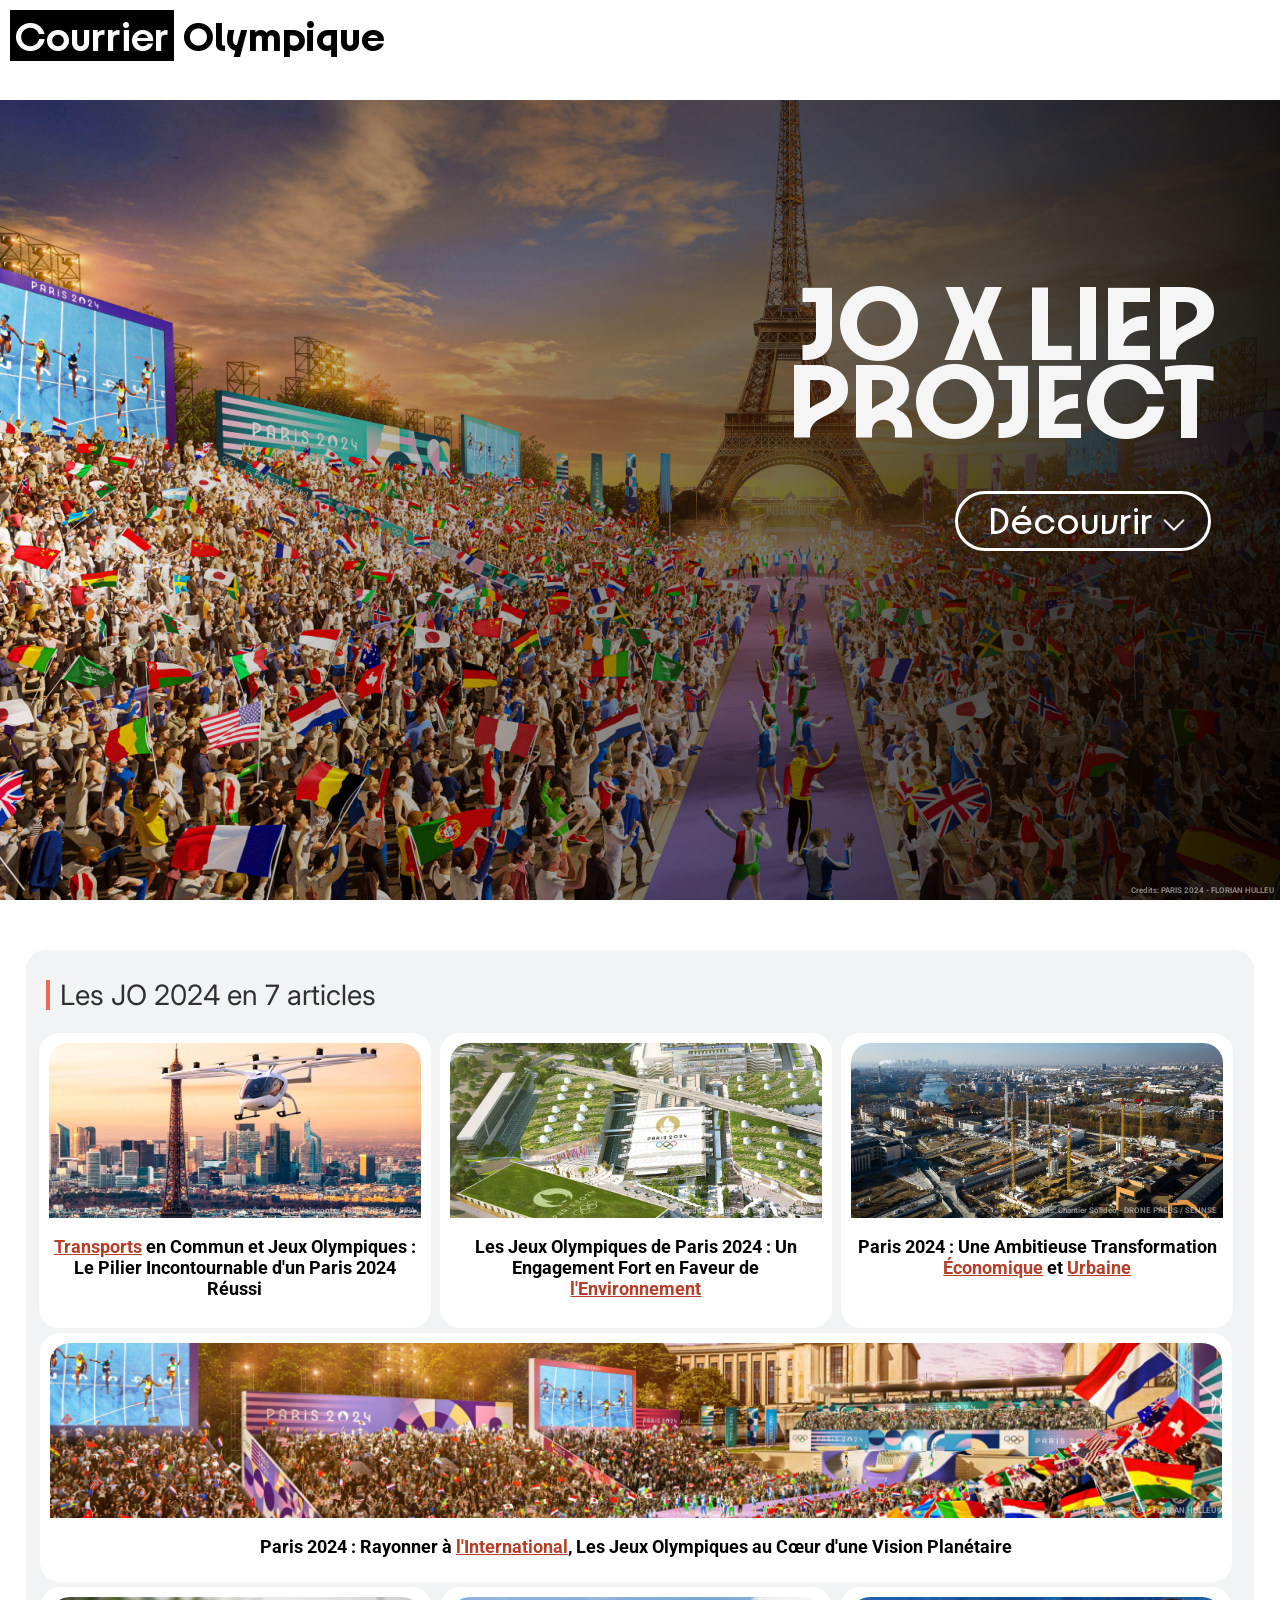
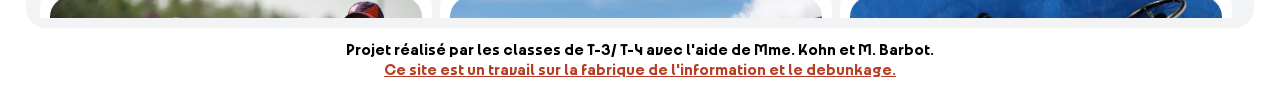
<file: index.html>
<!DOCTYPE html>
<head>
    <link rel="stylesheet" type="text/css" href="styles.css">
    <title>JO_2024&times;LIEP</title>
    <link rel="icon" href="image/placeholder.png">
    <script src="script.js"></script>
</head>
<body>
<div class="img-credit">
<section class="landing">
    <div class="topbar">
        <div class="title-wrapper" onclick="location.href='index.html';">
            <h1 class="title"><mark>Courrier</mark> Olympique</h1>
        </div>
    </div>
    <div class="landing-image"><h1>JO X LIEP<br>PROJECT</h1><button class="button" onclick="smoothScroll(document.getElementById('article'))">D&eacute;couvrir<img src="image/down-arrow.png" class="arrow"></button></div>
</section>
<h1 class="credits">Credits: PARIS 2024 - FLORIAN HULLEU</h1>
</div>
<div id="homescreen">
    <section class="article" id="article">
    <h1 class="headline">Les JO 2024 en 7 articles</h1>
        <div class="scroller">
        <div class="wrapper1">
            <div id="id1" onclick="location.href='articles/one.html';">
                <div class="img-credit">
                <img src="image/transports-placeholder.png" alt="img1" class="image">
                <h1 class="credits">Credits: Volocopter - SIPA PRESS / SIPA<h1>
                </div>
                <h1><span>Transports</span> en Commun et Jeux Olympiques : Le Pilier Incontournable d'un Paris 2024 R&eacute;ussi</h1>
            </div>
            <div id="id2" onclick="location.href='articles/two.html';">
                <div class="img-credit">
                <img src="image/Ecologiev2.png" alt="img2" class="image">
                <h1 class="credits">Credits: Arena Paris Sud - PARIS 2024<h1>
                </div>
                <h1>Les Jeux Olympiques de Paris 2024 : Un Engagement Fort en Faveur de <span>l'Environnement</span></h1>
            </div>
            <div id="id3" onclick="location.href='articles/three.html';">
                <div class="img-credit">
                <img src="image/constructions.png" alt="img3" class="image">
                <h1 class="credits">Credits: Chantier Solideo - DRONE PRESS / SENNSE<h1>
                </div>
                <h1>Paris 2024 : Une Ambitieuse Transformation <span>&Eacute;conomique</span> et <span>Urbaine</span></h1>
            </div>
        </div>
        <div class="wrapper2">
            <div id="id4" onclick="location.href='articles/four.html';">
                <div class="img-credit">
                <img src="image/International.png" alt="img4" class="image">
                <h1 class="credits">Credits: PARIS 2024 - FLORIAN HULLEU<h1>
                </div>
                <h1>Paris 2024 : Rayonner &agrave; <span>l'International</span>, Les Jeux Olympiques au C&oelig;ur d'une Vision Plan&eacute;taire</h1>
            </div>
        </div>
        <div class="wrapper3">
            <div id="id5" onclick="location.href='articles/five.html';">
                <div class="img-credit">
                <img src="image/Benevoles.png" alt="img5" class="image">
                <h1 class="credits">Credits: Benevoles JO - GETTY IMAGES/JEFF MITCHEL<h1>
                </div>
                <h1><span>Jeunesse</span> et <span>B&eacute;n&eacute;volat</span> aux Jeux Olympiques 2024</h1>
            </div>
            <div id="id6" onclick="location.href='articles/six.html';">
                <div class="img-credit">
                <img src="image/sante.png" alt="img6" class="image">
                <h1 class="credits">Credits: Siege Aubervilliers - HJBC / Shutterstock<h1>
                </div>
                <h1 style="text-wrap:pretty;">Assister aux JO 2024 : se sentir plus heureux? <span>Sant&eacute;</span> et JO</h1>
            </div>
            <div id="id7" onclick="location.href='articles/seven.html';">
                <div class="img-credit">
                <img src="image/Paralympiques.png" alt="img7" class="image">
                <h1 class="credits">Credits: Jeux Paralympiques - PARIS 2024<h1>
                </div>
                <h1>L'arriv&eacute;e des <span>Paralympiques</span> en France: une avanc&eacute;e sociale</h1>
            </div>
        </div>
        </div>
    </section>
    <h1 class="bottom-credits">Projet r&eacute;alis&eacute; par les classes de T-3/ T-4 avec l'aide de Mme. Kohn et M. Barbot.<br><span>Ce site est un travail sur la fabrique de l'information et le debunkage.</span></h1>
</div>
</body>
</file>
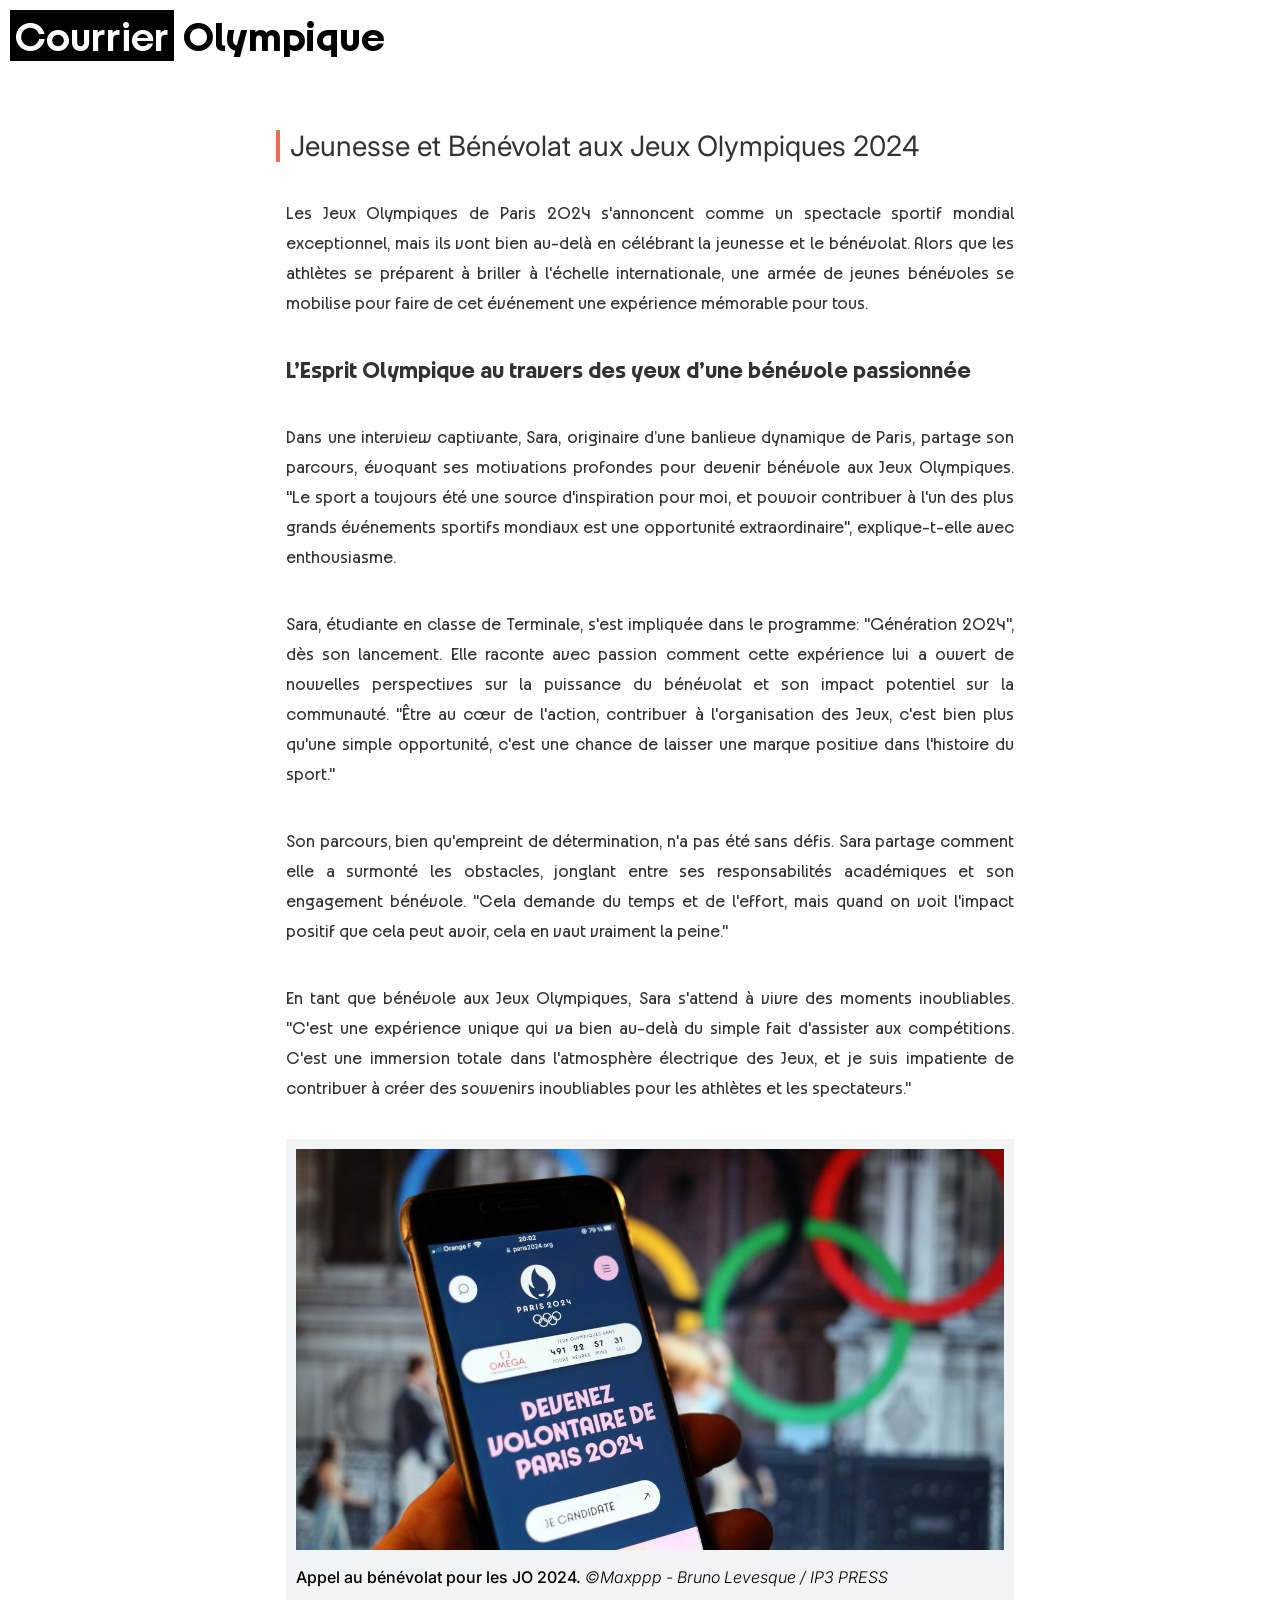
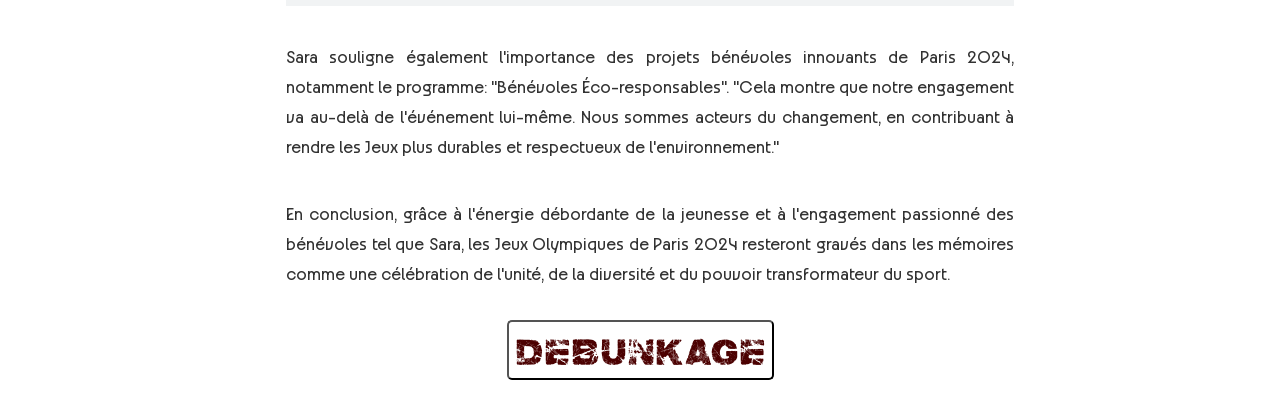
<file: five.html>
<!DOCTYPE html>
<head>
    <link rel="stylesheet" type="text/css" href="articles.css">
    <title>JO_2024&times;LIEP</title>
    <link rel="icon" href="image/placeholder.png">
    <script src="script.js"></script>
</head>
<body>
    <section class="landing">
        <div class="topbar">
            <div class="title-wrapper" onclick="location.href='index.html';">
                <h1 class="title"><mark>Courrier</mark> Olympique</h1>
            </div>
            <div class="off-screen-menu">
                <h1>Glossaire des biais</h1>
                <video class="video" style="display:none" poster="image/thumbnail-cadrage.png" controls>
                    <source src="image/Effet-cadrage.mp4" type="video/mp4">
                </video>
                <video class="video1" style="display:none" poster="image/thumbnail-tache.png" controls>
                    <source src="image/Tache-aveugle.mp4" type="video/mp4">
                </video>
                <video class="video2" style="display:none" poster="image/thumbnail-selection.png" controls>
                    <source src="image/Biais-selection.mp4" type="video/mp4">
                </video>
                <video class="video3" style="display:none" poster="image/thumbnail-disponibilite.png" controls>
                    <source src="image/Biais-disponibilite.mp4" type="video/mp4">
                </video>
                <video class="video4" style="display:none" poster="image/thumbnail-cynisme.png" controls>
                    <source src="image/Cynisme-naif.mp4" type="video/mp4">
                </video>
                <video class="video5" style="display:none" poster="image/thumbnail-ancrage.png" controls>
                    <source src="image/Biais-ancrage.mp4" type="video/mp4">
                </video>
            </div>
            <div class="ham-menu">
                <img src="image/clapperboard.png" class="vidicon">
                <h1 class="ham-menu-text">Glossaire des biais!</h1>
            </div>
        </div>
    </section>
    <div id="homescreen">
        <section class="article">
            <h1 class="headline">Jeunesse et B&eacute;n&eacute;volat aux Jeux Olympiques 2024</h1>
            <p class="cont_article">Les Jeux Olympiques de Paris 2024 s'annoncent comme un spectacle sportif mondial
                exceptionnel, mais ils vont bien au-del&agrave; en c&eacute;l&eacute;brant la jeunesse et le b&eacute;n&eacute;volat. Alors que
                les athl&egrave;tes se pr&eacute;parent &agrave; briller &agrave; l'&eacute;chelle internationale, une arm&eacute;e de jeunes b&eacute;n&eacute;voles
                se mobilise pour faire de cet &eacute;v&eacute;nement une exp&eacute;rience m&eacute;morable pour tous.</p>
            <h2>L&rsquo;Esprit Olympique au travers des yeux d&rsquo;une b&eacute;n&eacute;vole passionn&eacute;e</h2>
            <p class="cont_article">Dans une interview captivante, Sara, originaire d&rsquo;une banlieue dynamique de Paris, partage
                son parcours, &eacute;voquant ses motivations profondes pour devenir b&eacute;n&eacute;vole aux Jeux
                Olympiques. &quot;Le sport a toujours &eacute;t&eacute; une source d'inspiration pour moi, et pouvoir contribuer
                &agrave; l'un des plus grands &eacute;v&eacute;nements sportifs mondiaux est une opportunit&eacute; extraordinaire&quot;,
                explique-t-elle avec enthousiasme.</p>
            <p class="cont_article">Sara, &eacute;tudiante en classe de Terminale, s'est impliqu&eacute;e dans le programme: &quot;G&eacute;n&eacute;ration
                2024&quot;, d&egrave;s son lancement. Elle raconte avec passion comment cette exp&eacute;rience lui a ouvert
                de nouvelles perspectives sur la puissance du b&eacute;n&eacute;volat et son impact potentiel sur la
                communaut&eacute;. &quot;&Ecirc;tre au c&oelig;ur de l'action, contribuer &agrave; l'organisation des Jeux, c'est bien plus
                qu'une simple opportunit&eacute;, c'est une chance de laisser une marque positive dans l'histoire du
                sport.&quot;</p>
            <p class="cont_article">Son parcours, bien qu'empreint de d&eacute;termination, n'a pas &eacute;t&eacute; sans d&eacute;fis. Sara partage
                comment elle a surmont&eacute; les obstacles, jonglant entre ses responsabilit&eacute;s acad&eacute;miques et
                son engagement b&eacute;n&eacute;vole. &quot;Cela demande du temps et de l'effort, mais quand on voit
                l'impact positif que cela peut avoir, cela en vaut vraiment la peine.&quot;</p>
            <p class="cont_article">En tant que b&eacute;n&eacute;vole aux Jeux Olympiques, Sara s'attend &agrave; vivre des moments inoubliables.
                &quot;C'est une exp&eacute;rience unique qui va bien au-del&agrave; du simple fait d'assister aux comp&eacute;titions.
                C'est une immersion totale dans l'atmosph&egrave;re &eacute;lectrique des Jeux, et je suis impatiente de
                contribuer &agrave; cr&eacute;er des souvenirs inoubliables pour les athl&egrave;tes et les spectateurs.&quot;</p>
            <div class="article-img-box">
                <img src="image/Benevoles-article-img-1.jpg" class="article-img">
                <h1>Appel au b&eacute;n&eacute;volat pour les JO 2024. <span>&copy;Maxppp - Bruno Levesque / IP3 PRESS</span></h1>
            </div>
            <p class="cont_article">Sara souligne &eacute;galement l'importance des projets b&eacute;n&eacute;voles innovants de Paris 2024,
                notamment le programme: &quot;B&eacute;n&eacute;voles &Eacute;co-responsables&quot;. &quot;Cela montre que notre engagement va au-del&agrave; de l'&eacute;v&eacute;nement lui-m&ecirc;me. Nous sommes acteurs du changement,
                en contribuant &agrave; rendre les Jeux plus durables et respectueux de l'environnement.&quot;</p>
            <p class="cont_article">En conclusion, gr&acirc;ce &agrave; l'&eacute;nergie d&eacute;bordante de la jeunesse et &agrave; l'engagement passionn&eacute;
                des b&eacute;n&eacute;voles tel que Sara, les Jeux Olympiques de Paris 2024 resteront grav&eacute;s dans les
                m&eacute;moires comme une c&eacute;l&eacute;bration de l'unit&eacute;, de la diversit&eacute; et du pouvoir transformateur du
                sport.</p>
            <div class="cont_debunk" id="debunk">
                <div class="debunk-logo-text">
                <img src="image/exclamation-sign.png" class="exclamation">
                <p class="debunk-Title">DEBUNKAGE</p>
                </div>
                <p class="text_debunk">Parce qu'il s'agit d'une interview, l&rsquo;article n&rsquo;explique rien de pr&eacute;cis et ne se repose pas sur des exemples concrets concernant l&rsquo;engagement de Sara.
                    L&rsquo;article n&rsquo;informe pas le lecteur sur la r&eacute;elle place donn&eacute;e aux jeunes et aux b&eacute;n&eacute;voles dans l&rsquo;organisation
                    des Jeux Olympiques.</p>
            </div>
            <button class="debunking-button" onclick="Debunk()">DEBUNKAGE</button>
        </section>
    </div>
</body>
</file>
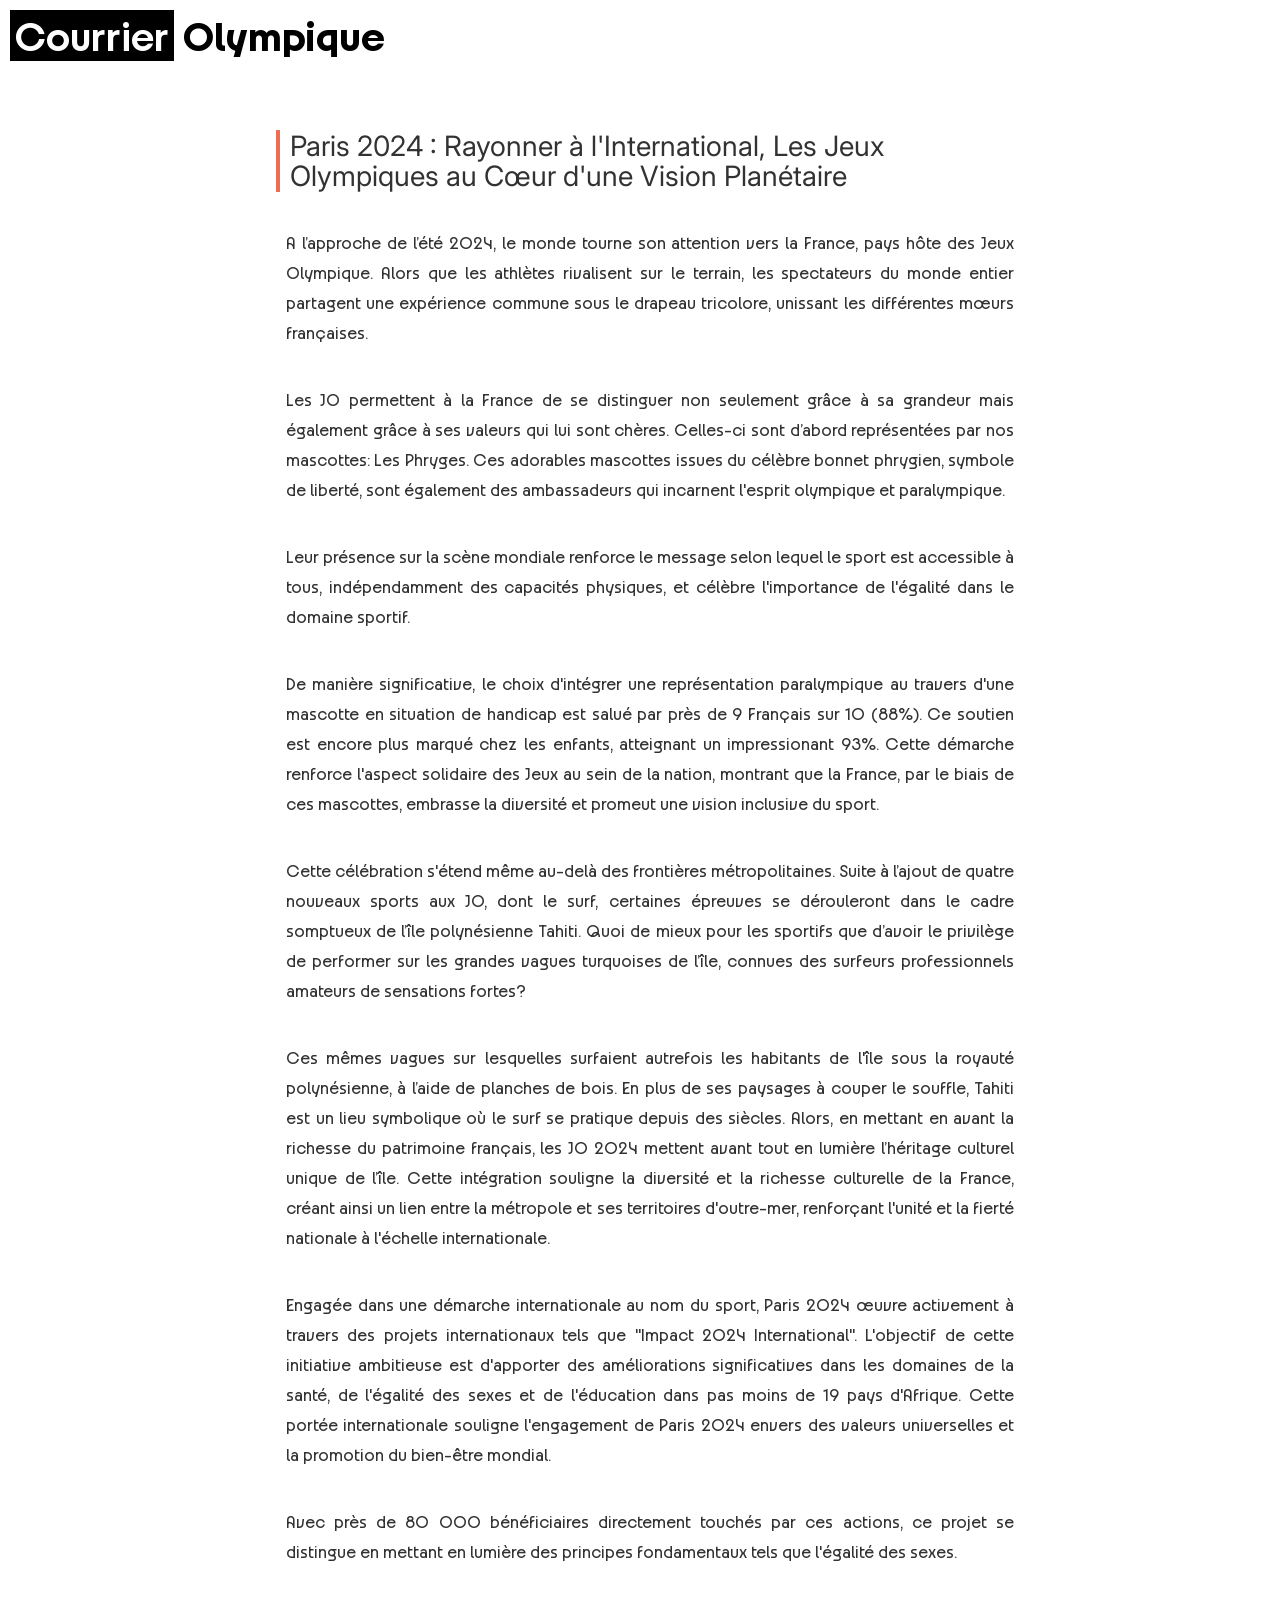
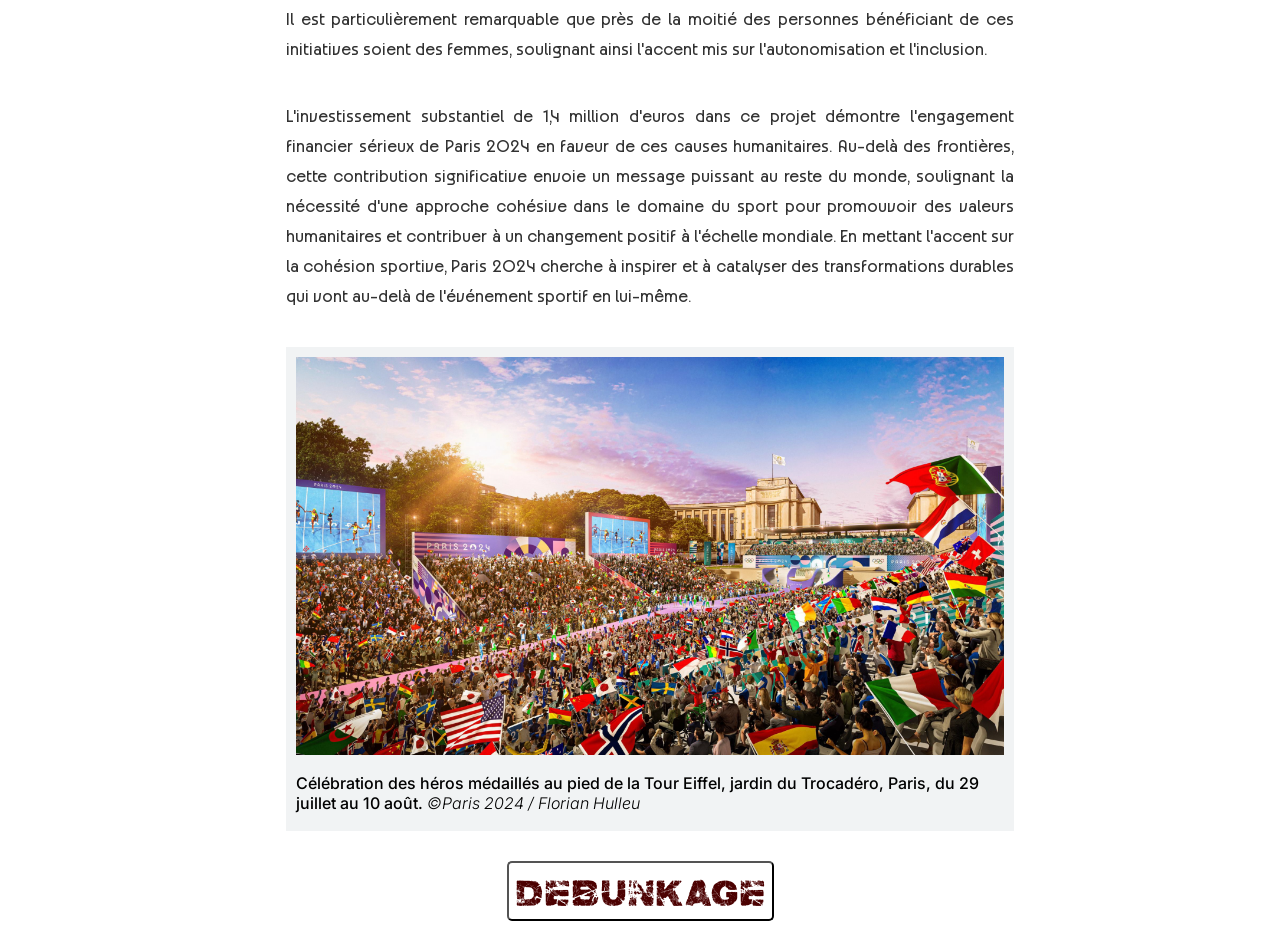
<file: four.html>
<!DOCTYPE html>
<head>
    <link rel="stylesheet" type="text/css" href="articles.css">
    <title>JO_2024&times;LIEP</title>
    <link rel="icon" href="image/placeholder.png">
    <script src="script.js"></script>
</head>
<body>
    <section class="landing">
        <div class="topbar">
            <div class="title-wrapper" onclick="location.href='index.html';">
                <h1 class="title"><mark>Courrier</mark> Olympique</h1>
            </div>
            <div class="off-screen-menu">
                <h1>Glossaire des biais</h1>
                <video class="video" style="display:none" poster="image/thumbnail-cadrage.png" controls>
                    <source src="image/Effet-cadrage.mp4" type="video/mp4">
                </video>
                <video class="video1" style="display:none" poster="image/thumbnail-tache.png" controls>
                    <source src="image/Tache-aveugle.mp4" type="video/mp4">
                </video>
                <video class="video2" style="display:none" poster="image/thumbnail-selection.png" controls>
                    <source src="image/Biais-selection.mp4" type="video/mp4">
                </video>
                <video class="video3" style="display:none" poster="image/thumbnail-disponibilite.png" controls>
                    <source src="image/Biais-disponibilite.mp4" type="video/mp4">
                </video>
                <video class="video4" style="display:none" poster="image/thumbnail-cynisme.png" controls>
                    <source src="image/Cynisme-naif.mp4" type="video/mp4">
                </video>
                <video class="video5" style="display:none" poster="image/thumbnail-ancrage.png" controls>
                    <source src="image/Biais-ancrage.mp4" type="video/mp4">
                </video>
            </div>
            <div class="ham-menu">
                <img src="image/clapperboard.png" class="vidicon">
                <h1 class="ham-menu-text">Glossaire des biais!</h1>
            </div>
        </div>
    </section>
    <div id="homescreen">
        <section class="article">
            <h1 class="headline">Paris 2024 : Rayonner &agrave; l'International, Les Jeux Olympiques au
                C&oelig;ur d'une Vision Plan&eacute;taire</h1>
                <div class="cont_debunk" id="debunk">
                    <div class="debunk-logo-text">
                    <img src="image/exclamation-sign.png" class="exclamation">
                    <p class="debunk-Title">DEBUNKAGE</p>
                    </div>
                    <p class="text_debunk">Dans notre article, nous ne manipulons pas r&eacute;ellement les informations. Cependant, la
                        formulation des phrases rend l&rsquo;article probl&eacute;matique. De plus, pour &eacute;crire notre article nous
                        nous sommes uniquement bas&eacute;es sur des sources venant du site des Jeux olympiques de
                        Paris&hellip; Or, on sait que le travail d&rsquo;un journaliste est de m&eacute;langer et croiser les sources.
                        </p>
                </div>
                <p class="cont_article">A l&rsquo;approche de l&rsquo;&eacute;t&eacute; 2024, le monde tourne son attention vers la France, pays h&ocirc;te des
                    Jeux Olympique. Alors que les athl&egrave;tes rivalisent sur le terrain, les spectateurs du monde
                    entier partagent une exp&eacute;rience commune sous le drapeau tricolore, unissant les diff&eacute;rentes
                    m&oelig;urs fran&ccedil;aises.</p>
                <div class="cont_debunk" id="debunk1">
                    <div class="debunk-logo-text">
                    <img src="image/exclamation-sign.png" class="exclamation">
                    <p class="debunk-Title">DEBUNKAGE</p>
                    </div>
                    <p class="text_debunk">Ces phrases mettent un avant un sentiment d&rsquo;unit&eacute; et des valeurs id&eacute;alis&eacute;es, cherchant &agrave; influencer l'opinion
                        sur la port&eacute;e sociale des Jeux Olympiques.</p>
                </div>
                <p class="cont_article">Les JO permettent &agrave; la France de se distinguer non seulement gr&acirc;ce &agrave; sa grandeur
                    mais &eacute;galement gr&acirc;ce &agrave; ses valeurs qui lui sont ch&egrave;res. Celles-ci sont d&rsquo;abord repr&eacute;sent&eacute;es
                    par nos mascottes: Les Phryges. Ces adorables mascottes issues du c&eacute;l&egrave;bre bonnet
                    phrygien, symbole de libert&eacute;, sont &eacute;galement des ambassadeurs qui incarnent l'esprit
                    olympique et paralympique.</p>
                <div class="cont_debunk" id="debunk2">
                    <div class="debunk-logo-text">
                    <img src="image/exclamation-sign.png" class="exclamation">
                    <p class="debunk-Title">DEBUNKAGE</p>
                    </div>
                    <p class="text_debunk">En utilisant les termes &quot;grandeur&quot; et &quot;valeurs ch&egrave;res&quot; de la France, on essaye de valoriser le plus
                        possible la France afin de renforcer l'image positive du pays.</p>
                    <p class="text_debunk">En qualifiant les mascottes &ldquo;d&rsquo;adorables&rdquo; et en les associant &agrave; l&rsquo;&eacute;galit&eacute;, on vient cr&eacute;er un
                        sentiment d&rsquo;union ainsi que donner une connotation positive &agrave; l&rsquo;&eacute;v&egrave;nement.</p>
                </div>
                <p class="cont_article">Leur pr&eacute;sence sur la sc&egrave;ne mondiale renforce le message selon lequel le sport est
                    accessible &agrave; tous, ind&eacute;pendamment des capacit&eacute;s physiques, et c&eacute;l&egrave;bre l'importance de
                    l'&eacute;galit&eacute; dans le domaine sportif.</p>
                <p class="cont_article">De mani&egrave;re significative, le choix d'int&eacute;grer une repr&eacute;sentation paralympique au travers
                    d'une mascotte en situation de handicap est salu&eacute; par pr&egrave;s de 9 Fran&ccedil;ais sur 10 (88%). Ce
                    soutien est encore plus marqu&eacute; chez les enfants, atteignant un impressionant 93%. Cette
                    d&eacute;marche renforce l'aspect solidaire des Jeux au sein de la nation, montrant que la France,
                    par le biais de ces mascottes, embrasse la diversit&eacute; et promeut une vision inclusive du sport.</p>

                <div class="cont_debunk" id="debunk3">
                    <div class="debunk-logo-text">
                    <img src="image/exclamation-sign.png" class="exclamation">
                    <p class="debunk-Title">DEBUNKAGE</p>
                    </div>
                    <p class="text_debunk">L'utilisation de termes comme &quot;de mani&egrave;re significative&quot; et &quot;est salu&eacute;&quot; montre une appr&eacute;ciation
                        positive du choix d'int&eacute;grer une mascotte en situation de handicap, soulignant ainsi les &ldquo;valeurs
                        Fran&ccedil;aise&rdquo;. De plus, l'utilisation de l'adjectif &quot;impressionnant&quot; renforce la perception positive du
                        pays et l&rsquo;id&eacute;e d&rsquo;union et d&rsquo;&eacute;galit&eacute; en mettant en avant le fort niveau d'approbation, notamment
                        chez les enfants.</p>
                    <p class="text_debunk">Ici, la donn&eacute;e ne sert pas &agrave; grand-chose en r&eacute;alit&eacute; puisqu&rsquo;elle ne prouve en rien de l&rsquo;inclusivit&eacute; des
                        JO mais plus l&rsquo;avis positif des Fran&ccedil;ais sur celle-ci. Cependant, le fait qu&rsquo;il y ait un nombre
                        important de Fran&ccedil;ais qui adh&egrave;rent &agrave; l&rsquo;accueil des paralympiques met en avant l&rsquo;aspect positif de
                        l&rsquo;organisation de ces jeux. Ainsi, les chiffres servent &agrave; renforcer l&rsquo;id&eacute;e que la soci&eacute;t&eacute; est en faveur
                        de l'inclusivit&eacute; et de la diversit&eacute; et donc mettent en avant la France.</p>
                </div>
                <p class="cont_article">Cette c&eacute;l&eacute;bration s'&eacute;tend m&ecirc;me au-del&agrave; des fronti&egrave;res m&eacute;tropolitaines. Suite &agrave; l&rsquo;ajout
                    de quatre nouveaux sports aux JO, dont le surf, certaines &eacute;preuves se d&eacute;rouleront dans le
                    cadre somptueux de l&rsquo;&icirc;le polyn&eacute;sienne Tahiti. Quoi de mieux pour les sportifs que d&rsquo;avoir le
                    privil&egrave;ge de performer sur les grandes vagues turquoises de l&rsquo;&icirc;le, connues des surfeurs
                    professionnels amateurs de sensations fortes?</p>
                <div class="cont_debunk" id="debunk4">
                    <div class="debunk-logo-text">
                    <img src="image/exclamation-sign.png" class="exclamation">
                    <p class="debunk-Title">DEBUNKAGE</p>
                    </div>
                    <p class="text_debunk">Il s'agit d'une question rh&eacute;torique. En effet, ici, on
                        insinue qu&rsquo;il n&rsquo;y a rien de mieux pour les sportifs que de profiter du cadre exceptionnel qui leur est
                        offert gr&acirc;ce aux JO 2024 organis&eacute;s par la France. Cette question permet alors d&rsquo;accorder la vision
                        du lecteur &agrave; celle de l&rsquo;&eacute;crivain, qui n&rsquo;est autre que le fait que tout le monde r&ecirc;verait d&rsquo;effectuer son
                        sport pr&eacute;f&eacute;r&eacute; dans un cadre paradisiaque.</p>
                </div>
                <p class="cont_article">Ces m&ecirc;mes vagues sur lesquelles surfaient autrefois les habitants de l'&icirc;le sous la royaut&eacute;
                    polyn&eacute;sienne, &agrave; l&rsquo;aide de planches de bois. En plus de ses paysages &agrave; couper le souffle,
                    Tahiti est un lieu symbolique o&ugrave; le surf se pratique depuis des si&egrave;cles. Alors, en mettant en
                    avant la richesse du patrimoine fran&ccedil;ais, les JO 2024 mettent avant tout en lumi&egrave;re
                    l&rsquo;h&eacute;ritage culturel unique de l&rsquo;&icirc;le. Cette int&eacute;gration souligne la diversit&eacute; et la richesse
                    culturelle de la France, cr&eacute;ant ainsi un lien entre la m&eacute;tropole et ses territoires d'outre-mer,
                    renfor&ccedil;ant l'unit&eacute; et la fiert&eacute; nationale &agrave; l'&eacute;chelle internationale.</p>
                <p class="cont_article">Engag&eacute;e dans une d&eacute;marche internationale au nom du sport, Paris 2024 &oelig;uvre
                    activement &agrave; travers des projets internationaux tels que &quot;Impact 2024 International&quot;.
                    L'objectif de cette initiative ambitieuse est d'apporter des am&eacute;liorations significatives dans
                    les domaines de la sant&eacute;, de l'&eacute;galit&eacute; des sexes et de l'&eacute;ducation dans pas moins de 19
                    pays d'Afrique. Cette port&eacute;e internationale souligne l'engagement de Paris 2024 envers des
                    valeurs universelles et la promotion du bien-&ecirc;tre mondial.</p>
                <div class="cont_debunk" id="debunk5">
                    <div class="debunk-logo-text">
                    <img src="image/exclamation-sign.png" class="exclamation">
                    <p class="debunk-Title">DEBUNKAGE</p>
                    </div>
                    <p class="text_debunk">Nous avons utilis&eacute; un effet de cadrage, qui consiste &agrave; influencer la perception que le
                        lecteur peut avoir d&rsquo;une information par la connotation positive ou n&eacute;gative &agrave; laquelle elle est
                        associ&eacute;e. Ici, une connotation positive est donn&eacute;e au nombre de pays Africains aid&eacute;s par
                        l&rsquo;initiative. L&rsquo;expression &ldquo;pas moins de&rdquo; amplifie la grandeur du chiffre et donne alors un effet
                        grandiose &agrave; l&rsquo;initiative. En plus, cette donn&eacute;e montre l&rsquo;implication tr&egrave;s ambitieuse de la France &agrave;
                        r&eacute;gler d&rsquo;importants probl&egrave;mes (sant&eacute;, &eacute;ducation, &eacute;galit&eacute; des sexes) profond&eacute;ment ancr&eacute;s dans les
                        soci&eacute;t&eacute;s des 19 pays Africains concern&eacute;s par ces mesures depuis des g&eacute;n&eacute;rations. Bien que
                        l&rsquo;ambition soit bonne, elle est id&eacute;alis&eacute;e car il est impossible pour la France d&rsquo;apporter autant de
                        changements significatifs et dans autant de pays.</p>
                </div>
                <p class="cont_article">Avec pr&egrave;s de 80 000 b&eacute;n&eacute;ficiaires directement touch&eacute;s par ces actions, ce projet se
                    distingue en mettant en lumi&egrave;re des principes fondamentaux tels que l'&eacute;galit&eacute; des sexes.</p>
                <div class="cont_debunk" id="debunk6">
                    <div class="debunk-logo-text">
                    <img src="image/exclamation-sign.png" class="exclamation">
                    <p class="debunk-Title">DEBUNKAGE</p>
                    </div>
                    <p class="text_debunk">En r&eacute;alit&eacute;, il n&rsquo;y a que 77 469 b&eacute;n&eacute;ficiaires. Arrondir ce chiffre &agrave; 80 000 comme nous l&rsquo;avons fait
                        permet de tout d&rsquo;abord de mentir sur le nombre r&eacute;el de b&eacute;n&eacute;ficiaires qui est inf&eacute;rieur, mais aussi
                        de renvoyer une image forte car le chiffre rond de 80 000 qui se rapproche de 100 000. Alors, cela
                        permet de souligner l&rsquo;impact positif qu&rsquo;ont les JO sur les individus (ici les b&eacute;n&eacute;ficiaires).</p>
                </div>
                <p class="cont_article">Il est particuli&egrave;rement remarquable que pr&egrave;s de la moiti&eacute; des personnes b&eacute;n&eacute;ficiant de ces
                    initiatives soient des femmes, soulignant ainsi l'accent mis sur l'autonomisation et l'inclusion.</p>
                <div class="cont_debunk" id="debunk7">
                    <div class="debunk-logo-text">
                    <img src="image/exclamation-sign.png" class="exclamation">
                    <p class="debunk-Title">DEBUNKAGE</p>
                    </div>
                    <p class="text_debunk">
                        Ce chiffre est bien &eacute;videmment manipul&eacute;. En effet, la moiti&eacute; de la population sont des femmes,
                        ainsi il est sp&eacute;cifi&eacute; que la moiti&eacute; des b&eacute;n&eacute;ficiaires sont des femmes pour manipuler les opinions
                        publique afin de s'aligner &agrave; des valeurs &eacute;galitaires.</p>
                </div>
                <p class="cont_article">L'investissement substantiel de 1,4 million d'euros dans ce projet d&eacute;montre l'engagement
                    financier s&eacute;rieux de Paris 2024 en faveur de ces causes humanitaires. Au-del&agrave; des
                    fronti&egrave;res, cette contribution significative envoie un message puissant au reste du monde,
                    soulignant la n&eacute;cessit&eacute; d'une approche coh&eacute;sive dans le domaine du sport pour promouvoir
                    des valeurs humanitaires et contribuer &agrave; un changement positif &agrave; l'&eacute;chelle mondiale. En
                    mettant l'accent sur la coh&eacute;sion sportive, Paris 2024 cherche &agrave; inspirer et &agrave; catalyser des
                    transformations durables qui vont au-del&agrave; de l'&eacute;v&eacute;nement sportif en lui-m&ecirc;me.</p>
                <div class="article-img-box">
                    <img src="image/International.png" class="article-img">
                    <h1>C&eacute;l&eacute;bration des h&eacute;ros m&eacute;daill&eacute;s au pied de la Tour Eiffel, jardin du Trocad&eacute;ro, Paris, du 29 juillet au 10 ao&ucirc;t.
                     <span>&copy;Paris 2024 / Florian Hulleu</span></h1>
                </div>
                <div class="cont_debunk" id="debunk8">
                    <div class="debunk-logo-text">
                    <img src="image/exclamation-sign.png" class="exclamation">
                    <p class="debunk-Title">DEBUNKAGE</p>
                    </div>
                    <p class="text_debunk">Cette image est fictive. En effet, elle pr&eacute;sente une sc&egrave;ne qui ne s'est m&ecirc;me pas encore
                        d&eacute;roul&eacute;e. Sur l&rsquo;image on peut apercevoir un cadre utopique avec le beau lev&eacute; du soleil et les
                        nombreux drapeaux montrant la diversit&eacute; des Jeux Olympiques. Cette image vient donc renforcer
                        l&rsquo;id&eacute;e d'unit&eacute; de l'&eacute;v&eacute;nement et donc mettre en avant les valeurs de la France en pr&eacute;sentant le
                        pays comme un pays inclusif, ouvert &agrave; la diversit&eacute;, et r&eacute;solument engag&eacute; dans la promotion de
                        l'&eacute;galit&eacute; et de la solidarit&eacute; &agrave; travers les Jeux Olympiques. Une petite pr&eacute;cision est &eacute;galement
                        apport&eacute;e dans la l&eacute;gende de cette photo, avec la mention de la Tour Eiffel pour situer le parc, ce
                        qui insiste sur le cadre idyllique du lieu.</p>
                </div>
            <button class="debunking-button" onclick="Debunk()">DEBUNKAGE</button>
        </section>
    </div>
</body>
</file>
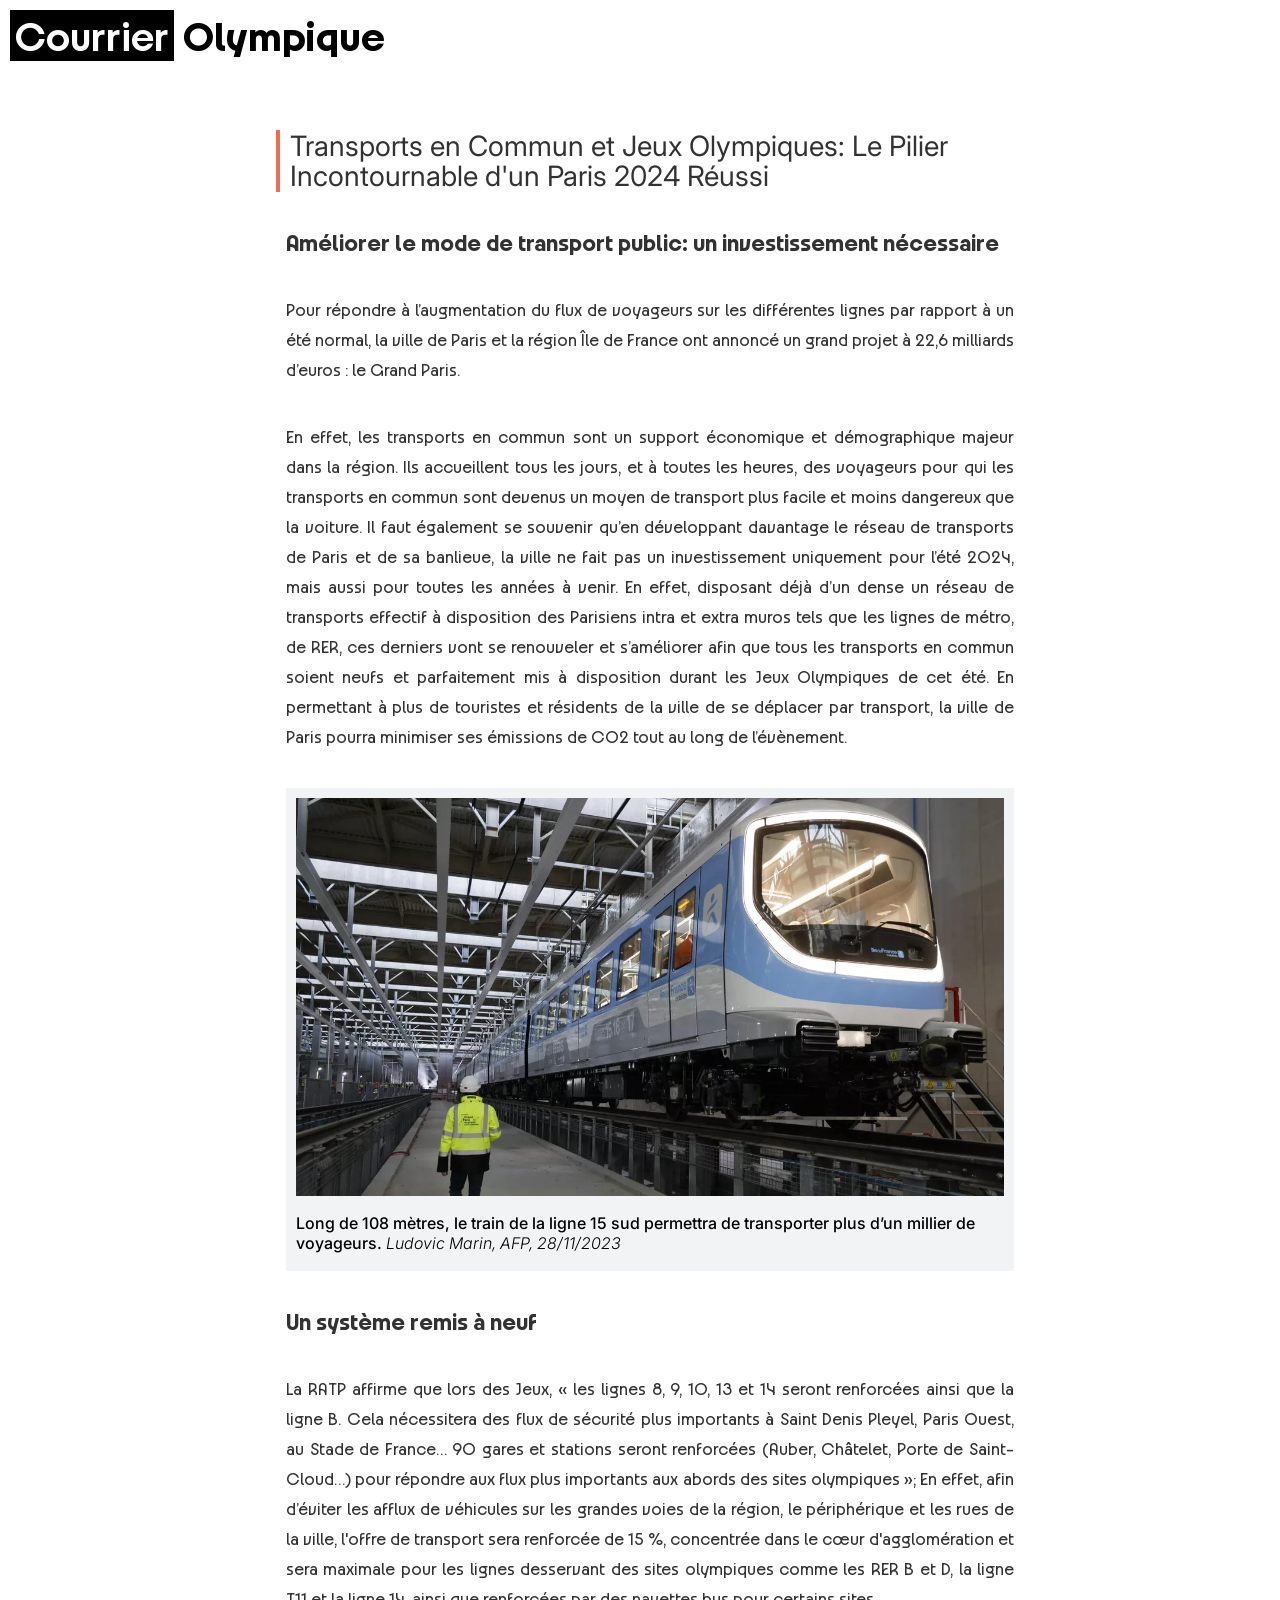
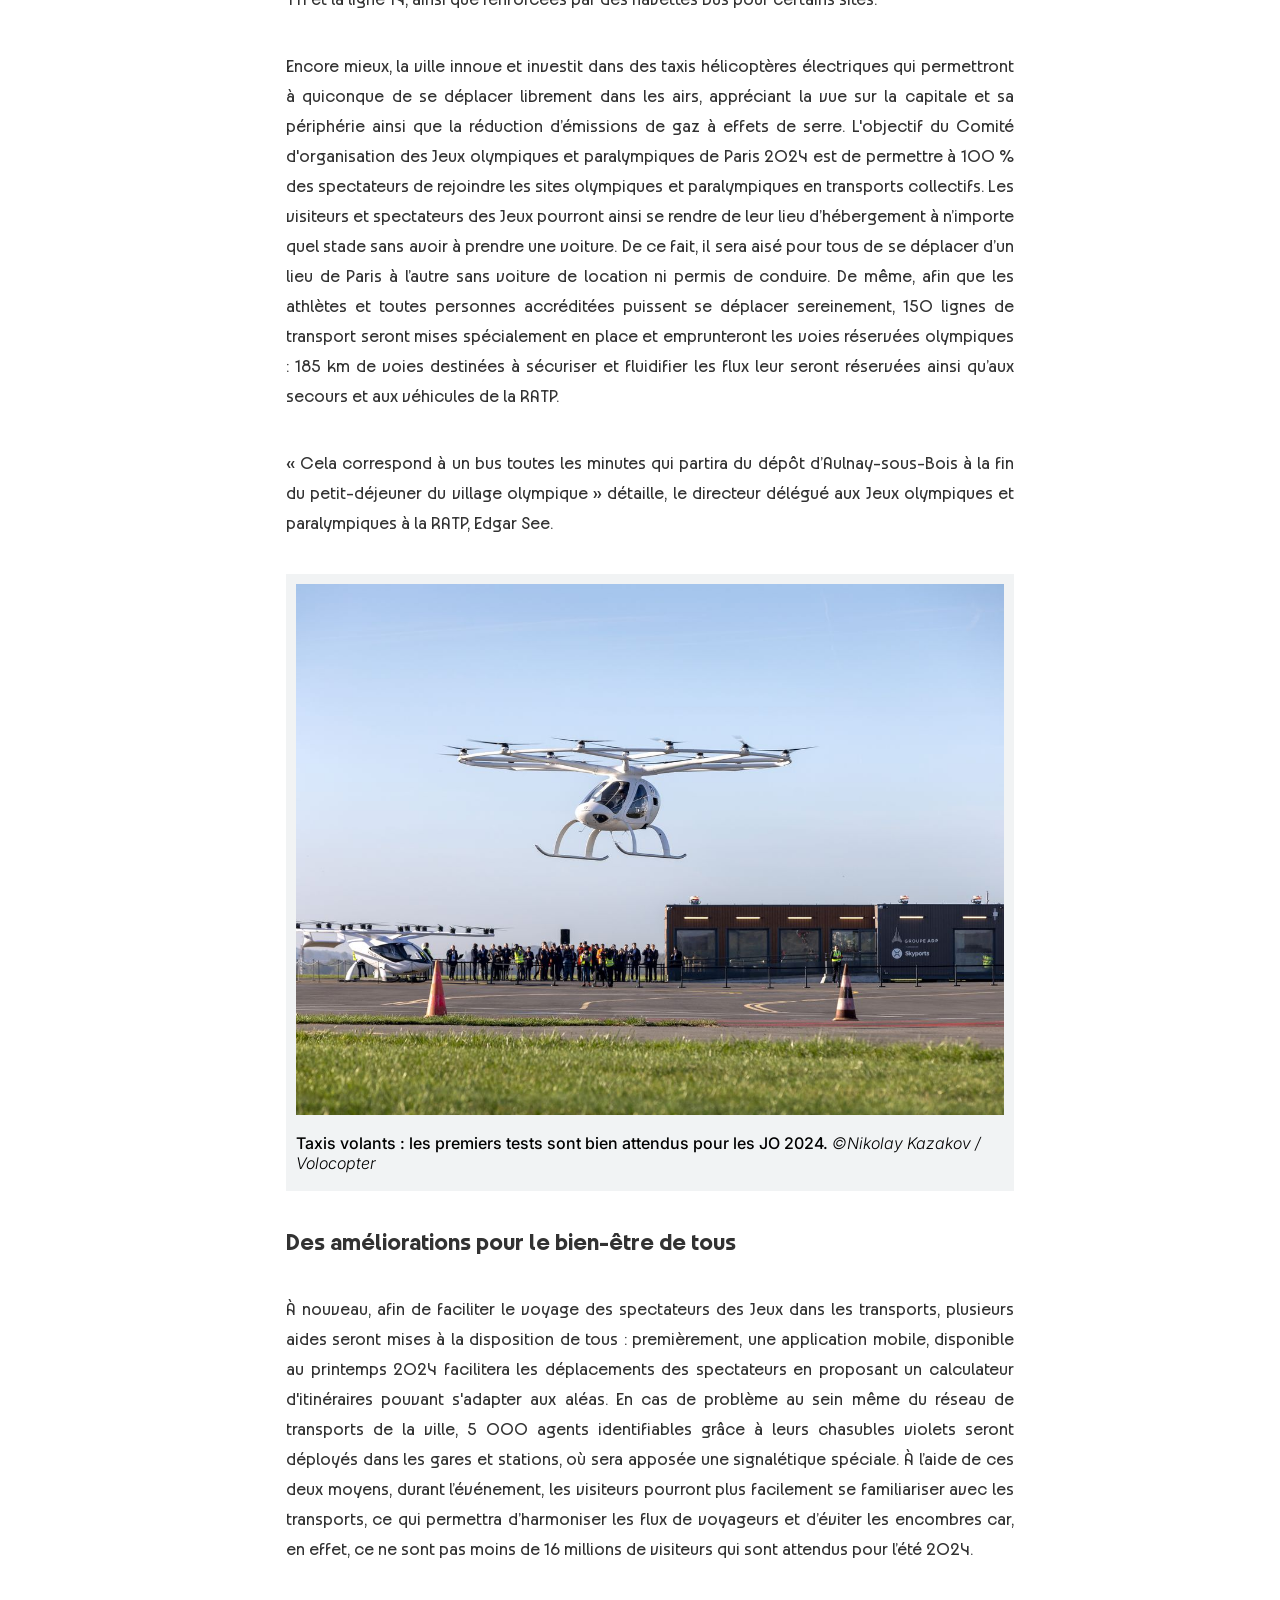
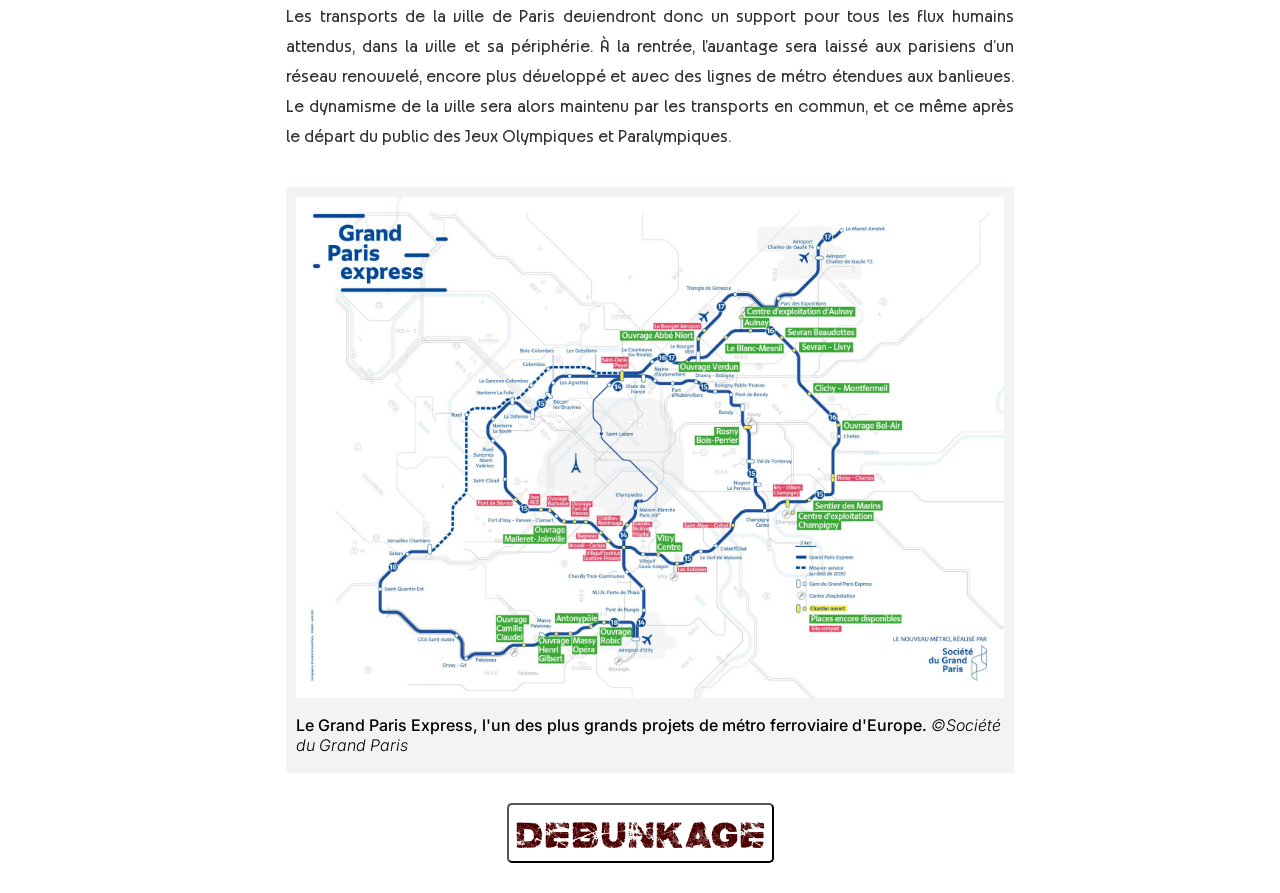
<file: one.html>
<!DOCTYPE html>
<head>
    <link rel="stylesheet" type="text/css" href="articles.css">
    <title>JO_2024&times;LIEP</title>
    <link rel="icon" href="image/placeholder.png">
    <script src="script.js"></script>
</head>
<body>
    <section class="landing">
        <div class="topbar">
            <div class="title-wrapper" onclick="location.href='index.html';">
                <h1 class="title"><mark>Courrier</mark> Olympique</h1>
            </div>
            <div class="off-screen-menu">
                <h1>Glossaire des biais</h1>
                <video class="video" style="display:none" poster="image/thumbnail-cadrage.png" controls>
                    <source src="image/Effet-cadrage.mp4" type="video/mp4">
                </video>
                <video class="video1" style="display:none" poster="image/thumbnail-tache.png" controls>
                    <source src="image/Tache-aveugle.mp4" type="video/mp4">
                </video>
                <video class="video2" style="display:none" poster="image/thumbnail-selection.png" controls>
                    <source src="image/Biais-selection.mp4" type="video/mp4">
                </video>
                <video class="video3" style="display:none" poster="image/thumbnail-disponibilite.png" controls>
                    <source src="image/Biais-disponibilite.mp4" type="video/mp4">
                </video>
                <video class="video4" style="display:none" poster="image/thumbnail-cynisme.png" controls>
                    <source src="image/Cynisme-naif.mp4" type="video/mp4">
                </video>
                <video class="video5" style="display:none" poster="image/thumbnail-ancrage.png" controls>
                    <source src="image/Biais-ancrage.mp4" type="video/mp4">
                </video>
            </div>
            <div class="ham-menu">
                <img src="image/clapperboard.png" class="vidicon">
                <h1 class="ham-menu-text">Glossaire des biais!</h1>
            </div>
        </div>
    </section>
    <div id="homescreen">
        <section class="article">
            <h1 class="headline">Transports en Commun et Jeux Olympiques: Le Pilier
                Incontournable d'un Paris 2024 R&eacute;ussi</h1>
            <h2>Am&eacute;liorer le mode de transport public: un investissement n&eacute;cessaire</h2>
            <p class="cont_article">
                Pour r&eacute;pondre &agrave; l&rsquo;augmentation du flux de voyageurs sur les diff&eacute;rentes lignes par rapport &agrave;
                un &eacute;t&eacute; normal, la ville de Paris et la r&eacute;gion &Icirc;le de France ont annonc&eacute; un grand projet &agrave; 22,6
                milliards d&rsquo;euros : le Grand Paris.
            </p>
            <div class="cont_debunk" id="debunk">
                <div class="debunk-logo-text">
                <img src="image/exclamation-sign.png" class="exclamation">
                <p class="debunk-Title">DEBUNKAGE</p>
                </div>
                <p class="text_debunk">Concernant les prix : 22,6 milliards d&rsquo;euros &eacute;taient initialement pr&eacute;vus mais pour parvenir &agrave;
                organiser des Jeux Olympiques fran&ccedil;ais d&egrave;s l'&eacute;t&eacute; prochain, il faudra mettre des moyens
                cons&eacute;quents sur la table au total : une enveloppe de 8,2 milliards d'euros sera n&eacute;cessaire en
                plus.</p>
            </div>
            <p class="cont_article">
                En effet, les transports en commun sont un support &eacute;conomique et d&eacute;mographique majeur dans la
                r&eacute;gion. Ils accueillent tous les jours, et &agrave; toutes les heures, des voyageurs pour qui les
                transports en commun sont devenus un moyen de transport plus facile et moins dangereux
                que la voiture. Il faut &eacute;galement se souvenir qu&rsquo;en d&eacute;veloppant davantage le r&eacute;seau de
                transports de Paris et de sa banlieue, la ville ne fait pas un investissement uniquement pour
                l&rsquo;&eacute;t&eacute; 2024, mais aussi pour toutes les ann&eacute;es &agrave; venir. En effet, disposant d&eacute;j&agrave; d&rsquo;un dense un
                r&eacute;seau de transports effectif &agrave; disposition des Parisiens intra et extra muros tels que les
                lignes de m&eacute;tro, de RER, ces derniers vont se renouveler et s&rsquo;am&eacute;liorer afin que tous les
                transports en commun soient neufs et parfaitement mis &agrave; disposition durant les Jeux
                Olympiques de cet &eacute;t&eacute;. En permettant &agrave; plus de touristes et r&eacute;sidents de la ville de se
                d&eacute;placer par transport, la ville de Paris pourra minimiser ses &eacute;missions de CO2 tout au long
                de l&rsquo;&eacute;v&egrave;nement.
            </p>
            <div class="article-img-box">
                <img src="image/Transport-article-img-1.png" class="article-img">
                <h1>Long de 108 m&egrave;tres, le train de la ligne 15 sud permettra de transporter plus d&rsquo;un millier de
                voyageurs. <span>Ludovic Marin, AFP, 28/11/2023</span></h1>
            </div>
            <h2>Un syst&egrave;me remis &agrave; neuf</h2>
            <p class="cont_article">
                La RATP affirme que lors des Jeux, &laquo; les lignes 8, 9, 10, 13 et 14 seront renforc&eacute;es ainsi que
                la ligne B. Cela n&eacute;cessitera des flux de s&eacute;curit&eacute; plus importants &agrave; Saint Denis Pleyel, Paris
                Ouest, au Stade de France&hellip; 90 gares et stations seront renforc&eacute;es (Auber, Ch&acirc;telet, Porte
                de Saint-Cloud&hellip;) pour r&eacute;pondre aux flux plus importants aux abords des sites olympiques &raquo;;
                En effet, afin d&rsquo;&eacute;viter les afflux de v&eacute;hicules sur les grandes voies de la r&eacute;gion, le
                p&eacute;riph&eacute;rique et les rues de la ville, l'offre de transport sera renforc&eacute;e de 15 %, concentr&eacute;e
                dans le c&oelig;ur d'agglom&eacute;ration et sera maximale pour les lignes desservant des sites
                olympiques comme les RER B et D, la ligne T11 et la ligne 14, ainsi que renforc&eacute;es par des
                navettes bus pour certains sites.
            </p>
            <div class="cont_debunk" id="debunk1">
                <div class="debunk-logo-text">
                <img src="image/exclamation-sign.png" class="exclamation">
                <p class="debunk-Title">DEBUNKAGE</p>
                </div>
                <p class="text_debunk">Les travaux ne sont pas termin&eacute;s (actuellement, 84 % des travaux des Jeux Olympiques de Paris 2024 sont
                achev&eacute;s), et il faut dire que dans sa candidature, la France avait fait preuve de beaucoup d'optimisme. Les
                porteurs du projet &quot;Paris 2024&quot; promettaient, au d&eacute;part, une liaison expresse entre Paris et l'a&eacute;roport
                Charles-de-Gaulle d&egrave;s 2024. Aujourd'hui, elle n'est pas attendue avant 2027. D'autres id&eacute;es ont depuis &eacute;t&eacute;
                rejet&eacute;es. De nouvelles lignes de m&eacute;tro devraient augmenter la capacit&eacute; de d&eacute;placement d'ici &agrave; 2024. Les
                porteurs de la candidature annon&ccedil;aient aussi un acc&egrave;s gratuit &agrave; l'ensemble du r&eacute;seau pour les d&eacute;tenteurs de
                billets. Cependant ,trop co&ucirc;teuses, les promesses ont &eacute;t&eacute; abandonn&eacute;es. Pour les RER B et D et la ligne de
                m&eacute;tro 14 par exemple seront ferm&eacute;es pour cause de travaux tout au long de l&rsquo;ann&eacute;e. &Agrave; nouveau, un autre
                sujet est &eacute;voqu&eacute; : l'accessibilit&eacute; des transports en commun pour les personnes en situation de handicap.
                Moins de 10% des stations sont accessibles aux personnes en fauteuil roulant, selon des chiffres datant
                d'ao&ucirc;t 2023. De m&ecirc;me sur les chantiers, la Solideo a d&eacute;nombr&eacute; 168 accidents de chantiers, dont 26 graves et
                un avec des s&eacute;quelles irr&eacute;versibles.</p>
            </div>
            <p class="cont_article">
                Encore mieux, la ville innove et investit dans des taxis h&eacute;licopt&egrave;res &eacute;lectriques qui
                permettront &agrave; quiconque de se d&eacute;placer librement dans les airs, appr&eacute;ciant la vue sur la
                capitale et sa p&eacute;riph&eacute;rie ainsi que la r&eacute;duction d&rsquo;&eacute;missions de gaz &agrave; effets de serre.
                L'objectif du Comit&eacute; d'organisation des Jeux olympiques et paralympiques de Paris 2024 est
                de permettre &agrave; 100 % des spectateurs de rejoindre les sites olympiques et paralympiques en
                transports collectifs. Les visiteurs et spectateurs des Jeux pourront ainsi se rendre de leur
                lieu d&rsquo;h&eacute;bergement &agrave; n&rsquo;importe quel stade sans avoir &agrave; prendre une voiture.
                De ce fait, il sera ais&eacute; pour tous de se d&eacute;placer d&rsquo;un lieu de Paris &agrave; l&rsquo;autre sans voiture de
                location ni permis de conduire. De m&ecirc;me, afin que les athl&egrave;tes et toutes personnes
                accr&eacute;dit&eacute;es puissent se d&eacute;placer sereinement, 150 lignes de transport seront mises
                sp&eacute;cialement en place et emprunteront les voies r&eacute;serv&eacute;es olympiques : 185 km de voies
                destin&eacute;es &agrave; s&eacute;curiser et fluidifier les flux leur seront r&eacute;serv&eacute;es ainsi qu&rsquo;aux secours et aux
                v&eacute;hicules de la RATP.
            </p>
            <div class="cont_debunk" id="debunk2">
                <div class="debunk-logo-text">
                <img src="image/exclamation-sign.png" class="exclamation">
                <p class="debunk-Title">DEBUNKAGE</p>
                </div>
                <p class="text_debunk">Il y a &eacute;galement une pol&eacute;mique car l&rsquo;&eacute;tat demande &agrave; la SNCF de financer en partie les travaux des lignes : en
                    r&eacute;ponse, cette derni&egrave;re a annonc&eacute; qu'elle renon&ccedil;ait &agrave; mener le chantier de r&eacute;novation de la gare du Nord.
                    Les travaux, estim&eacute;s &agrave; plus de 1,5 milliard d'euros, d&eacute;passant largement le budget pr&eacute;visionnel envisag&eacute; fin
                    2020 de 500 millions d&rsquo;euros.</p>
            </div>
            <p class="cont_article">
                &laquo; Cela correspond &agrave; un bus toutes les minutes qui partira du d&eacute;p&ocirc;t d&rsquo;Aulnay-sous-Bois &agrave; la
                fin du petit-d&eacute;jeuner du village olympique &raquo; d&eacute;taille, le directeur d&eacute;l&eacute;gu&eacute; aux Jeux
                olympiques et paralympiques &agrave; la RATP, Edgar See.
            </p>
            <div class="article-img-box">
                <img src="image/Transport-article-img-2.jpg" class="article-img">
                <h1>Taxis volants : les premiers tests sont bien attendus pour les JO 2024. <span>&copy;Nikolay Kazakov / Volocopter</span></h1>
            </div>
            <h2>Des am&eacute;liorations pour le bien-&ecirc;tre de tous</h2>
            <p class="cont_article">
                &Agrave; nouveau, afin de faciliter le voyage des spectateurs des Jeux dans les transports,
                plusieurs aides seront mises &agrave; la disposition de tous : premi&egrave;rement, une application mobile,
                disponible au printemps 2024 facilitera les d&eacute;placements des spectateurs en proposant un
                calculateur d'itin&eacute;raires pouvant s'adapter aux al&eacute;as. En cas de probl&egrave;me au sein m&ecirc;me du
                r&eacute;seau de transports de la ville, 5 000 agents identifiables gr&acirc;ce &agrave; leurs chasubles violets
                seront d&eacute;ploy&eacute;s dans les gares et stations, o&ugrave; sera appos&eacute;e une signal&eacute;tique sp&eacute;ciale. &Agrave;
                l&rsquo;aide de ces deux moyens, durant l&rsquo;&eacute;v&eacute;nement, les visiteurs pourront plus facilement se
                familiariser avec les transports, ce qui permettra d&rsquo;harmoniser les flux de voyageurs et
                d&rsquo;&eacute;viter les encombres car, en effet, ce ne sont pas moins de 16 millions de visiteurs qui sont
                attendus pour l&rsquo;&eacute;t&eacute; 2024.
            </p>
            <div class="cont_debunk" id="debunk3">
                <div class="debunk-logo-text">
                <img src="image/exclamation-sign.png" class="exclamation">
                <p class="debunk-Title">DEBUNKAGE</p>
                </div>
                <p class="text_debunk">Les innovations et dispositifs mis en place sont co&ucirc;teux pour les citoyens : taxis h&eacute;licopt&egrave;res sont estim&eacute;s &agrave;
                    110&euro; en moyenne par trajet par Volocopter (entreprise allemande qui les a d&eacute;velopp&eacute;s, associ&eacute;e &agrave; la RATP et
                    aux A&eacute;roports de Paris), les abonnements. Ajout&eacute; &agrave; &ccedil;a l'augmentation des tarifs des tickets &agrave; l&rsquo;unit&eacute; (port&eacute;
                    de 1,73 &euro; &agrave; 4 &euro;) pour &ldquo;inciter les spectateurs &agrave; acheter un forfait jour &agrave; 13 &euro;&rdquo; et la cr&eacute;ation d&rsquo;un passe cr&eacute;&eacute;
                    sp&eacute;cialement pour les JO de Paris port&eacute; par Val&eacute;rie P&eacute;cresse. La pr&eacute;sidente de l&rsquo;&eacute;tablissement public justifie
                    la cr&eacute;ation du &laquo; pass Paris 2024 qui permettra aux visiteurs de se d&eacute;placer dans toute l&rsquo;&Icirc;le-de-France &raquo;. Il
                    co&ucirc;tera 16 euros par jour et donc 70 euros par semaine (pour comparaison aujourd&rsquo;hui le forfait Navigo
                    semaine est de 30 euros). De m&ecirc;me, les voyageurs du quotidien seront impact&eacute;s par une hausse du prix du
                    ticket de m&eacute;tro, IDFM (Ile-de-France mobilit&eacute;s) devrait &eacute;galement augmenter le prix du ticket de train et de
                    RER, il atteindra les 6 euros : en sept mots, les Jeux vont co&ucirc;ter cher aux Fran&ccedil;ais.</p>
            </div>
            <p class="cont_article">
                Les transports de la ville de Paris deviendront donc un support pour tous les flux humains
                attendus, dans la ville et sa p&eacute;riph&eacute;rie. &Agrave; la rentr&eacute;e, l&rsquo;avantage sera laiss&eacute; aux parisiens d&rsquo;un
                r&eacute;seau renouvel&eacute;, encore plus d&eacute;velopp&eacute; et avec des lignes de m&eacute;tro &eacute;tendues aux
                banlieues. Le dynamisme de la ville sera alors maintenu par les transports en commun, et ce
                m&ecirc;me apr&egrave;s le d&eacute;part du public des Jeux Olympiques et Paralympiques.
            </p>
            <div class="article-img-box">
                <img src="image/Transport-article-img-3.png" class="article-img" style="max-height: 100%;">
                <h1>Le Grand Paris Express, l'un des plus grands projets de m&eacute;tro ferroviaire d'Europe. <span>&copy;Soci&eacute;t&eacute; du Grand Paris</span></h1>
            </div>
            <button class="debunking-button" onclick="Debunk()">DEBUNKAGE</button>
        </section>
    </div>
</body>
</file>
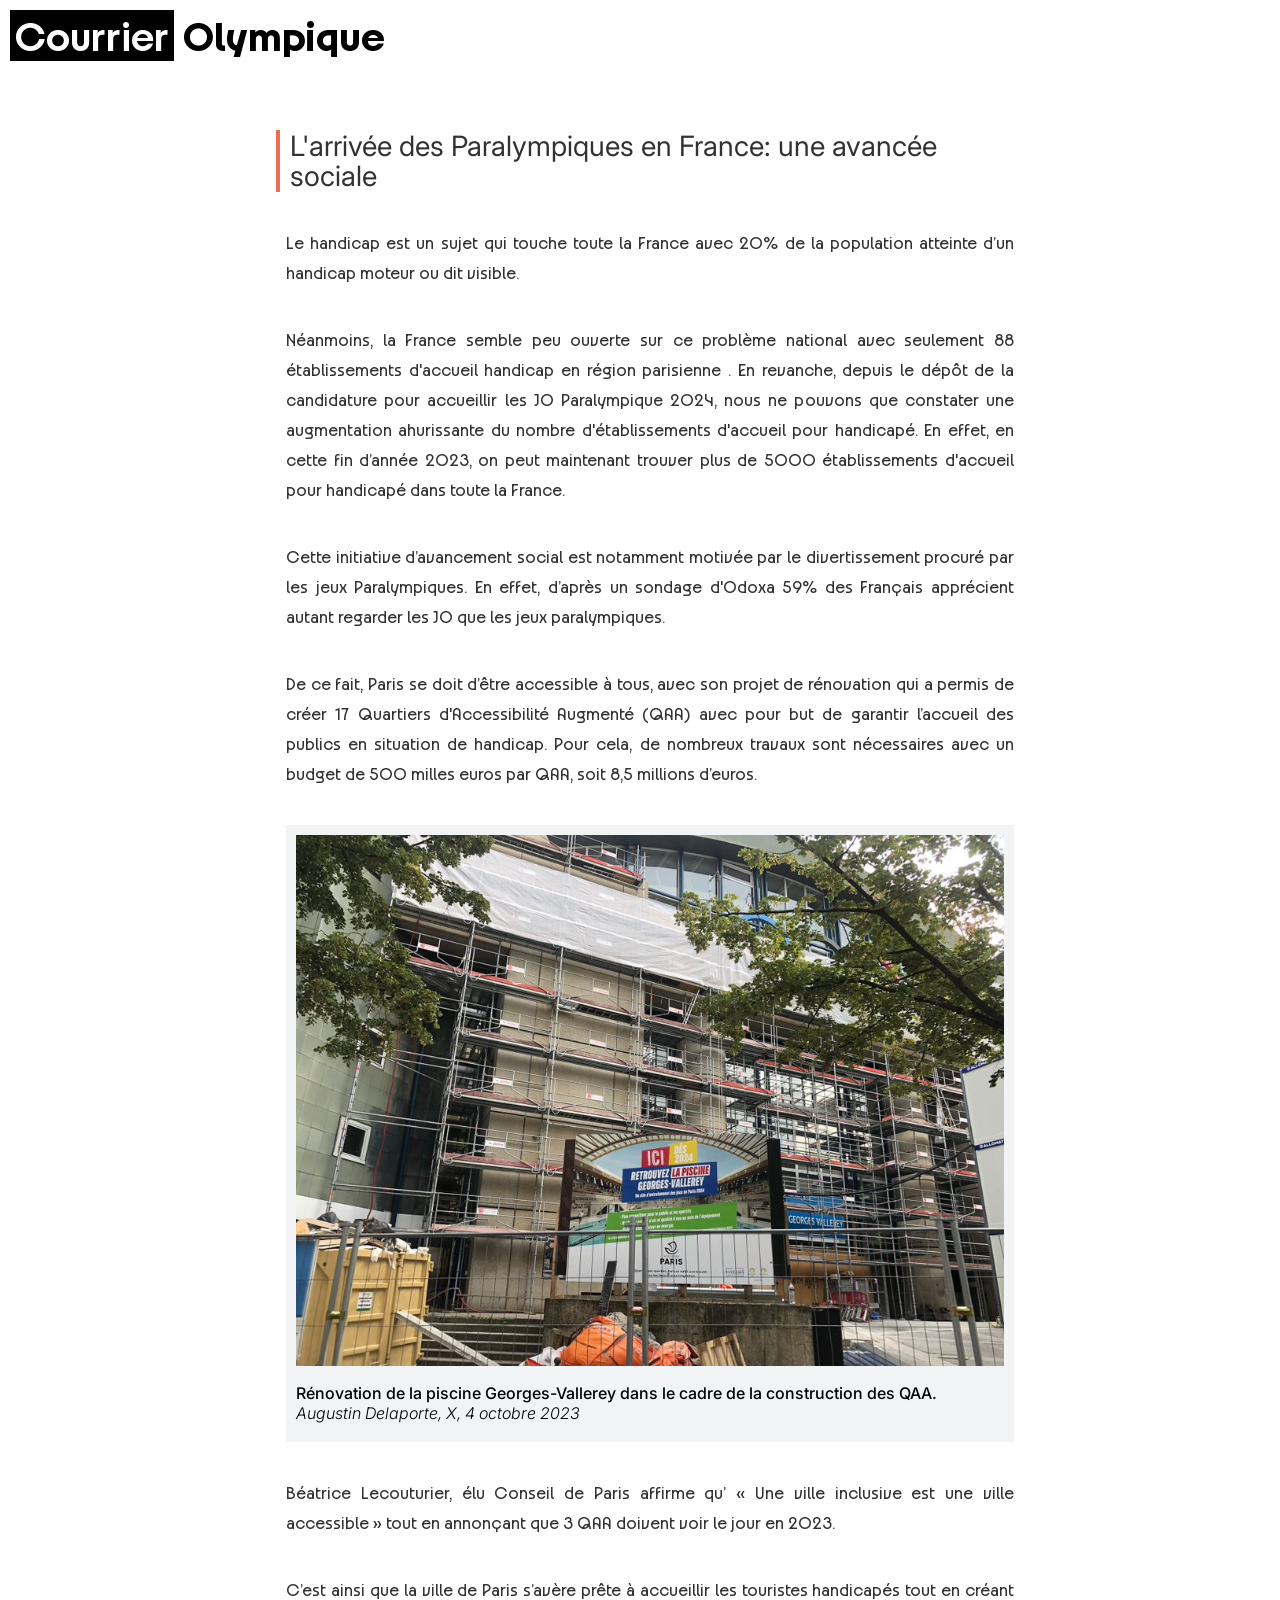
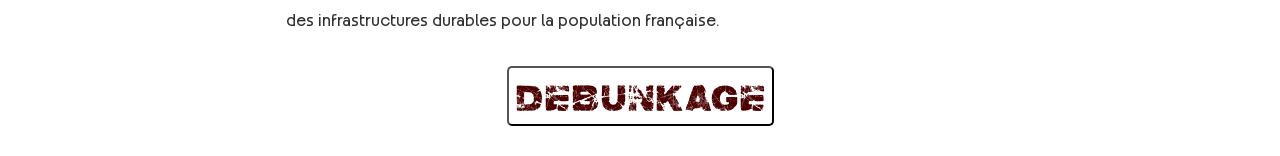
<file: seven.html>
<!DOCTYPE html>
<head>
    <link rel="stylesheet" type="text/css" href="articles.css">
    <title>JO_2024&times;LIEP</title>
    <link rel="icon" href="image/placeholder.png">
    <script src="script.js"></script>
</head>
<body>
    <section class="landing">
        <div class="topbar">
            <div class="title-wrapper" onclick="location.href='index.html';">
                <h1 class="title"><mark>Courrier</mark> Olympique</h1>
            </div>
            <div class="off-screen-menu">
                <h1>Glossaire des biais</h1>
                <video class="video" style="display:none" poster="image/thumbnail-cadrage.png" controls>
                    <source src="image/Effet-cadrage.mp4" type="video/mp4">
                </video>
                <video class="video1" style="display:none" poster="image/thumbnail-tache.png" controls>
                    <source src="image/Tache-aveugle.mp4" type="video/mp4">
                </video>
                <video class="video2" style="display:none" poster="image/thumbnail-selection.png" controls>
                    <source src="image/Biais-selection.mp4" type="video/mp4">
                </video>
                <video class="video3" style="display:none" poster="image/thumbnail-disponibilite.png" controls>
                    <source src="image/Biais-disponibilite.mp4" type="video/mp4">
                </video>
                <video class="video4" style="display:none" poster="image/thumbnail-cynisme.png" controls>
                    <source src="image/Cynisme-naif.mp4" type="video/mp4">
                </video>
                <video class="video5" style="display:none" poster="image/thumbnail-ancrage.png" controls>
                    <source src="image/Biais-ancrage.mp4" type="video/mp4">
                </video>
            </div>
            <div class="ham-menu">
                <img src="image/clapperboard.png" class="vidicon">
                <h1 class="ham-menu-text">Glossaire des biais!</h1>
            </div>
        </div>
    </section>
    <div id="homescreen">
        <section class="article">
            <h1 class="headline">L'arriv&eacute;e des Paralympiques en France: une avanc&eacute;e sociale</h1>
            <p class="cont_article">
                Le handicap est un sujet qui touche toute la France avec 20% de la population atteinte d&rsquo;un
                handicap moteur ou dit visible.
            </p>
            <div class="cont_debunk" id="debunk">
                <div class="debunk-logo-text">
                <img src="image/exclamation-sign.png" class="exclamation">
                <p class="debunk-Title">DEBUNKAGE</p>
                </div>
                <p class="text_debunk">Ces 20% correspondent aux personnes atteintes d&rsquo;un handicap moteur dit &ldquo;visible&rdquo; sur l&rsquo;ensemble de la
                    population handicap&eacute;e qui repr&eacute;sente 11.2% de la population de plus de 15 ans en France 2023. De ce fait, il
                    y a une manipulation d&rsquo;information: c&rsquo;est le biais de s&eacute;lection.</p>
            </div>
            <p class="cont_article">
                N&eacute;anmoins, la France semble peu ouverte sur ce probl&egrave;me national avec seulement 88
                &eacute;tablissements d'accueil handicap en r&eacute;gion parisienne . En revanche, depuis le d&eacute;p&ocirc;t de la
                candidature pour accueillir les JO Paralympique 2024, nous ne pouvons que constater une
                augmentation ahurissante du nombre d'&eacute;tablissements d'accueil pour handicap&eacute;. En effet,
                en cette fin d&rsquo;ann&eacute;e 2023, on peut maintenant trouver plus de 5000 &eacute;tablissements d'accueil
                pour handicap&eacute; dans toute la France.
            </p>
            <div class="cont_debunk" id="debunk1">
                <div class="debunk-logo-text">
                <img src="image/exclamation-sign.png" class="exclamation">
                <p class="debunk-Title">DEBUNKAGE</p>
                </div>
                <p class="text_debunk">Ici, la formulation ainsi que le vocabulaire utilis&eacute; donnent une impression d&rsquo;augmentation, cependant, il y a
                    simplement 88 &eacute;tablissements &agrave; Paris ( et non la r&eacute;gion ) et 5 136 &eacute;tablissements d&rsquo;acceuil d&rsquo;handicap&eacute; en
                    France. C&rsquo;est l&rsquo;effet de cadrage.
                </p>
            </div>
            <p class="cont_article">
                Cette initiative d&rsquo;avancement social est notamment motiv&eacute;e par le divertissement procur&eacute;
                par les jeux Paralympiques. En effet, d&rsquo;apr&egrave;s un sondage d'Odoxa 59% des Fran&ccedil;ais
                appr&eacute;cient autant regarder les JO que les jeux paralympiques.
            </p>
            <div class="cont_debunk" id="debunk2">
                <div class="debunk-logo-text">
                <img src="image/exclamation-sign.png" class="exclamation">
                <p class="debunk-Title">DEBUNKAGE</p>
                </div>
                <p class="text_debunk">C&rsquo;est en fait 49% des Fran&ccedil;ais comptent regarder pour les JOP et 59% les JO , il s&rsquo;agit donc d&rsquo;un biais de
                    s&eacute;lection.
                </p>
            </div>
            <p class="cont_article">
                De ce fait, Paris se doit d&rsquo;&ecirc;tre accessible &agrave; tous, avec son projet de r&eacute;novation qui a permis
                de cr&eacute;er 17 Quartiers d'Accessibilit&eacute; Augment&eacute; (QAA) avec pour but de garantir l&rsquo;accueil des
                publics en situation de handicap. Pour cela, de nombreux travaux sont n&eacute;cessaires avec un
                budget de 500 milles euros par QAA, soit 8,5 millions d&rsquo;euros.
            </p>
            <div class="cont_debunk" id="debunk3">
                <div class="debunk-logo-text">
                <img src="image/exclamation-sign.png" class="exclamation">
                <p class="debunk-Title">DEBUNKAGE</p>
                </div>
                <p class="text_debunk">Bien que le projet de QAA soit une r&eacute;alit&eacute;, en fin 2023 aucun QAA n&rsquo;a visiblement pu voir le jour. Par
                    exemple, la r&eacute;novation de l&rsquo;avenue Gambetta a co&ucirc;t&eacute; 13 millions d&rsquo;euros. Celui-ci semble encore en
                    r&eacute;novation.                    
                </p>
            </div>
            <div class="article-img-box">
                <img src="image/Paralympiques-article-img-2.jpeg" class="article-img">
                <h1>R&eacute;novation de la piscine Georges-Vallerey dans le cadre de la construction des QAA. <span>Augustin Delaporte, X, 4 octobre 2023</span></h1>
            </div>
            <p class="cont_article">
                B&eacute;atrice Lecouturier, &eacute;lu Conseil de Paris affirme qu&rsquo; &laquo; Une ville inclusive est une ville
                accessible &raquo; tout en annon&ccedil;ant que 3 QAA doivent voir le jour en 2023.
            </p>
            <div class="cont_debunk" id="debunk4">
                <div class="debunk-logo-text">
                <img src="image/exclamation-sign.png" class="exclamation">
                <p class="debunk-Title">DEBUNKAGE</p>
                </div>
                <p class="text_debunk">Argument d&rsquo;autorit&eacute; et contraste avec la r&eacute;alit&eacute;:
                    Mme. Lecouturier est &eacute;lu au conseil de Paris, cela rajoute une forme de cr&eacute;dibilit&eacute; mais n&rsquo;a pas &eacute;norm&eacute;ment
                    d&rsquo;affiliation avec le sujet du handicap.                    
                </p>
            </div>
            <p class="cont_article">
                C&rsquo;est ainsi que la ville de Paris s&rsquo;av&egrave;re pr&ecirc;te &agrave; accueillir les touristes handicap&eacute;s tout en
                cr&eacute;ant des infrastructures durables pour la population fran&ccedil;aise.
            </p>
            <button class="debunking-button" onclick="Debunk()">DEBUNKAGE</button>
        </section>
    </div>
</body>
</file>
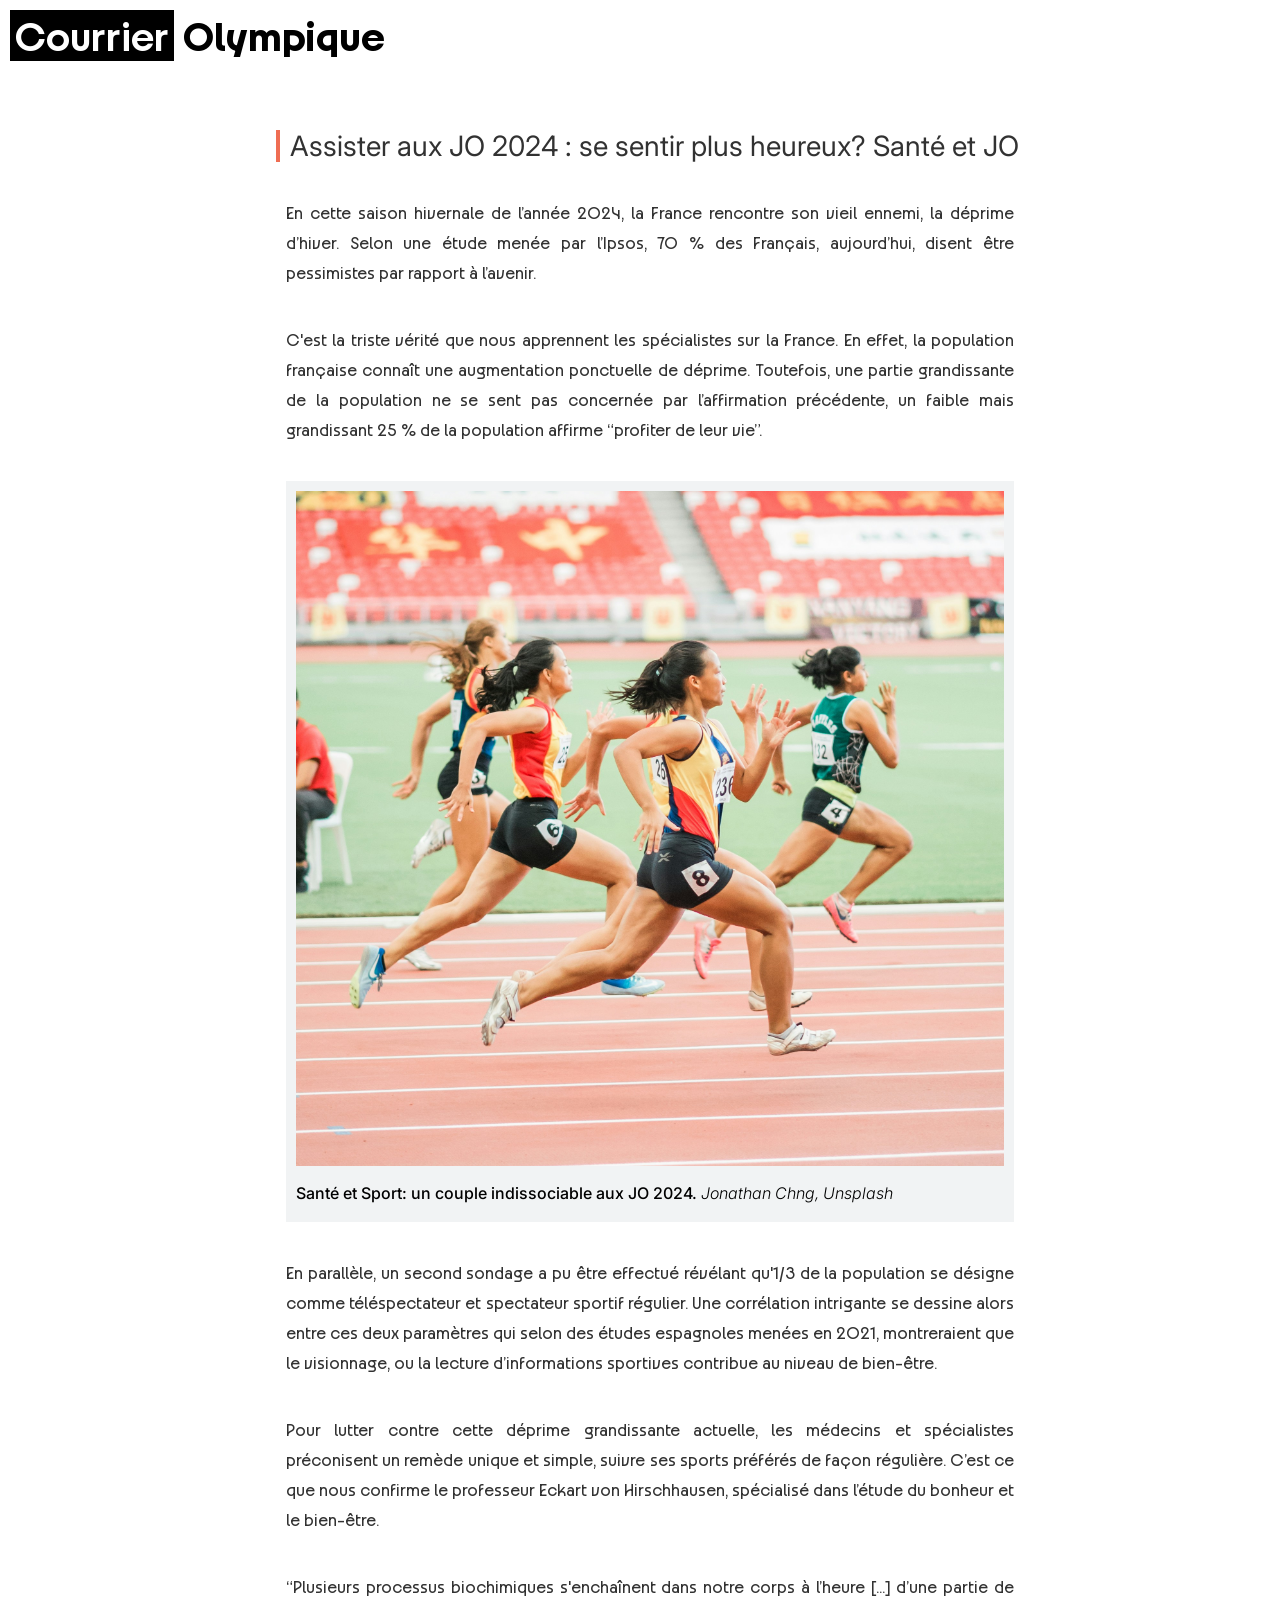
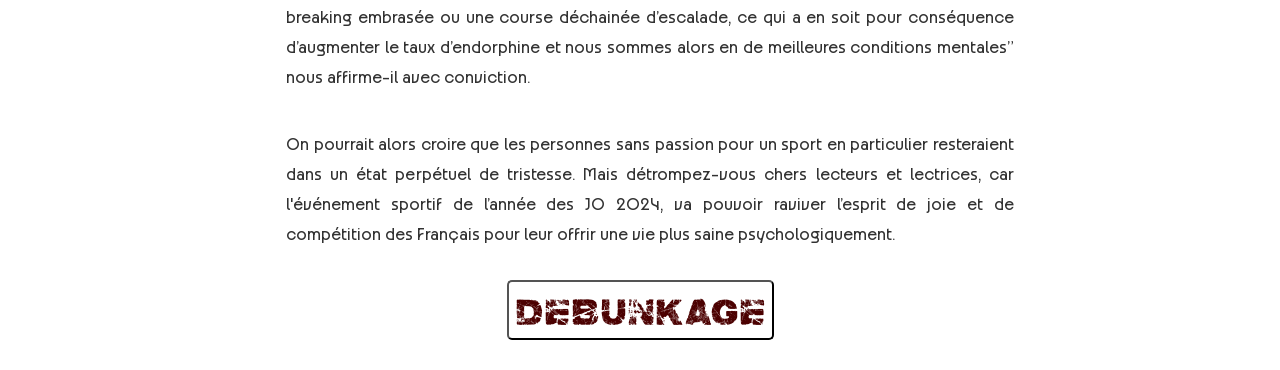
<file: six.html>
<!DOCTYPE html>
<head>
    <link rel="stylesheet" type="text/css" href="articles.css">
    <title>JO_2024&times;LIEP</title>
    <link rel="icon" href="image/placeholder.png">
    <script src="script.js"></script>
</head>
<body>
    <section class="landing">
        <div class="topbar">
            <div class="title-wrapper" onclick="location.href='index.html';">
                <h1 class="title"><mark>Courrier</mark> Olympique</h1>
            </div>
            <div class="off-screen-menu">
                <h1>Glossaire des biais</h1>
                <video class="video" style="display:none" poster="image/thumbnail-cadrage.png" controls>
                    <source src="image/Effet-cadrage.mp4" type="video/mp4">
                </video>
                <video class="video1" style="display:none" poster="image/thumbnail-tache.png" controls>
                    <source src="image/Tache-aveugle.mp4" type="video/mp4">
                </video>
                <video class="video2" style="display:none" poster="image/thumbnail-selection.png" controls>
                    <source src="image/Biais-selection.mp4" type="video/mp4">
                </video>
                <video class="video3" style="display:none" poster="image/thumbnail-disponibilite.png" controls>
                    <source src="image/Biais-disponibilite.mp4" type="video/mp4">
                </video>
                <video class="video4" style="display:none" poster="image/thumbnail-cynisme.png" controls>
                    <source src="image/Cynisme-naif.mp4" type="video/mp4">
                </video>
                <video class="video5" style="display:none" poster="image/thumbnail-ancrage.png" controls>
                    <source src="image/Biais-ancrage.mp4" type="video/mp4">
                </video>
            </div>
            <div class="ham-menu">
                <img src="image/clapperboard.png" class="vidicon">
                <h1 class="ham-menu-text">Glossaire des biais!</h1>
            </div>
        </div>
    </section>
    <div id="homescreen">
        <section class="article">
            <h1 class="headline">Assister aux JO 2024 : se sentir plus heureux? Sant&eacute; et JO</h1>
            <p class="cont_article">
                En cette saison hivernale de l&rsquo;ann&eacute;e 2024, la France rencontre son vieil ennemi, la d&eacute;prime
                d&rsquo;hiver. Selon une &eacute;tude men&eacute;e par l&rsquo;Ipsos, 70 % des Fran&ccedil;ais, aujourd&rsquo;hui, disent &ecirc;tre
                pessimistes par rapport &agrave; l&rsquo;avenir.
            </p>
            <div class="cont_debunk" id="debunk">
                <div class="debunk-logo-text">
                <img src="image/exclamation-sign.png" class="exclamation">
                <p class="debunk-Title">DEBUNKAGE</p>
                </div>
                <p class="text_debunk">Information manipul&eacute;e puisqu&rsquo;elle n&rsquo;a aucun lien avec le fait de d&eacute;primer, elle montre que les Fran&ccedil;ais sont
                inquiets pour l&rsquo;avenir de la politique fran&ccedil;aise, le changement climatique, etc. mais en aucun cas ne r&eacute;v&egrave;le
                un sentiment de tristesse. D&rsquo;autant plus que la &ldquo;d&eacute;prime&rdquo; n&rsquo;est absolument pas un terme scientifique pour
                d&eacute;crire un &eacute;tat psychologique.</p>
            </div>
            <p class="cont_article">
                C'est la triste v&eacute;rit&eacute; que nous apprennent les sp&eacute;cialistes sur la France. En effet, la
                population fran&ccedil;aise conna&icirc;t une augmentation ponctuelle de d&eacute;prime. Toutefois, une partie
                grandissante de la population ne se sent pas concern&eacute;e par l&rsquo;affirmation pr&eacute;c&eacute;dente, un
                faible mais grandissant 25 % de la population affirme &ldquo;profiter de leur vie&rdquo;.
            </p>
            <div class="cont_debunk" id="debunk1">
                <div class="debunk-logo-text">
                <img src="image/exclamation-sign.png" class="exclamation">
                <p class="debunk-Title">DEBUNKAGE</p>
                </div>
                <p class="text_debunk">L&rsquo;information est puis&eacute;e dans un &eacute;chantillon concernant les personnes de plus de 70 ans, donc uniquement
                une part restreinte de la population fran&ccedil;aise. Cette manipulation correspond &agrave; un biais de s&eacute;lection.
                </p>
            </div>
            <div class="article-img-box">
                <img src="image/Sante-article-img-1.jpg" class="article-img">
                <h1>Sant&eacute; et Sport: un couple indissociable aux JO 2024. <span>Jonathan Chng, Unsplash</span></h1>
            </div>
            <p class="cont_article">
                En parall&egrave;le, un second sondage a pu &ecirc;tre effectu&eacute; r&eacute;v&eacute;lant qu'1/3 de la population se
                d&eacute;signe comme t&eacute;l&eacute;spectateur et spectateur sportif r&eacute;gulier. Une corr&eacute;lation intrigante se
                dessine alors entre ces deux param&egrave;tres qui selon des &eacute;tudes espagnoles men&eacute;es en 2021,
                montreraient que le visionnage, ou la lecture d&rsquo;informations sportives contribue au niveau de
                bien-&ecirc;tre.
            </p>
            <div class="cont_debunk" id="debunk2">
                <div class="debunk-logo-text">
                <img src="image/exclamation-sign.png" class="exclamation">
                <p class="debunk-Title">DEBUNKAGE</p>
                </div>
                <p class="text_debunk">Bien que l'&eacute;tude est r&eacute;elle, la donn&eacute;e d'1/3 ne mentionne pas que parmi les t&eacute;l&eacute;spectateurs un certain nombre
                pratique aussi une activit&eacute; sportive r&eacute;guli&egrave;re ce qui semble une explication plus plausible au fait que ces gens
                soient heureux.
                </p>
            </div>
            <p class="cont_article">
                Pour lutter contre cette d&eacute;prime grandissante actuelle, les m&eacute;decins et sp&eacute;cialistes
                pr&eacute;conisent un rem&egrave;de unique et simple, suivre ses sports pr&eacute;f&eacute;r&eacute;s de fa&ccedil;on r&eacute;guli&egrave;re.
                C&rsquo;est ce que nous confirme le professeur Eckart von Hirschhausen, sp&eacute;cialis&eacute; dans l&rsquo;&eacute;tude
                du bonheur et le bien-&ecirc;tre.
            </p>
            <div class="cont_debunk" id="debunk3">
                <div class="debunk-logo-text">
                <img src="image/exclamation-sign.png" class="exclamation">
                <p class="debunk-Title">DEBUNKAGE</p>
                </div>
                <p class="text_debunk">Le &ldquo;Professeur&rdquo; Eckart von Hirschhausen est, en premier lieu, pr&eacute;sentateur TV et se revendique &ldquo;sp&eacute;cialiste du
                bonheur&rdquo; ce qui correspond &agrave; du charlatanisme puisque ce n&rsquo;est absolument pas un titre ou une
                qualification m&eacute;dicale. Il s'agit d'une forme d'argument d&rsquo;autorit&eacute;.
                </p>
            </div>
            <p class="cont_article">
                &ldquo;Plusieurs processus biochimiques s'encha&icirc;nent dans notre corps &agrave; l&rsquo;heure [...] d&rsquo;une partie
                de breaking embras&eacute;e ou une course d&eacute;chain&eacute;e d&rsquo;escalade, ce qui a en soit pour
                cons&eacute;quence d&rsquo;augmenter le taux d&rsquo;endorphine et nous sommes alors en de meilleures
                conditions mentales&rdquo; nous affirme-il avec conviction.
            </p>
            <div class="cont_debunk" id="debunk4">
                <div class="debunk-logo-text">
                <img src="image/exclamation-sign.png" class="exclamation">
                <p class="debunk-Title">DEBUNKAGE</p>
                </div>
                <p class="text_debunk">Le propos est trafiqu&eacute;. Dans la vraie citation, le professeur Hirschhausen mentionne le fait de pratiquer une activit&eacute; physique. Mais afin de
                rendre notre mensonge plus cr&eacute;dible, la partie de la citation mentionnant la pratique du sport a &eacute;t&eacute; omise laissant alors
                supposer que l&rsquo;on parle du fait d&rsquo;assister &agrave; un &eacute;v&egrave;nement sportif.
                </p>
            </div>
            <p class="cont_article">
                On pourrait alors croire que les personnes sans passion pour un sport en particulier
                resteraient dans un &eacute;tat perp&eacute;tuel de tristesse. Mais d&eacute;trompez-vous chers lecteurs et
                lectrices, car l'&eacute;v&eacute;nement sportif de l&rsquo;ann&eacute;e des JO 2024, va pouvoir raviver l&rsquo;esprit de joie et
                de comp&eacute;tition des Fran&ccedil;ais pour leur offrir une vie plus saine psychologiquement.
            </p>
            <button class="debunking-button" onclick="Debunk()">DEBUNKAGE</button>
        </section>
    </div>
</body>
</file>
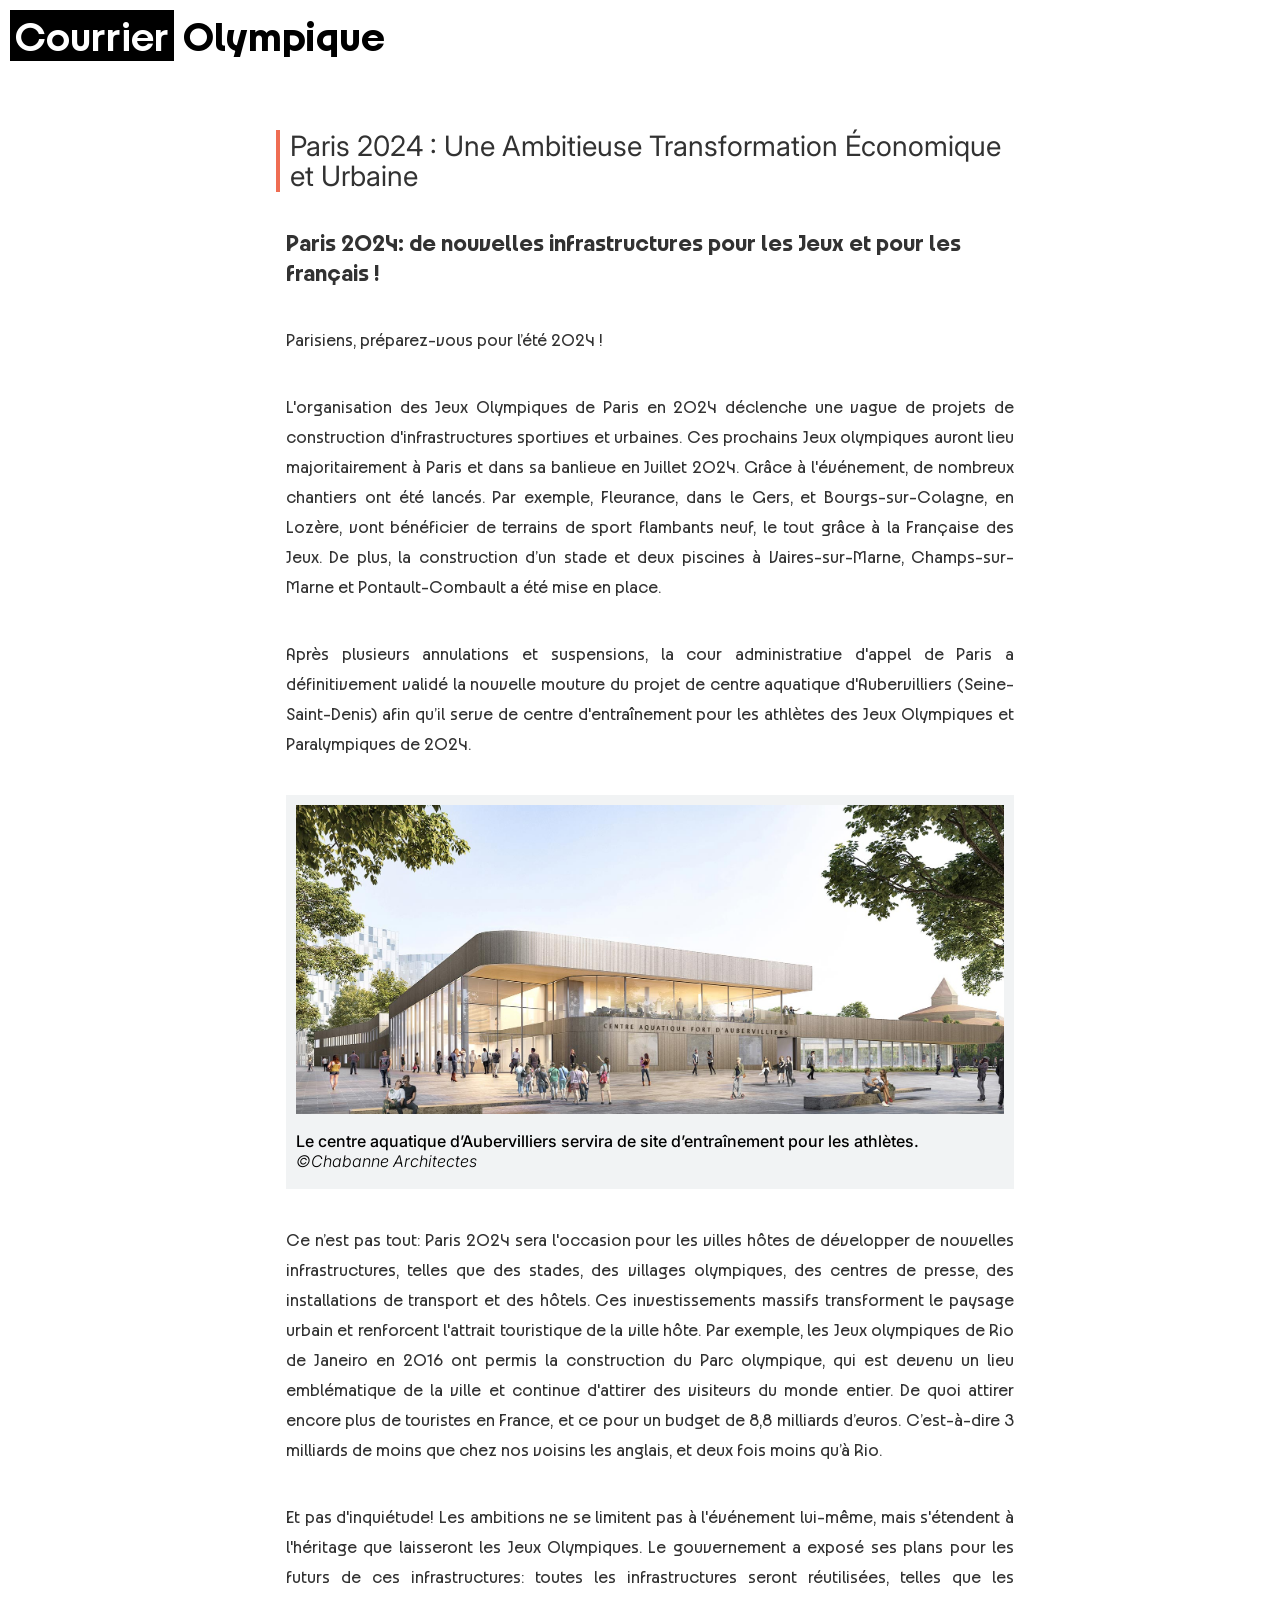
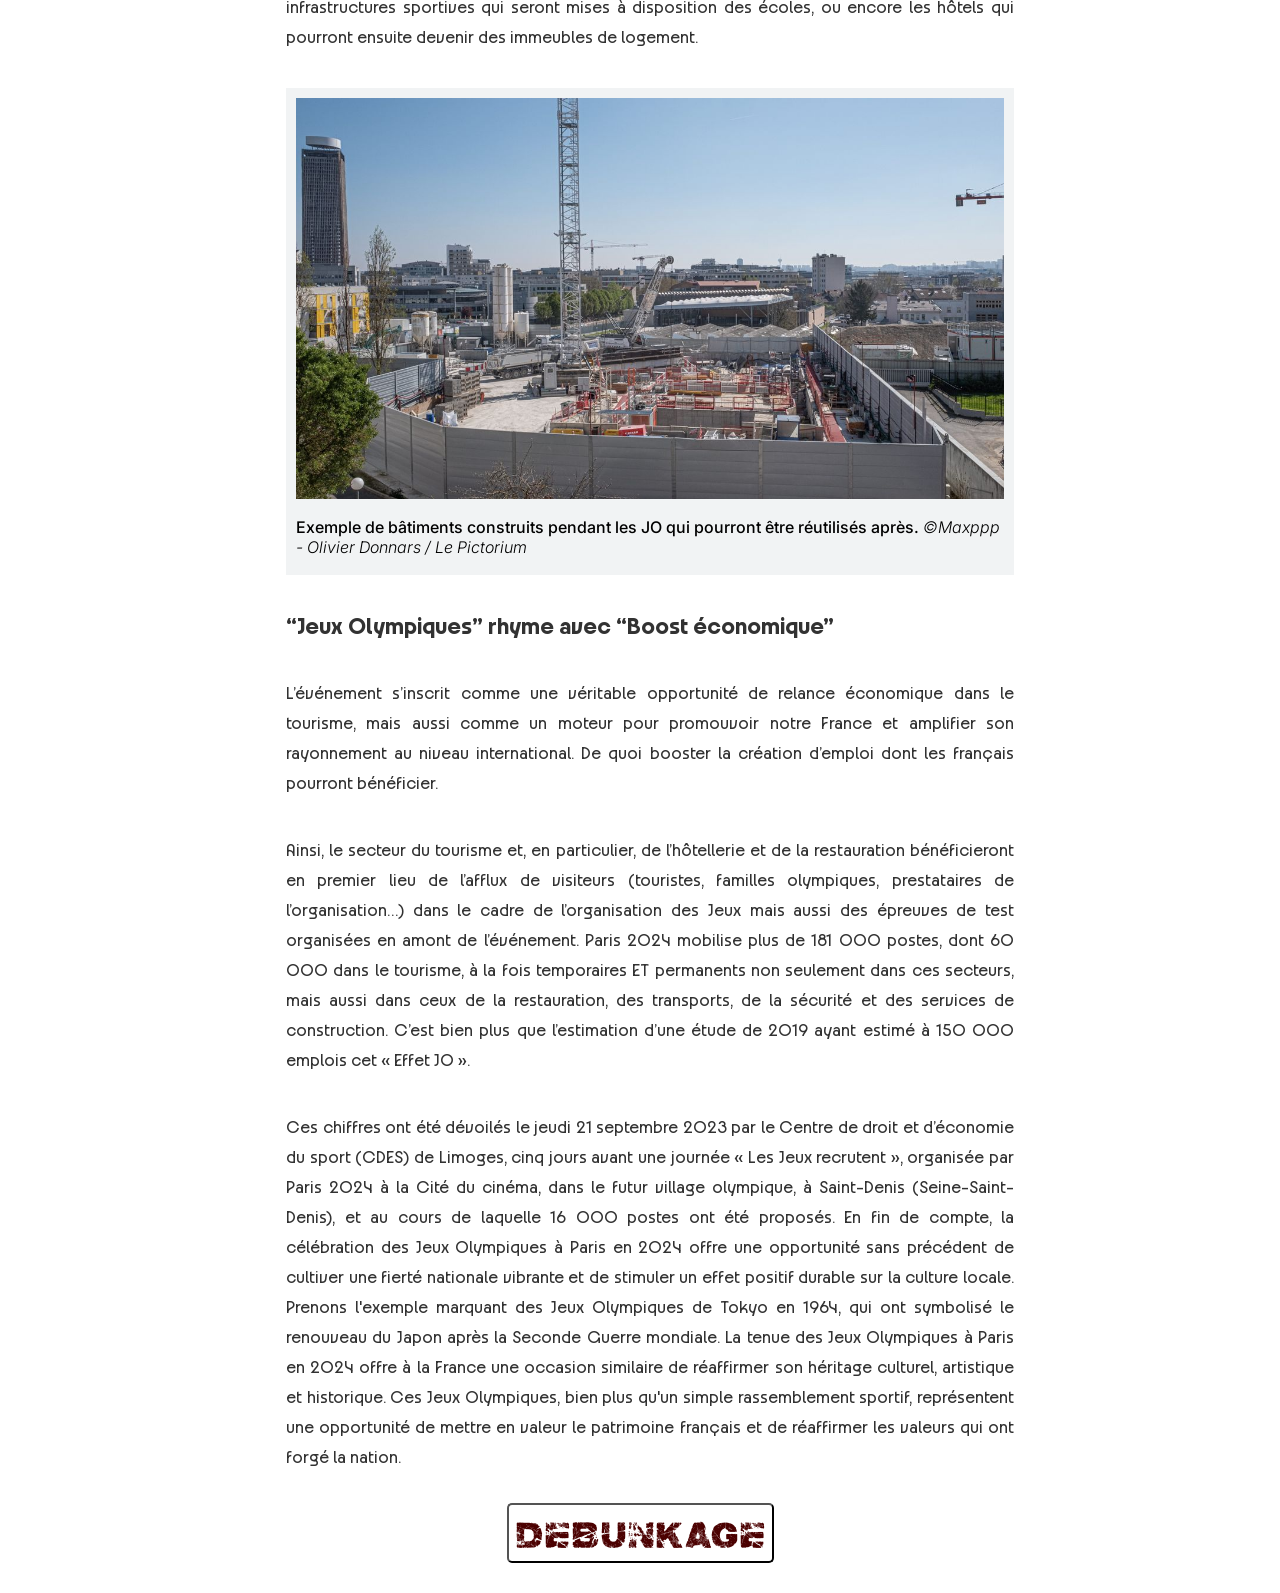
<file: three.html>
<!DOCTYPE html>
<head>
    <link rel="stylesheet" type="text/css" href="articles.css">
    <title>JO_2024&times;LIEP</title>
    <link rel="icon" href="image/placeholder.png">
    <script src="script.js"></script>
</head>
<body>
    <section class="landing">
        <div class="topbar">
            <div class="title-wrapper" onclick="location.href='index.html';">
                <h1 class="title"><mark>Courrier</mark> Olympique</h1>
            </div>
            <div class="off-screen-menu">
                <h1>Glossaire des biais</h1>
                <video class="video" style="display:none" poster="image/thumbnail-cadrage.png" controls>
                    <source src="image/Effet-cadrage.mp4" type="video/mp4">
                </video>
                <video class="video1" style="display:none" poster="image/thumbnail-tache.png" controls>
                    <source src="image/Tache-aveugle.mp4" type="video/mp4">
                </video>
                <video class="video2" style="display:none" poster="image/thumbnail-selection.png" controls>
                    <source src="image/Biais-selection.mp4" type="video/mp4">
                </video>
                <video class="video3" style="display:none" poster="image/thumbnail-disponibilite.png" controls>
                    <source src="image/Biais-disponibilite.mp4" type="video/mp4">
                </video>
                <video class="video4" style="display:none" poster="image/thumbnail-cynisme.png" controls>
                    <source src="image/Cynisme-naif.mp4" type="video/mp4">
                </video>
                <video class="video5" style="display:none" poster="image/thumbnail-ancrage.png" controls>
                    <source src="image/Biais-ancrage.mp4" type="video/mp4">
                </video>
            </div>
            <div class="ham-menu">
                <img src="image/clapperboard.png" class="vidicon">
                <h1 class="ham-menu-text">Glossaire des biais!</h1>
            </div>
        </div>
    </section>
    <div id="homescreen">
        <section class="article">
            <h1 class="headline">Paris 2024 : Une Ambitieuse Transformation &Eacute;conomique et
                Urbaine</h1>
            <h2>Paris 2024: de nouvelles infrastructures pour les Jeux et pour les fran&ccedil;ais !</h2>
            <p class="cont_article">Parisiens, pr&eacute;parez-vous pour l&rsquo;&eacute;t&eacute; 2024 !</p>
            <p class="cont_article">L'organisation des Jeux Olympiques de Paris en 2024 d&eacute;clenche une vague de projets de
                construction d'infrastructures sportives et urbaines. Ces prochains Jeux olympiques auront
                lieu majoritairement &agrave; Paris et dans sa banlieue en Juillet 2024. Gr&acirc;ce &agrave; l'&eacute;v&eacute;nement, de
                nombreux
                chantiers
                ont
                &eacute;t&eacute;
                lanc&eacute;s.
                Par
                exemple,
                Fleurance,
                dans
                le
                Gers,
                et
                Bourgs-sur-Colagne, en Loz&egrave;re, vont b&eacute;n&eacute;ficier de terrains de sport flambants neuf, le tout
                gr&acirc;ce &agrave; la Fran&ccedil;aise des Jeux. De plus, la construction d&rsquo;un stade et deux piscines &agrave;
                Vaires-sur-Marne, Champs-sur-Marne et Pontault-Combault a &eacute;t&eacute; mise en place.</p>
                <div class="cont_debunk" id="debunk">
                    <div class="debunk-logo-text">
                    <img src="image/exclamation-sign.png" class="exclamation">
                    <p class="debunk-Title">DEBUNKAGE</p>
                    </div>
                    <p class="text_debunk">Quelques inqui&eacute;tudes concernant ces infrastructures car il y a en r&eacute;alit&eacute; beaucoup d'incertitudes: ces
                        chantiers seront-ils seulement termin&eacute;s pour l&rsquo;&eacute;t&eacute; 2024? Les infrastructures pourront-elles r&eacute;ellement &ecirc;tre
                        utilis&eacute;es apr&egrave;s les J-Os par les &eacute;coles et autres services ? (pour qui de telles infrastructures sont n&eacute;cessaires
                        ?) Et quels seront les tarifs ? (serait-ce donc r&eacute;ellement rentable ?)
                        On peut ainsi voir l&rsquo;effort que met l&rsquo;Etat dans les JO 2024, (celui-ci paraissant bien plus important que pour
                        sa propre population au cours des derni&egrave;res ann&eacute;es): 5 piscines construites ou r&eacute;nov&eacute;es pour les JO.</p>
                </div>
                <p class="cont_article">Apr&egrave;s plusieurs annulations et suspensions, la cour administrative d'appel de Paris a
                    d&eacute;finitivement valid&eacute; la nouvelle mouture du projet de centre aquatique d'Aubervilliers
                    (Seine-Saint-Denis) afin qu&rsquo;il serve de centre d'entra&icirc;nement pour les athl&egrave;tes des Jeux
                    Olympiques et Paralympiques de 2024.</p>

                <div class="cont_debunk" id="debunk1">
                    <div class="debunk-logo-text">
                    <img src="image/exclamation-sign.png" class="exclamation">
                    <p class="debunk-Title">DEBUNKAGE</p>
                    </div>
                    <p class="text_debunk">La construction de la piscine d&rsquo;Aubervilliers est fortement contest&eacute;e par des associations telles que
                        Environnement 93, le Mouvement national de lutte pour l'environnement 93 et Nord Est parisien, ainsi que
                        des usagers des jardins ouvriers des Vertus. En effet, ce parc, sur lequel la piscine doit &ecirc;tre cr&eacute;&eacute;e, en serait
                        r&eacute;duit de 4000 m&egrave;tres carr&eacute;s.Des associations et des citoyens expriment des inqui&eacute;tudes concernant la perte
                        d'espaces verts, d'installations locales et d'autres probl&eacute;matiques environnementales.</p>
                </div>
                <div class="article-img-box">
                    <img src="image/Economie-article-img-1.jpg" class="article-img">
                    <h1>Le centre aquatique d&rsquo;Aubervilliers servira de site d&rsquo;entra&icirc;nement pour les athl&egrave;tes. <span>&copy;Chabanne Architectes</span></h1>
                </div>
                <p class="cont_article">Ce n&rsquo;est pas tout: Paris 2024 sera l'occasion pour les villes h&ocirc;tes de d&eacute;velopper de
                    nouvelles infrastructures, telles que des stades, des villages olympiques, des centres de
                    presse,
                    des
                    installations
                    de
                    transport
                    et
                    des
                    h&ocirc;tels.
                    Ces
                    investissements massifs
                    transforment le paysage urbain et renforcent l'attrait touristique de la ville h&ocirc;te. Par exemple,
                    les Jeux olympiques de Rio de Janeiro en 2016 ont permis la construction du Parc
                    olympique, qui est devenu un lieu embl&eacute;matique de la ville et continue d'attirer des visiteurs
                    du monde entier. De quoi attirer encore plus de touristes en France, et ce pour un budget de
                    8,8 milliards d&rsquo;euros. C&rsquo;est-&agrave;-dire 3 milliards de moins que chez nos voisins les anglais, et
                    deux fois moins qu&rsquo;&agrave; Rio.</p>
                <div class="cont_debunk" id="debunk2">
                    <div class="debunk-logo-text">
                    <img src="image/exclamation-sign.png" class="exclamation">
                    <p class="debunk-Title">DEBUNKAGE</p>
                    </div>
                    <p class="text_debunk">Il a &eacute;t&eacute; officiellement annonc&eacute; que le financement des JO 2024 s&rsquo;&eacute;l&egrave;verait &agrave; 8.8 Milliards d&rsquo;euros, seulement,
                        il s&rsquo;agirait d&rsquo;estimations incorrectes car le budget a &eacute;t&eacute; sous-estim&eacute;. En effet, la probabilit&eacute; du d&eacute;passement
                        du budget est tr&egrave;s &eacute;lev&eacute;e. La France n&rsquo;aurait pas appris des erreurs des pr&eacute;c&eacute;dents pays qui ont accueilli les
                        JO: les Jeux de Londres (11 milliards d'euros au lieu des 4,8 milliards pr&eacute;vus) ou de ceux de Rio (16,5 milliards
                        d'euros au lieu de 9 milliards). Cela pourrait avoir des implications financi&egrave;res graves.</p>
                </div>
                <p class="cont_article">Et pas d'inqui&eacute;tude! Les ambitions ne se limitent pas &agrave; l'&eacute;v&eacute;nement lui-m&ecirc;me, mais
                    s'&eacute;tendent &agrave; l'h&eacute;ritage que laisseront les Jeux Olympiques. Le gouvernement a expos&eacute; ses
                    plans pour les futurs de ces infrastructures: toutes les infrastructures seront r&eacute;utilis&eacute;es, telles
                    que les infrastructures sportives qui seront mises &agrave; disposition des &eacute;coles, ou encore les
                    h&ocirc;tels qui pourront ensuite devenir des immeubles de logement.</p>
                <div class="cont_debunk" id="debunk3">
                    <div class="debunk-logo-text">
                    <img src="image/exclamation-sign.png" class="exclamation">
                    <p class="debunk-Title">DEBUNKAGE</p>
                    </div>
                    <p class="text_debunk">Le chantier a annonc&eacute; un an de retard difficile &agrave; rattraper pour les futurs lignes 16 et 17. Il est fort probable
                        qu&rsquo;elles soient donc une promesse en l&rsquo;air. Ce retard colossal a m&ecirc;me d&ucirc; mettre un terme &agrave; l'ambitieux
                        quatri&egrave;me terminal &agrave; Roissy-CDG (T4). Il &eacute;tait pr&eacute;vu qu&rsquo;il puisse accueillir jusqu'&agrave; 40 millions de passagers
                        par an, mais a &eacute;t&eacute; vite abandonn&eacute;.Ces retards peuvent avoir des cons&eacute;quences sur la qualit&eacute; et la viabilit&eacute;
                        des projets.</p>
                    <p class="text_debunk">Concernant la r&eacute;utilisation des infrastructures : Rien n&rsquo;est clair sur la mani&egrave;re dont il sera possible de
                        transformer des h&ocirc;tels en immeubles de logement (ce ne sont pas les m&ecirc;mes structures du tout !). Il est
                        important d'interroger la viabilit&eacute; r&eacute;elle de la r&eacute;utilisation des infrastructures apr&egrave;s les JO. Certains projets
                        peuvent ne pas &ecirc;tre adapt&eacute;s pour une reconversion post-olympique, et il est important de clarifier comment
                        ces installations seront g&eacute;r&eacute;es et entretenues.</p>
                </div>
                <div class="article-img-box">
                    <img src="image/Economie-article-img-2.jpg" class="article-img">
                    <h1>Exemple de b&acirc;timents construits pendant les JO qui pourront &ecirc;tre r&eacute;utilis&eacute;s apr&egrave;s. <span>©Maxppp - Olivier Donnars / Le Pictorium</span></h1>
                </div>
                <h2>&ldquo;Jeux Olympiques&rdquo; rhyme avec &ldquo;Boost &eacute;conomique&rdquo;</h2>
                <div class="cont_debunk" id="debunk4">
                    <div class="debunk-logo-text">
                    <img src="image/exclamation-sign.png" class="exclamation">
                    <p class="debunk-Title">DEBUNKAGE</p>
                    </div>
                    <p class="text_debunk">Propagande &eacute;conomique : Il est n&eacute;cessaire d'analyser de mani&egrave;re critique la notion de &quot;Boost &eacute;conomique&quot;
                        li&eacute; aux Jeux. Des &eacute;tudes ont montr&eacute; que les retomb&eacute;es &eacute;conomiques promises ne se mat&eacute;rialisent pas
                        toujours, et il peut &ecirc;tre utile d'examiner de pr&egrave;s les chiffres avanc&eacute;s par les promoteurs des Jeux.</p>
                </div>
                <p class="cont_article">L&rsquo;&eacute;v&eacute;nement s&rsquo;inscrit comme une v&eacute;ritable opportunit&eacute; de relance &eacute;conomique dans le
                    tourisme, mais aussi comme un moteur pour promouvoir notre France et amplifier son
                    rayonnement au niveau international. De quoi booster la cr&eacute;ation d&rsquo;emploi dont les fran&ccedil;ais
                    pourront b&eacute;n&eacute;ficier.</p>
                <p class="cont_article">Ainsi, le secteur du tourisme et, en particulier, de l&rsquo;h&ocirc;tellerie et de la restauration
                    b&eacute;n&eacute;ficieront en premier lieu de l&rsquo;afflux de visiteurs (touristes, familles olympiques,
                    prestataires de l&rsquo;organisation&hellip;) dans le cadre de l&rsquo;organisation des Jeux mais aussi des
                    &eacute;preuves de test organis&eacute;es en amont de l&rsquo;&eacute;v&eacute;nement. Paris 2024 mobilise plus de 181 000
                    postes, dont 60 000 dans le tourisme, &agrave; la fois temporaires ET permanents non seulement
                    dans ces secteurs, mais aussi dans ceux de la restauration, des transports, de la s&eacute;curit&eacute; et
                    des services de construction. C&rsquo;est bien plus que l&rsquo;estimation d&rsquo;une &eacute;tude de 2019 ayant
                    estim&eacute; &agrave; 150 000 emplois cet &laquo; Effet JO &raquo;.</p>
                <div class="cont_debunk" id="debunk5">
                    <div class="debunk-logo-text">
                    <img src="image/exclamation-sign.png" class="exclamation">
                    <p class="debunk-Title">DEBUNKAGE</p>
                    </div>
                    <p class="text_debunk">Attention, toutefois ! L'examen minutieux de la r&eacute;partition des emplois g&eacute;n&eacute;r&eacute;s par les Jeux Olympiques de
                        Paris 2024 r&eacute;v&egrave;le un paysage complexe qui m&eacute;rite une attention particuli&egrave;re. Dire que les Jeux drainent 181
                        000 emplois ne signifie pas qu&rsquo;il s&rsquo;agit d&rsquo;autant d&rsquo;emplois cr&eacute;&eacute;s. Derri&egrave;re ce chiffre, on compte aussi les
                        emplois d&eacute;j&agrave; existants, comme le reconna&icirc;t Christophe Lepetit, responsable des &eacute;tudes &eacute;conomiques et des
                        partenariats au CDES. &laquo; Mais, malgr&eacute; tout, des emplois vont &ecirc;tre cr&eacute;&eacute;s &raquo;, ajoute-t-il, sans pouvoir r&eacute;pondre &agrave;
                        la question : &laquo; combien ? &raquo; Par ailleurs, les chiffres autour du nombre de personnes mobilis&eacute;es n&rsquo;incluent
                        pas les 45 000 volontaires &ndash; b&eacute;n&eacute;voles &ndash; que Paris 2024 entend recruter, bien &eacute;videmment sans
                        r&eacute;mun&eacute;ration. De plus, il est essentiel de souligner que bon nombre des emplois g&eacute;n&eacute;r&eacute;s sont de nature
                        temporaire, &eacute;troitement li&eacute;s &agrave; la p&eacute;riode pr&eacute;paratoire, &agrave; la tenue des Jeux, et &eacute;ventuellement &agrave; la phase de
                        d&eacute;montage des infrastructures. L&rsquo;apr&egrave;s Jeux Olympiques et Paralympiques ne garantit pas un m&ecirc;me &eacute;lan
                        d&rsquo;activit&eacute; pour les fran&ccedil;ais.</p>
                </div>
                <p class="cont_article">Ces chiffres ont &eacute;t&eacute; d&eacute;voil&eacute;s le jeudi 21 septembre 2023 par le Centre de droit et
                    d&rsquo;&eacute;conomie du sport (CDES) de Limoges, cinq jours avant une journ&eacute;e &laquo; Les Jeux recrutent
                    &raquo;, organis&eacute;e par Paris 2024 &agrave; la Cit&eacute; du cin&eacute;ma, dans le futur village olympique, &agrave;
                    Saint-Denis (Seine-Saint-Denis), et au cours de laquelle 16 000 postes ont &eacute;t&eacute; propos&eacute;s.
                    En fin de compte, la c&eacute;l&eacute;bration des Jeux Olympiques &agrave; Paris en 2024 offre une opportunit&eacute;
                    sans pr&eacute;c&eacute;dent de cultiver une fiert&eacute; nationale vibrante et de stimuler un effet positif durable
                    sur la culture locale. Prenons l'exemple marquant des Jeux Olympiques de Tokyo en 1964,
                    qui ont symbolis&eacute; le renouveau du Japon apr&egrave;s la Seconde Guerre mondiale. La tenue des
                    Jeux Olympiques &agrave; Paris en 2024 offre &agrave; la France une occasion similaire de r&eacute;affirmer son
                    h&eacute;ritage culturel, artistique et historique. Ces Jeux Olympiques, bien plus qu'un simple
                    rassemblement sportif, repr&eacute;sentent une opportunit&eacute; de mettre en valeur le patrimoine
                    fran&ccedil;ais et de r&eacute;affirmer les valeurs qui ont forg&eacute; la nation.
                </p>
            <button class="debunking-button" onclick="Debunk()">DEBUNKAGE</button>
        </section>
    </div>
</body>
</file>
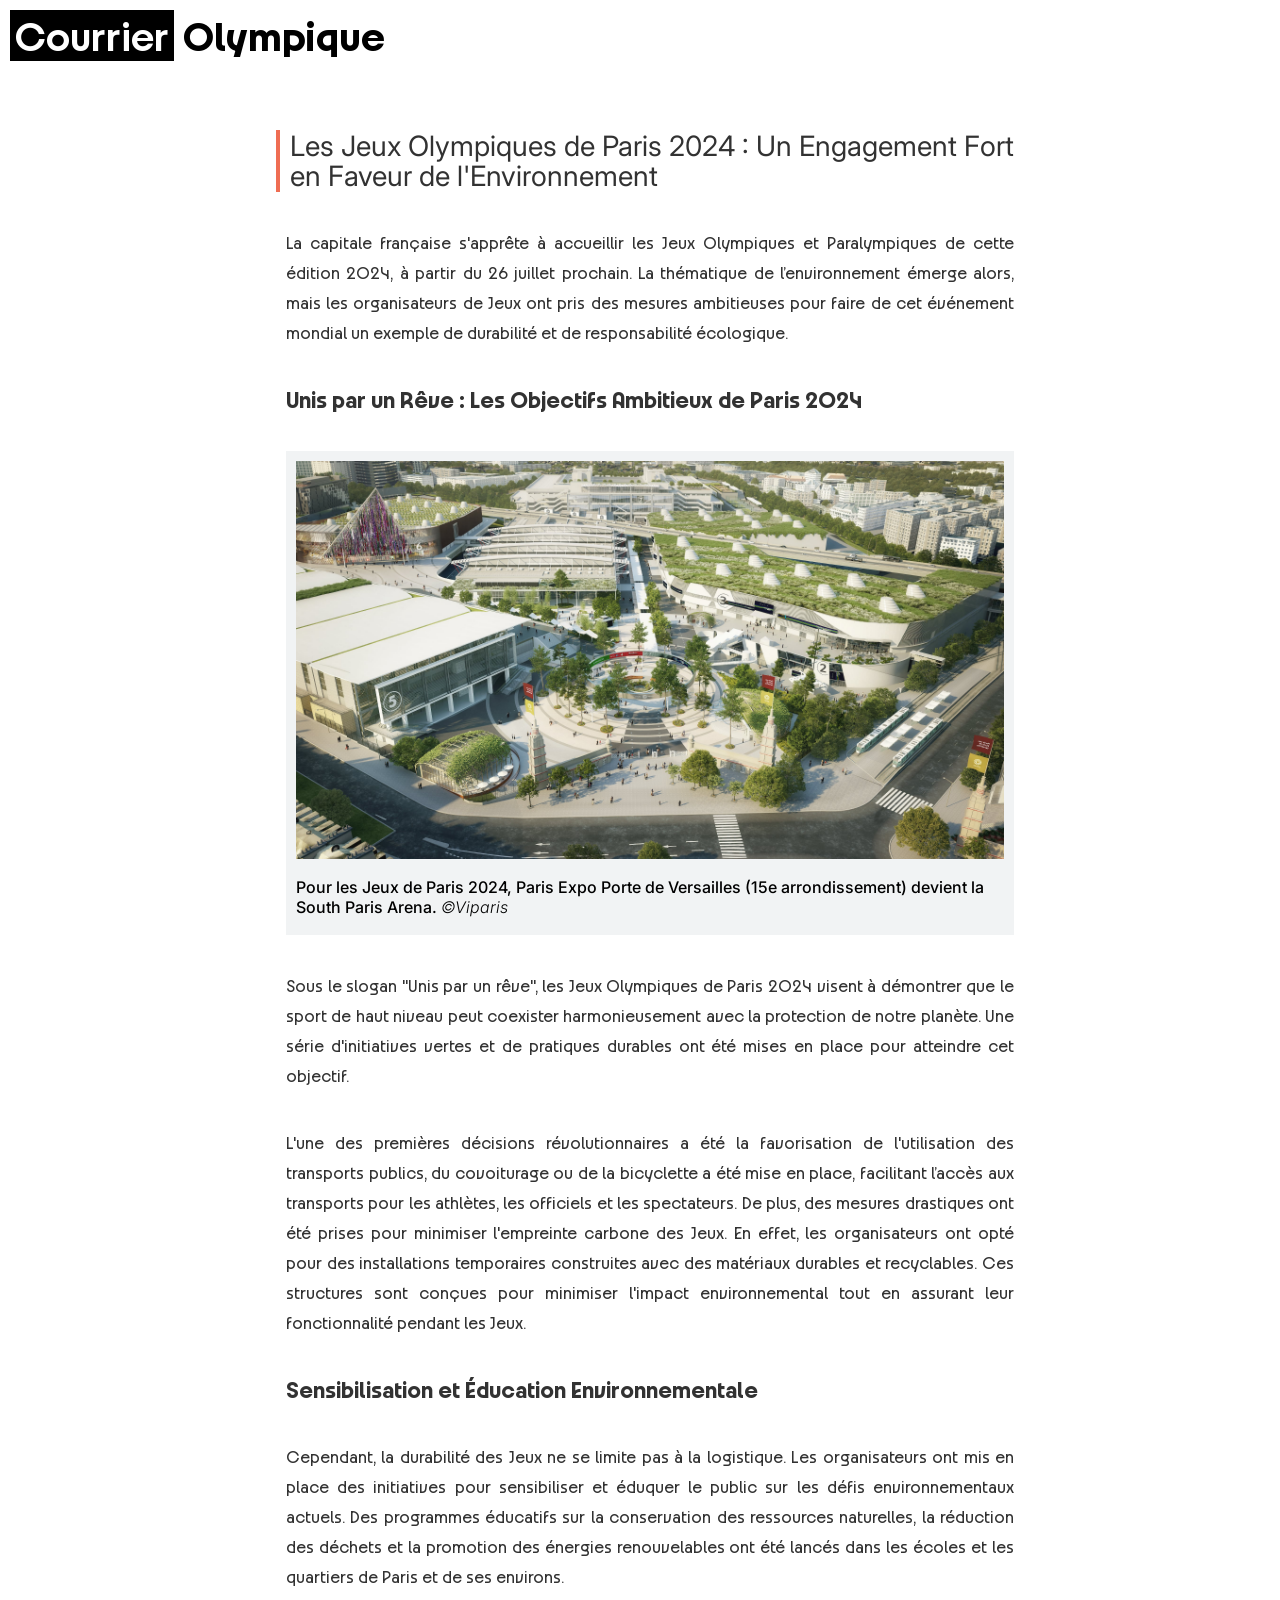
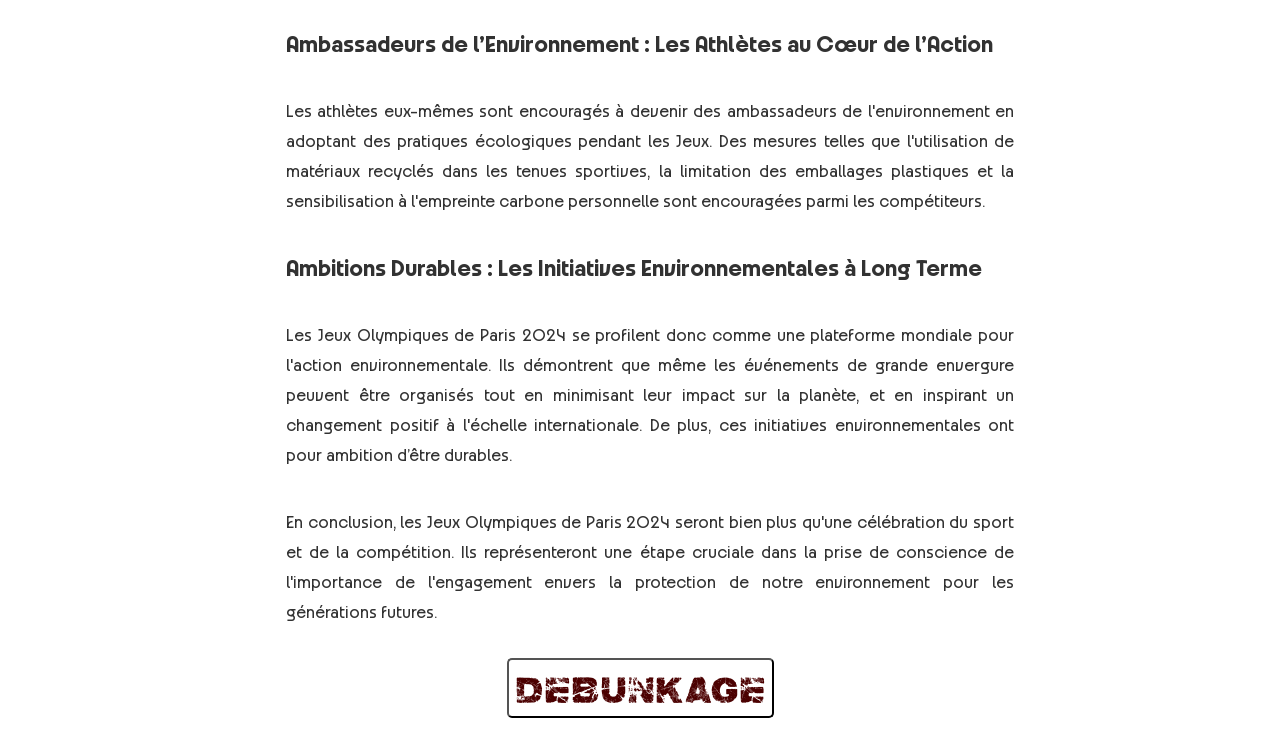
<file: two.html>
<!DOCTYPE html>
<head>
    <link rel="stylesheet" type="text/css" href="articles.css">
    <title>JO_2024&times;LIEP</title>
    <link rel="icon" href="image/placeholder.png">
    <script src="script.js"></script>
</head>
<body>
    <section class="landing">
        <div class="topbar">
            <div class="title-wrapper" onclick="location.href='index.html';">
                <h1 class="title"><mark>Courrier</mark> Olympique</h1>
            </div>
            <div class="off-screen-menu">
                <h1>Glossaire des biais</h1>
                <video class="video" style="display:none" poster="image/thumbnail-cadrage.png" controls>
                    <source src="image/Effet-cadrage.mp4" type="video/mp4">
                </video>
                <video class="video1" style="display:none" poster="image/thumbnail-tache.png" controls>
                    <source src="image/Tache-aveugle.mp4" type="video/mp4">
                </video>
                <video class="video2" style="display:none" poster="image/thumbnail-selection.png" controls>
                    <source src="image/Biais-selection.mp4" type="video/mp4">
                </video>
                <video class="video3" style="display:none" poster="image/thumbnail-disponibilite.png" controls>
                    <source src="image/Biais-disponibilite.mp4" type="video/mp4">
                </video>
                <video class="video4" style="display:none" poster="image/thumbnail-cynisme.png" controls>
                    <source src="image/Cynisme-naif.mp4" type="video/mp4">
                </video>
                <video class="video5" style="display:none" poster="image/thumbnail-ancrage.png" controls>
                    <source src="image/Biais-ancrage.mp4" type="video/mp4">
                </video>
            </div>
            <div class="ham-menu">
                <img src="image/clapperboard.png" class="vidicon">
                <h1 class="ham-menu-text">Glossaire des biais!</h1>
            </div>
        </div>
    </section>
    <div id="homescreen">
        <section class="article">
            <h1 class="headline">Les Jeux Olympiques de Paris 2024 : Un Engagement Fort en Faveur de l'Environnement</h1>
                <p class="cont_article">La capitale fran&ccedil;aise s'appr&ecirc;te &agrave; accueillir les Jeux Olympiques et Paralympiques de cette
                    &eacute;dition 2024, &agrave; partir du 26 juillet prochain. La th&eacute;matique de l&rsquo;environnement &eacute;merge alors,
                    mais les organisateurs de Jeux ont pris des mesures ambitieuses pour faire de cet
                    &eacute;v&eacute;nement mondial un exemple de durabilit&eacute; et de responsabilit&eacute; &eacute;cologique.</p>
                <h2>Unis par un R&ecirc;ve : Les Objectifs Ambitieux de Paris 2024</h2>
                <div class="article-img-box">
                    <img src="image/Environnement-article-img-1.jpg" class="article-img">
                    <h1>Pour les Jeux de Paris 2024, Paris Expo Porte de Versailles (15e arrondissement) devient la
                    South Paris Arena. <span>&copy;Viparis</span></h1>
                </div>
                <p class="cont_article">Sous le slogan &quot;Unis par un r&ecirc;ve&quot;, les Jeux Olympiques de Paris 2024 visent &agrave; d&eacute;montrer
                    que le sport de haut niveau peut coexister harmonieusement avec la protection de notre
                    plan&egrave;te. Une s&eacute;rie d'initiatives vertes et de pratiques durables ont &eacute;t&eacute; mises en place pour
                    atteindre cet objectif.</p>
                <p class="cont_article">L'une des premi&egrave;res d&eacute;cisions r&eacute;volutionnaires a &eacute;t&eacute; la favorisation de l'utilisation des
                    transports publics, du covoiturage ou de la bicyclette a &eacute;t&eacute; mise en place, facilitant l&rsquo;acc&egrave;s
                    aux transports pour les athl&egrave;tes, les officiels et les spectateurs. De plus, des mesures
                    drastiques ont &eacute;t&eacute; prises pour minimiser l'empreinte carbone des Jeux. En effet, les
                    organisateurs ont opt&eacute; pour des installations temporaires construites avec des mat&eacute;riaux
                    durables
                    et
                    recyclables.
                    Ces
                    structures
                    sont
                    con&ccedil;ues
                    pour
                    minimiser
                    l'impact
                    environnemental tout en assurant leur fonctionnalit&eacute; pendant les Jeux.</p>
                <h2>Sensibilisation et &Eacute;ducation Environnementale</h2>
                <p class="cont_article">Cependant, la durabilit&eacute; des Jeux ne se limite pas &agrave; la logistique. Les organisateurs ont mis
                    en place des initiatives pour sensibiliser et &eacute;duquer le public sur les d&eacute;fis environnementaux
                    actuels. Des programmes &eacute;ducatifs sur la conservation des ressources naturelles, la
                    r&eacute;duction des d&eacute;chets et la promotion des &eacute;nergies renouvelables ont &eacute;t&eacute; lanc&eacute;s dans les
                    &eacute;coles et les quartiers de Paris et de ses environs.</p>
                <h2>Ambassadeurs de l&rsquo;Environnement : Les Athl&egrave;tes au C&oelig;ur de l&rsquo;Action</h2>
                <p class="cont_article">Les athl&egrave;tes eux-m&ecirc;mes sont encourag&eacute;s &agrave; devenir des ambassadeurs de l'environnement
                    en adoptant des pratiques &eacute;cologiques pendant les Jeux. Des mesures telles que l'utilisation
                    de mat&eacute;riaux recycl&eacute;s dans les tenues sportives, la limitation des emballages plastiques et
                    la sensibilisation &agrave; l'empreinte carbone personnelle sont encourag&eacute;es parmi les comp&eacute;titeurs.</p>
                <h2>Ambitions Durables : Les Initiatives Environnementales &agrave; Long Terme</h2>
                <p class="cont_article">Les Jeux Olympiques de Paris 2024 se profilent donc comme une plateforme mondiale pour
                    l'action environnementale. Ils d&eacute;montrent que m&ecirc;me les &eacute;v&eacute;nements de grande envergure
                    peuvent &ecirc;tre organis&eacute;s tout en minimisant leur impact sur la plan&egrave;te, et en inspirant un
                    changement positif &agrave; l'&eacute;chelle internationale. De plus, ces initiatives environnementales ont
                    pour ambition d&rsquo;&ecirc;tre durables.</p>
                <p class="cont_article">En conclusion, les Jeux Olympiques de Paris 2024 seront bien plus qu'une c&eacute;l&eacute;bration du
                    sport et de la comp&eacute;tition. Ils repr&eacute;senteront une &eacute;tape cruciale dans la prise de conscience
                    de l'importance de l'engagement envers la protection de notre environnement pour les
                    g&eacute;n&eacute;rations futures.</p>
                <div class="cont_debunk" id="debunk">
                    <div class="debunk-logo-text">
                    <img src="image/exclamation-sign.png" class="exclamation">
                    <p class="debunk-Title">DEBUNKAGE</p>
                    </div>
                    <p class="text_debunk">Il est crucial de rester conscient des pi&egrave;ges potentiels li&eacute;s &agrave; la communication environnementale, tels que le
                        greenwashing. Le greenwashing est une forme de publicit&eacute; dans laquelle les relations publiques vertes et le
                        marketing vert sont utilis&eacute;s de mani&egrave;re trompeuse pour persuader le public que les produits, les objectifs et
                        les politiques d'une organisation sont respectueux de l'environnement dans le but de masquer ses r&eacute;elles
                        pratiques environnementales.<br>
                        La communication des organisateurs Malgr&eacute; les ambitions affich&eacute;es par les organisateurs des Jeux
                        Olympiques de Paris 2024 en faveur de l'environnement, il est important de rester proche &agrave; la r&eacute;alit&eacute; des
                        progr&egrave;s accomplis.<br>
                        Tout d'abord, tous les &eacute;v&eacute;nements olympiques pr&eacute;c&eacute;dents ont eu un impact majeur sur l'environnement, et
                        les JO 2024 de Paris n'y feront pas exception, malgr&eacute; la communication des organisateurs d&eacute;clarant que ce
                        seront &quot;les JO les plus verts de l'histoire&quot;, avec une r&eacute;duction de moiti&eacute; des &eacute;missions de CO2 par rapport
                        aux JO d&rsquo;&eacute;t&eacute; pr&eacute;c&eacute;dents.<br>
                        Les organisateurs pr&eacute;voient un bilan carbone de 1,58 million de tonnes d&rsquo;&eacute;quivalent CO2. Soit deux fois
                        moins d&rsquo;&eacute;missions que les jeux de Londres en 2012 et Rio en 2016, qui ont chacun rejet&eacute; dans l&rsquo;atmosph&egrave;re
                        3,5 millions de tonnes d&rsquo;&eacute;quivalent CO2, et moins que les jeux de Tokyo de 2020, dont le bilan carbone s&rsquo;est
                        &eacute;tabli &agrave; 1,96 million de tonnes. Pourtant, les Jeux s&rsquo;&eacute;taient d&eacute;roul&eacute;s en pleine pand&eacute;mie de Covid et sans
                        spectateurs.<br>
                        De plus, la b&eacute;tonisation de grands espaces, avec tous les polluants que cela inclut repr&eacute;sente la mort de
                        nombreux espaces verts, avec notamment la b&eacute;tonisation de l'Aire des vents &agrave; Dugny (Seine-Saint-Denis)
                        pour la construction du village des m&eacute;dias ou encore la destruction des Jardins d'Aubervilliers
                        (Seine-Saint-Denis).<br>
                        De plus, les chantiers de construction vont &eacute;galement g&eacute;n&eacute;rer des probl&egrave;mes environnementaux d&ucirc; au fait
                        que le trafic double de volume avec les chantiers proche d&rsquo;une du Groupe scolaire Pleyel - Anatole France,
                        avec un trafic de 10.000 &agrave; 20.000 v&eacute;hicules par jour et donc une augmentation de la pollution
                        atmosph&eacute;rique et sonore.<br>
                        En r&eacute;sum&eacute;, il est important de rester vigilant quant aux objectifs des JO. Car ici les organisateurs des JO
                        utilisent un biais de s&eacute;lection et d'ancrage en utilisant seulement certaines avanc&eacute;es pr&eacute;cises concernant
                        l'environnement (utilisation r&eacute;duite de mati&egrave;res recycl&eacute;es) en oubliant les cons&eacute;quences &eacute;cologiques
                        catastrophiques des Jeux Olympique.</p>
                </div>
            <button class="debunking-button" onclick="Debunk()">DEBUNKAGE</button>    
        </section>
    </div>
</body>
</file>
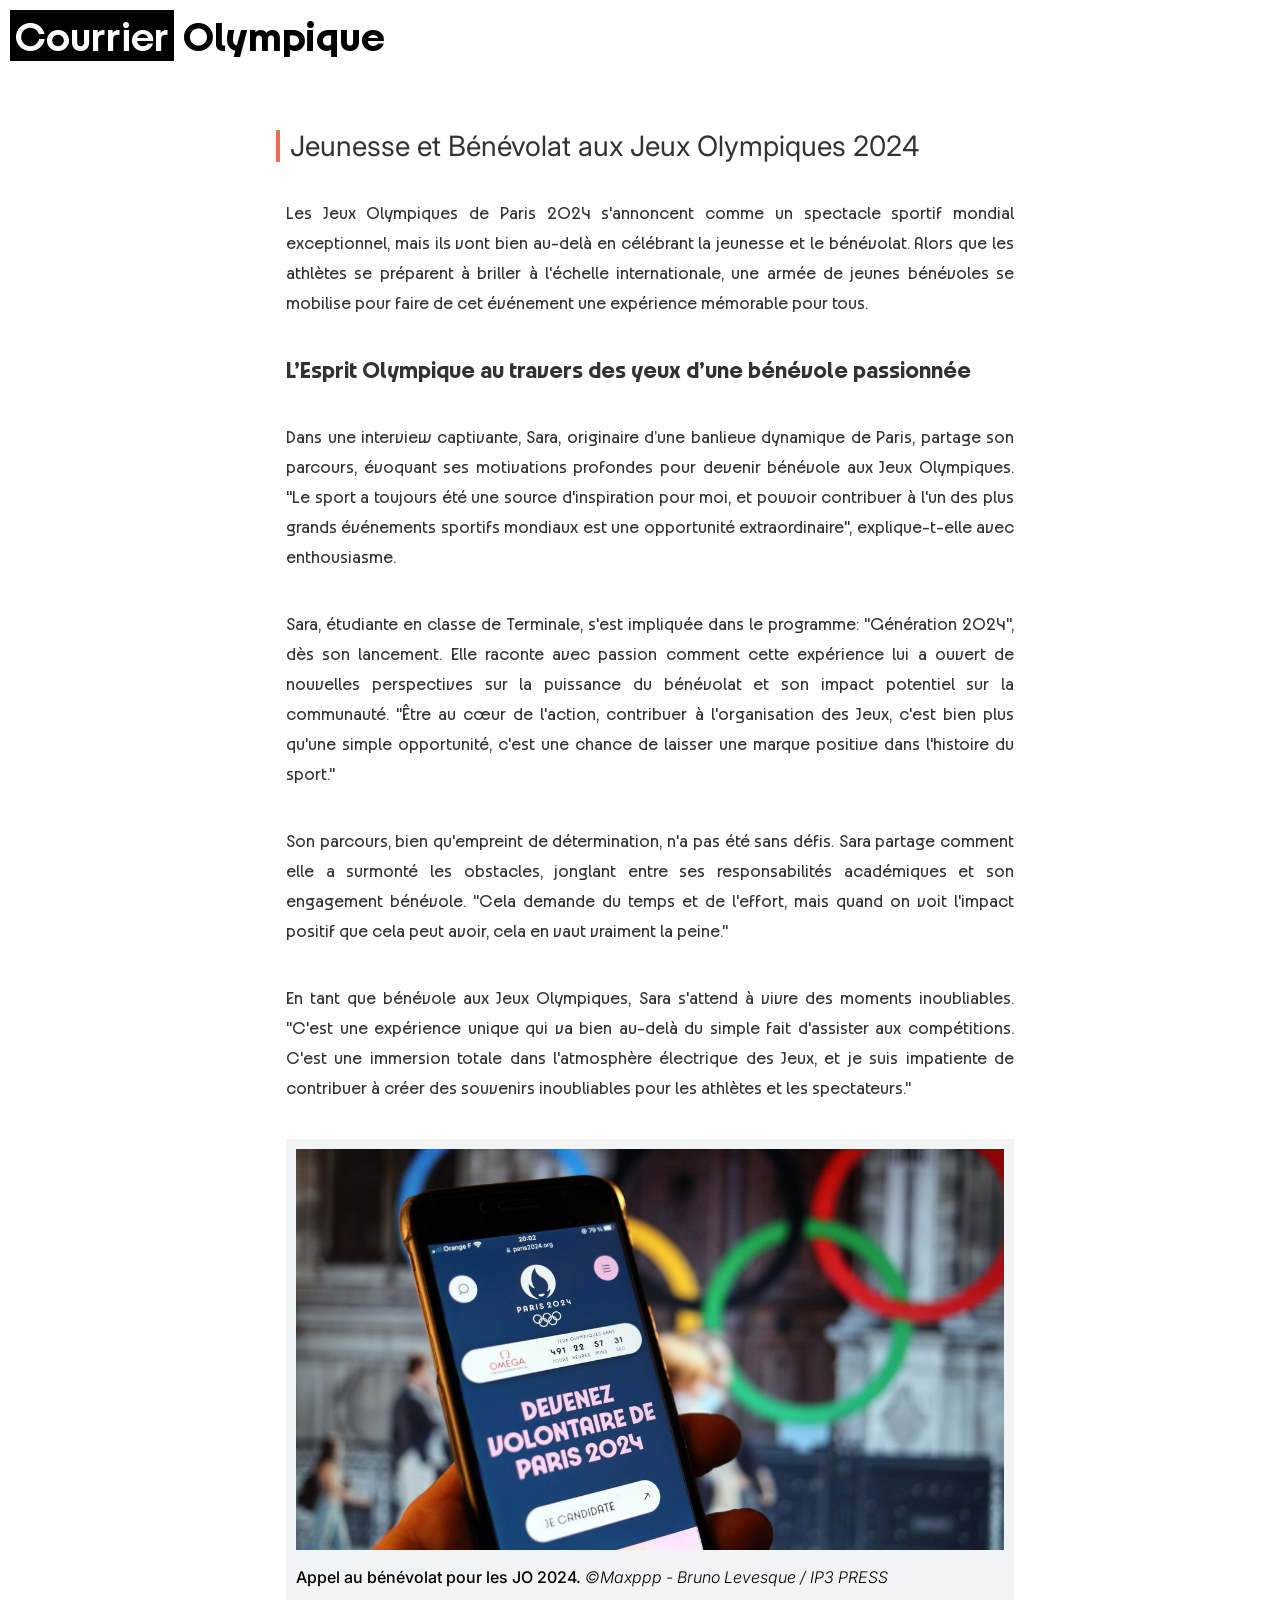
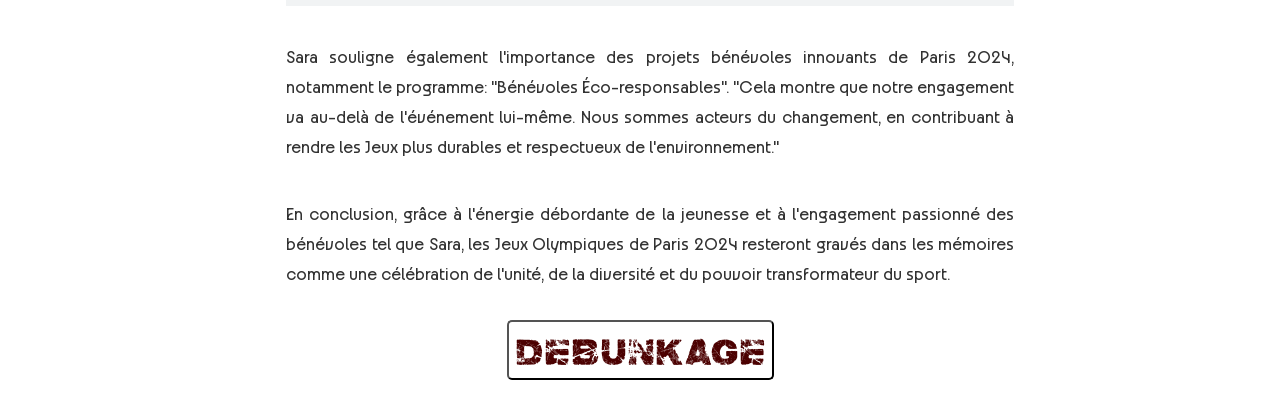
<file: articles/five.html>
<!DOCTYPE html>
<head>
    <link rel="stylesheet" type="text/css" href="articles.css">
    <title>JO_2024&times;LIEP</title>
    <link rel="icon" href="../image/placeholder.png">
    <script src="../script.js"></script>
</head>
<body>
    <section class="landing">
        <div class="topbar">
            <div class="title-wrapper" onclick="location.href='../index.html';">
                <h1 class="title"><mark>Courrier</mark> Olympique</h1>
            </div>
            <div class="off-screen-menu">
                <h1>Glossaire des biais</h1>
                <video class="video" style="display:none" poster="../image/thumbnail-cadrage.png" controls>
                    <source src="../image/Effet-cadrage.mp4" type="video/mp4">
                </video>
                <video class="video1" style="display:none" poster="../image/thumbnail-tache.png" controls>
                    <source src="../image/Tache-aveugle.mp4" type="video/mp4">
                </video>
                <video class="video2" style="display:none" poster="../image/thumbnail-selection.png" controls>
                    <source src="../image/Biais-selection.mp4" type="video/mp4">
                </video>
                <video class="video3" style="display:none" poster="../image/thumbnail-disponibilite.png" controls>
                    <source src="../image/Biais-disponibilite.mp4" type="video/mp4">
                </video>
                <video class="video4" style="display:none" poster="../image/thumbnail-cynisme.png" controls>
                    <source src="../image/Cynisme-naif.mp4" type="video/mp4">
                </video>
                <video class="video5" style="display:none" poster="../image/thumbnail-ancrage.png" controls>
                    <source src="../image/Biais-ancrage.mp4" type="video/mp4">
                </video>
            </div>
            <div class="ham-menu">
                <img src="../image/clapperboard.png" class="vidicon">
                <h1 class="ham-menu-text">Glossaire des biais!</h1>
            </div>
        </div>
    </section>
    <div id="homescreen">
        <section class="article">
            <h1 class="headline">Jeunesse et B&eacute;n&eacute;volat aux Jeux Olympiques 2024</h1>
            <p class="cont_article">Les Jeux Olympiques de Paris 2024 s'annoncent comme un spectacle sportif mondial
                exceptionnel, mais ils vont bien au-del&agrave; en c&eacute;l&eacute;brant la jeunesse et le b&eacute;n&eacute;volat. Alors que
                les athl&egrave;tes se pr&eacute;parent &agrave; briller &agrave; l'&eacute;chelle internationale, une arm&eacute;e de jeunes b&eacute;n&eacute;voles
                se mobilise pour faire de cet &eacute;v&eacute;nement une exp&eacute;rience m&eacute;morable pour tous.</p>
            <h2>L&rsquo;Esprit Olympique au travers des yeux d&rsquo;une b&eacute;n&eacute;vole passionn&eacute;e</h2>
            <p class="cont_article">Dans une interview captivante, Sara, originaire d&rsquo;une banlieue dynamique de Paris, partage
                son parcours, &eacute;voquant ses motivations profondes pour devenir b&eacute;n&eacute;vole aux Jeux
                Olympiques. &quot;Le sport a toujours &eacute;t&eacute; une source d'inspiration pour moi, et pouvoir contribuer
                &agrave; l'un des plus grands &eacute;v&eacute;nements sportifs mondiaux est une opportunit&eacute; extraordinaire&quot;,
                explique-t-elle avec enthousiasme.</p>
            <p class="cont_article">Sara, &eacute;tudiante en classe de Terminale, s'est impliqu&eacute;e dans le programme: &quot;G&eacute;n&eacute;ration
                2024&quot;, d&egrave;s son lancement. Elle raconte avec passion comment cette exp&eacute;rience lui a ouvert
                de nouvelles perspectives sur la puissance du b&eacute;n&eacute;volat et son impact potentiel sur la
                communaut&eacute;. &quot;&Ecirc;tre au c&oelig;ur de l'action, contribuer &agrave; l'organisation des Jeux, c'est bien plus
                qu'une simple opportunit&eacute;, c'est une chance de laisser une marque positive dans l'histoire du
                sport.&quot;</p>
            <p class="cont_article">Son parcours, bien qu'empreint de d&eacute;termination, n'a pas &eacute;t&eacute; sans d&eacute;fis. Sara partage
                comment elle a surmont&eacute; les obstacles, jonglant entre ses responsabilit&eacute;s acad&eacute;miques et
                son engagement b&eacute;n&eacute;vole. &quot;Cela demande du temps et de l'effort, mais quand on voit
                l'impact positif que cela peut avoir, cela en vaut vraiment la peine.&quot;</p>
            <p class="cont_article">En tant que b&eacute;n&eacute;vole aux Jeux Olympiques, Sara s'attend &agrave; vivre des moments inoubliables.
                &quot;C'est une exp&eacute;rience unique qui va bien au-del&agrave; du simple fait d'assister aux comp&eacute;titions.
                C'est une immersion totale dans l'atmosph&egrave;re &eacute;lectrique des Jeux, et je suis impatiente de
                contribuer &agrave; cr&eacute;er des souvenirs inoubliables pour les athl&egrave;tes et les spectateurs.&quot;</p>
            <div class="article-img-box">
                <img src="../image/Benevoles-article-img-1.jpg" class="article-img">
                <h1>Appel au b&eacute;n&eacute;volat pour les JO 2024. <span>&copy;Maxppp - Bruno Levesque / IP3 PRESS</span></h1>
            </div>
            <p class="cont_article">Sara souligne &eacute;galement l'importance des projets b&eacute;n&eacute;voles innovants de Paris 2024,
                notamment le programme: &quot;B&eacute;n&eacute;voles &Eacute;co-responsables&quot;. &quot;Cela montre que notre engagement va au-del&agrave; de l'&eacute;v&eacute;nement lui-m&ecirc;me. Nous sommes acteurs du changement,
                en contribuant &agrave; rendre les Jeux plus durables et respectueux de l'environnement.&quot;</p>
            <p class="cont_article">En conclusion, gr&acirc;ce &agrave; l'&eacute;nergie d&eacute;bordante de la jeunesse et &agrave; l'engagement passionn&eacute;
                des b&eacute;n&eacute;voles tel que Sara, les Jeux Olympiques de Paris 2024 resteront grav&eacute;s dans les
                m&eacute;moires comme une c&eacute;l&eacute;bration de l'unit&eacute;, de la diversit&eacute; et du pouvoir transformateur du
                sport.</p>
            <div class="cont_debunk" id="debunk">
                <div class="debunk-logo-text">
                <img src="../image/exclamation-sign.png" class="exclamation">
                <p class="debunk-Title">DEBUNKAGE</p>
                </div>
                <p class="text_debunk">Parce qu'il s'agit d'une interview, l&rsquo;article n&rsquo;explique rien de pr&eacute;cis et ne se repose pas sur des exemples concrets concernant l&rsquo;engagement de Sara.
                    L&rsquo;article n&rsquo;informe pas le lecteur sur la r&eacute;elle place donn&eacute;e aux jeunes et aux b&eacute;n&eacute;voles dans l&rsquo;organisation
                    des Jeux Olympiques.</p>
            </div>
            <button class="debunking-button" onclick="Debunk()">DEBUNKAGE</button>
        </section>
    </div>
</body>
</file>
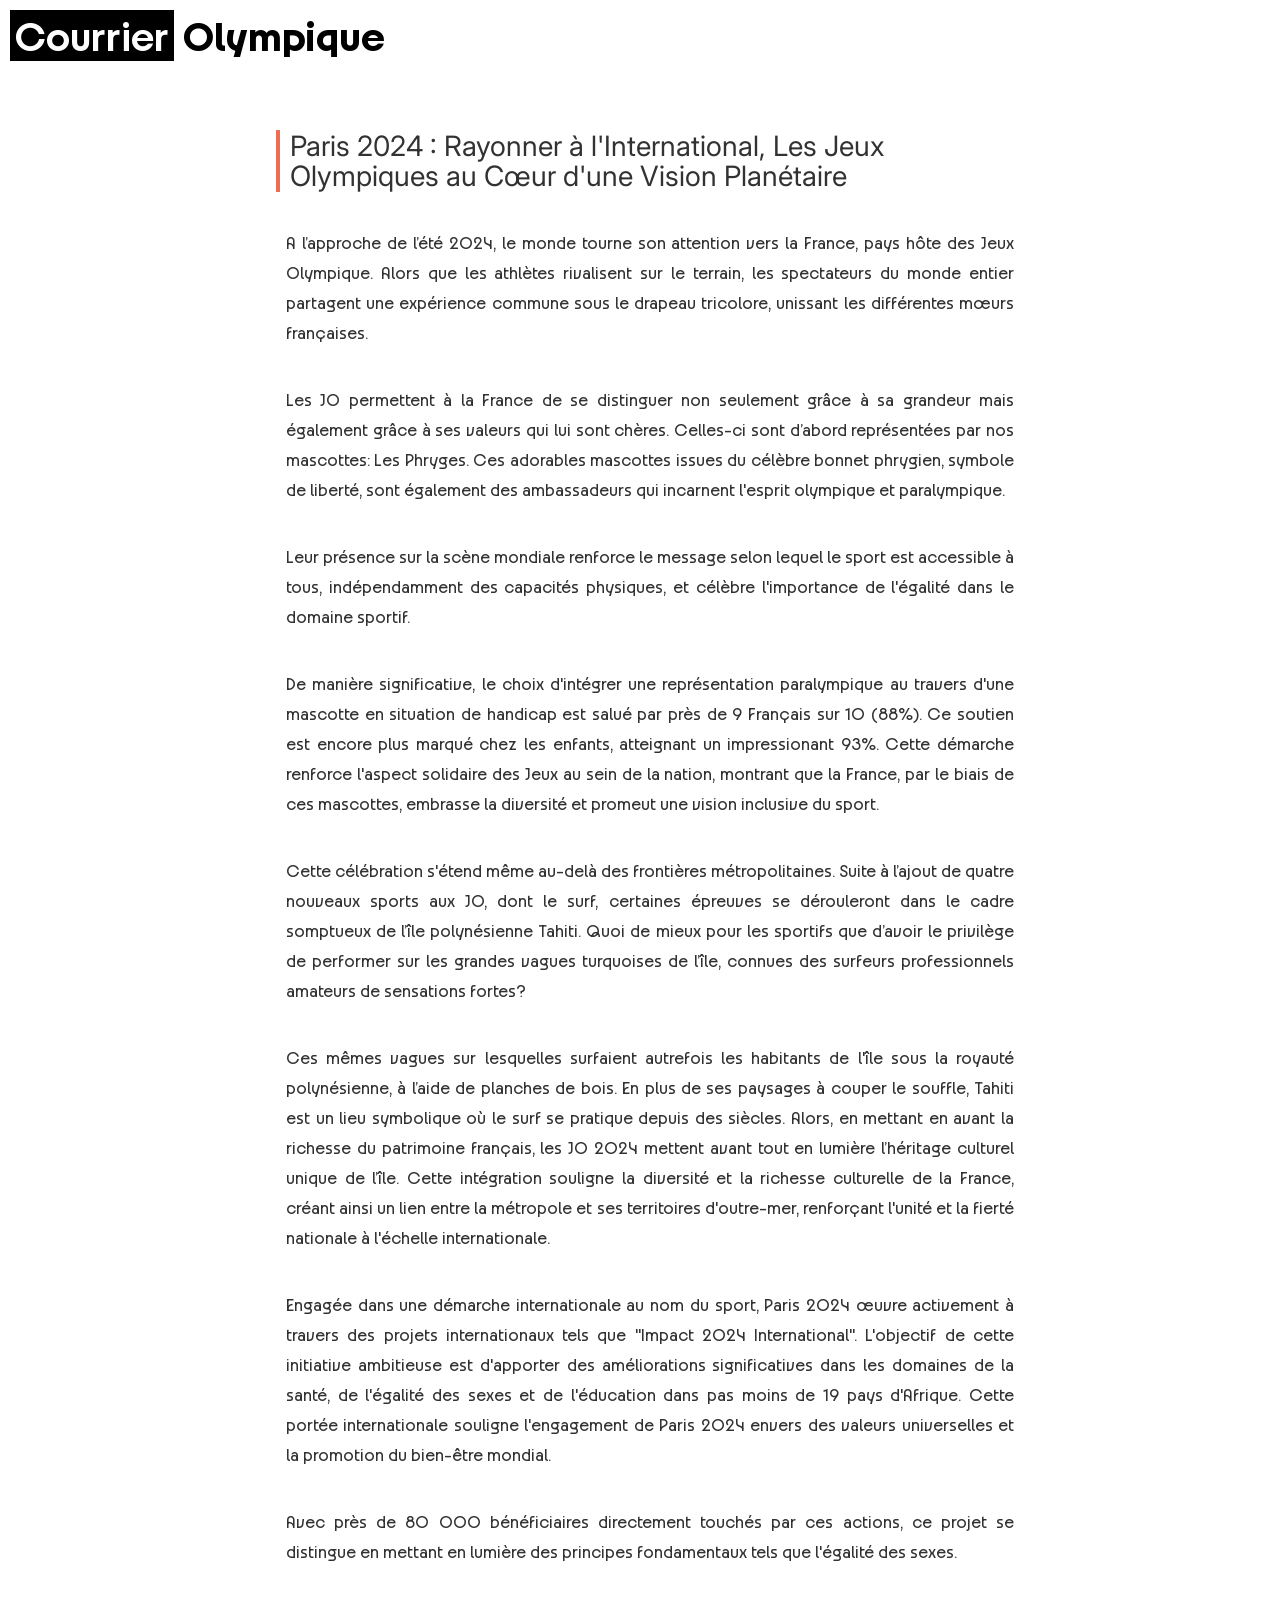
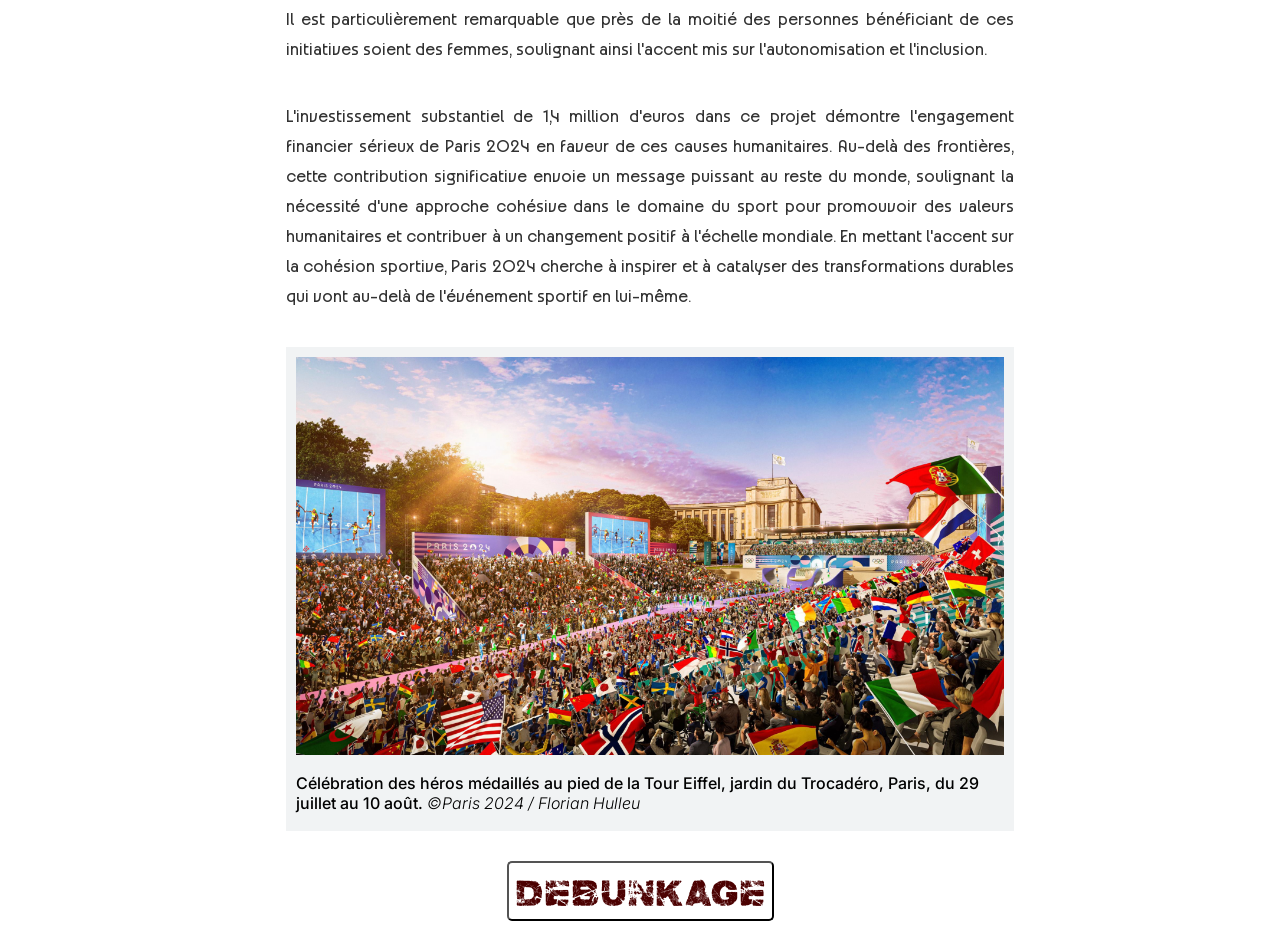
<file: articles/four.html>
<!DOCTYPE html>
<head>
    <link rel="stylesheet" type="text/css" href="articles.css">
    <title>JO_2024&times;LIEP</title>
    <link rel="icon" href="../image/placeholder.png">
    <script src="../script.js"></script>
</head>
<body>
    <section class="landing">
        <div class="topbar">
            <div class="title-wrapper" onclick="location.href='../index.html';">
                <h1 class="title"><mark>Courrier</mark> Olympique</h1>
            </div>
            <div class="off-screen-menu">
                <h1>Glossaire des biais</h1>
                <video class="video" style="display:none" poster="../image/thumbnail-cadrage.png" controls>
                    <source src="../image/Effet-cadrage.mp4" type="video/mp4">
                </video>
                <video class="video1" style="display:none" poster="../image/thumbnail-tache.png" controls>
                    <source src="../image/Tache-aveugle.mp4" type="video/mp4">
                </video>
                <video class="video2" style="display:none" poster="../image/thumbnail-selection.png" controls>
                    <source src="../image/Biais-selection.mp4" type="video/mp4">
                </video>
                <video class="video3" style="display:none" poster="../image/thumbnail-disponibilite.png" controls>
                    <source src="../image/Biais-disponibilite.mp4" type="video/mp4">
                </video>
                <video class="video4" style="display:none" poster="../image/thumbnail-cynisme.png" controls>
                    <source src="../image/Cynisme-naif.mp4" type="video/mp4">
                </video>
                <video class="video5" style="display:none" poster="../image/thumbnail-ancrage.png" controls>
                    <source src="../image/Biais-ancrage.mp4" type="video/mp4">
                </video>
            </div>
            <div class="ham-menu">
                <img src="../image/clapperboard.png" class="vidicon">
                <h1 class="ham-menu-text">Glossaire des biais!</h1>
            </div>
        </div>
    </section>
    <div id="homescreen">
        <section class="article">
            <h1 class="headline">Paris 2024 : Rayonner &agrave; l'International, Les Jeux Olympiques au
                C&oelig;ur d'une Vision Plan&eacute;taire</h1>
                <div class="cont_debunk" id="debunk">
                    <div class="debunk-logo-text">
                    <img src="../image/exclamation-sign.png" class="exclamation">
                    <p class="debunk-Title">DEBUNKAGE</p>
                    </div>
                    <p class="text_debunk">Dans notre article, nous ne manipulons pas r&eacute;ellement les informations. Cependant, la
                        formulation des phrases rend l&rsquo;article probl&eacute;matique. De plus, pour &eacute;crire notre article nous
                        nous sommes uniquement bas&eacute;es sur des sources venant du site des Jeux olympiques de
                        Paris&hellip; Or, on sait que le travail d&rsquo;un journaliste est de m&eacute;langer et croiser les sources.
                        </p>
                </div>
                <p class="cont_article">A l&rsquo;approche de l&rsquo;&eacute;t&eacute; 2024, le monde tourne son attention vers la France, pays h&ocirc;te des
                    Jeux Olympique. Alors que les athl&egrave;tes rivalisent sur le terrain, les spectateurs du monde
                    entier partagent une exp&eacute;rience commune sous le drapeau tricolore, unissant les diff&eacute;rentes
                    m&oelig;urs fran&ccedil;aises.</p>
                <div class="cont_debunk" id="debunk1">
                    <div class="debunk-logo-text">
                    <img src="../image/exclamation-sign.png" class="exclamation">
                    <p class="debunk-Title">DEBUNKAGE</p>
                    </div>
                    <p class="text_debunk">Ces phrases mettent un avant un sentiment d&rsquo;unit&eacute; et des valeurs id&eacute;alis&eacute;es, cherchant &agrave; influencer l'opinion
                        sur la port&eacute;e sociale des Jeux Olympiques.</p>
                </div>
                <p class="cont_article">Les JO permettent &agrave; la France de se distinguer non seulement gr&acirc;ce &agrave; sa grandeur
                    mais &eacute;galement gr&acirc;ce &agrave; ses valeurs qui lui sont ch&egrave;res. Celles-ci sont d&rsquo;abord repr&eacute;sent&eacute;es
                    par nos mascottes: Les Phryges. Ces adorables mascottes issues du c&eacute;l&egrave;bre bonnet
                    phrygien, symbole de libert&eacute;, sont &eacute;galement des ambassadeurs qui incarnent l'esprit
                    olympique et paralympique.</p>
                <div class="cont_debunk" id="debunk2">
                    <div class="debunk-logo-text">
                    <img src="../image/exclamation-sign.png" class="exclamation">
                    <p class="debunk-Title">DEBUNKAGE</p>
                    </div>
                    <p class="text_debunk">En utilisant les termes &quot;grandeur&quot; et &quot;valeurs ch&egrave;res&quot; de la France, on essaye de valoriser le plus
                        possible la France afin de renforcer l'image positive du pays.</p>
                    <p class="text_debunk">En qualifiant les mascottes &ldquo;d&rsquo;adorables&rdquo; et en les associant &agrave; l&rsquo;&eacute;galit&eacute;, on vient cr&eacute;er un
                        sentiment d&rsquo;union ainsi que donner une connotation positive &agrave; l&rsquo;&eacute;v&egrave;nement.</p>
                </div>
                <p class="cont_article">Leur pr&eacute;sence sur la sc&egrave;ne mondiale renforce le message selon lequel le sport est
                    accessible &agrave; tous, ind&eacute;pendamment des capacit&eacute;s physiques, et c&eacute;l&egrave;bre l'importance de
                    l'&eacute;galit&eacute; dans le domaine sportif.</p>
                <p class="cont_article">De mani&egrave;re significative, le choix d'int&eacute;grer une repr&eacute;sentation paralympique au travers
                    d'une mascotte en situation de handicap est salu&eacute; par pr&egrave;s de 9 Fran&ccedil;ais sur 10 (88%). Ce
                    soutien est encore plus marqu&eacute; chez les enfants, atteignant un impressionant 93%. Cette
                    d&eacute;marche renforce l'aspect solidaire des Jeux au sein de la nation, montrant que la France,
                    par le biais de ces mascottes, embrasse la diversit&eacute; et promeut une vision inclusive du sport.</p>

                <div class="cont_debunk" id="debunk3">
                    <div class="debunk-logo-text">
                    <img src="../image/exclamation-sign.png" class="exclamation">
                    <p class="debunk-Title">DEBUNKAGE</p>
                    </div>
                    <p class="text_debunk">L'utilisation de termes comme &quot;de mani&egrave;re significative&quot; et &quot;est salu&eacute;&quot; montre une appr&eacute;ciation
                        positive du choix d'int&eacute;grer une mascotte en situation de handicap, soulignant ainsi les &ldquo;valeurs
                        Fran&ccedil;aise&rdquo;. De plus, l'utilisation de l'adjectif &quot;impressionnant&quot; renforce la perception positive du
                        pays et l&rsquo;id&eacute;e d&rsquo;union et d&rsquo;&eacute;galit&eacute; en mettant en avant le fort niveau d'approbation, notamment
                        chez les enfants.</p>
                    <p class="text_debunk">Ici, la donn&eacute;e ne sert pas &agrave; grand-chose en r&eacute;alit&eacute; puisqu&rsquo;elle ne prouve en rien de l&rsquo;inclusivit&eacute; des
                        JO mais plus l&rsquo;avis positif des Fran&ccedil;ais sur celle-ci. Cependant, le fait qu&rsquo;il y ait un nombre
                        important de Fran&ccedil;ais qui adh&egrave;rent &agrave; l&rsquo;accueil des paralympiques met en avant l&rsquo;aspect positif de
                        l&rsquo;organisation de ces jeux. Ainsi, les chiffres servent &agrave; renforcer l&rsquo;id&eacute;e que la soci&eacute;t&eacute; est en faveur
                        de l'inclusivit&eacute; et de la diversit&eacute; et donc mettent en avant la France.</p>
                </div>
                <p class="cont_article">Cette c&eacute;l&eacute;bration s'&eacute;tend m&ecirc;me au-del&agrave; des fronti&egrave;res m&eacute;tropolitaines. Suite &agrave; l&rsquo;ajout
                    de quatre nouveaux sports aux JO, dont le surf, certaines &eacute;preuves se d&eacute;rouleront dans le
                    cadre somptueux de l&rsquo;&icirc;le polyn&eacute;sienne Tahiti. Quoi de mieux pour les sportifs que d&rsquo;avoir le
                    privil&egrave;ge de performer sur les grandes vagues turquoises de l&rsquo;&icirc;le, connues des surfeurs
                    professionnels amateurs de sensations fortes?</p>
                <div class="cont_debunk" id="debunk4">
                    <div class="debunk-logo-text">
                    <img src="../image/exclamation-sign.png" class="exclamation">
                    <p class="debunk-Title">DEBUNKAGE</p>
                    </div>
                    <p class="text_debunk">Il s'agit d'une question rh&eacute;torique. En effet, ici, on
                        insinue qu&rsquo;il n&rsquo;y a rien de mieux pour les sportifs que de profiter du cadre exceptionnel qui leur est
                        offert gr&acirc;ce aux JO 2024 organis&eacute;s par la France. Cette question permet alors d&rsquo;accorder la vision
                        du lecteur &agrave; celle de l&rsquo;&eacute;crivain, qui n&rsquo;est autre que le fait que tout le monde r&ecirc;verait d&rsquo;effectuer son
                        sport pr&eacute;f&eacute;r&eacute; dans un cadre paradisiaque.</p>
                </div>
                <p class="cont_article">Ces m&ecirc;mes vagues sur lesquelles surfaient autrefois les habitants de l'&icirc;le sous la royaut&eacute;
                    polyn&eacute;sienne, &agrave; l&rsquo;aide de planches de bois. En plus de ses paysages &agrave; couper le souffle,
                    Tahiti est un lieu symbolique o&ugrave; le surf se pratique depuis des si&egrave;cles. Alors, en mettant en
                    avant la richesse du patrimoine fran&ccedil;ais, les JO 2024 mettent avant tout en lumi&egrave;re
                    l&rsquo;h&eacute;ritage culturel unique de l&rsquo;&icirc;le. Cette int&eacute;gration souligne la diversit&eacute; et la richesse
                    culturelle de la France, cr&eacute;ant ainsi un lien entre la m&eacute;tropole et ses territoires d'outre-mer,
                    renfor&ccedil;ant l'unit&eacute; et la fiert&eacute; nationale &agrave; l'&eacute;chelle internationale.</p>
                <p class="cont_article">Engag&eacute;e dans une d&eacute;marche internationale au nom du sport, Paris 2024 &oelig;uvre
                    activement &agrave; travers des projets internationaux tels que &quot;Impact 2024 International&quot;.
                    L'objectif de cette initiative ambitieuse est d'apporter des am&eacute;liorations significatives dans
                    les domaines de la sant&eacute;, de l'&eacute;galit&eacute; des sexes et de l'&eacute;ducation dans pas moins de 19
                    pays d'Afrique. Cette port&eacute;e internationale souligne l'engagement de Paris 2024 envers des
                    valeurs universelles et la promotion du bien-&ecirc;tre mondial.</p>
                <div class="cont_debunk" id="debunk5">
                    <div class="debunk-logo-text">
                    <img src="../image/exclamation-sign.png" class="exclamation">
                    <p class="debunk-Title">DEBUNKAGE</p>
                    </div>
                    <p class="text_debunk">Nous avons utilis&eacute; un effet de cadrage, qui consiste &agrave; influencer la perception que le
                        lecteur peut avoir d&rsquo;une information par la connotation positive ou n&eacute;gative &agrave; laquelle elle est
                        associ&eacute;e. Ici, une connotation positive est donn&eacute;e au nombre de pays Africains aid&eacute;s par
                        l&rsquo;initiative. L&rsquo;expression &ldquo;pas moins de&rdquo; amplifie la grandeur du chiffre et donne alors un effet
                        grandiose &agrave; l&rsquo;initiative. En plus, cette donn&eacute;e montre l&rsquo;implication tr&egrave;s ambitieuse de la France &agrave;
                        r&eacute;gler d&rsquo;importants probl&egrave;mes (sant&eacute;, &eacute;ducation, &eacute;galit&eacute; des sexes) profond&eacute;ment ancr&eacute;s dans les
                        soci&eacute;t&eacute;s des 19 pays Africains concern&eacute;s par ces mesures depuis des g&eacute;n&eacute;rations. Bien que
                        l&rsquo;ambition soit bonne, elle est id&eacute;alis&eacute;e car il est impossible pour la France d&rsquo;apporter autant de
                        changements significatifs et dans autant de pays.</p>
                </div>
                <p class="cont_article">Avec pr&egrave;s de 80 000 b&eacute;n&eacute;ficiaires directement touch&eacute;s par ces actions, ce projet se
                    distingue en mettant en lumi&egrave;re des principes fondamentaux tels que l'&eacute;galit&eacute; des sexes.</p>
                <div class="cont_debunk" id="debunk6">
                    <div class="debunk-logo-text">
                    <img src="../image/exclamation-sign.png" class="exclamation">
                    <p class="debunk-Title">DEBUNKAGE</p>
                    </div>
                    <p class="text_debunk">En r&eacute;alit&eacute;, il n&rsquo;y a que 77 469 b&eacute;n&eacute;ficiaires. Arrondir ce chiffre &agrave; 80 000 comme nous l&rsquo;avons fait
                        permet de tout d&rsquo;abord de mentir sur le nombre r&eacute;el de b&eacute;n&eacute;ficiaires qui est inf&eacute;rieur, mais aussi
                        de renvoyer une image forte car le chiffre rond de 80 000 qui se rapproche de 100 000. Alors, cela
                        permet de souligner l&rsquo;impact positif qu&rsquo;ont les JO sur les individus (ici les b&eacute;n&eacute;ficiaires).</p>
                </div>
                <p class="cont_article">Il est particuli&egrave;rement remarquable que pr&egrave;s de la moiti&eacute; des personnes b&eacute;n&eacute;ficiant de ces
                    initiatives soient des femmes, soulignant ainsi l'accent mis sur l'autonomisation et l'inclusion.</p>
                <div class="cont_debunk" id="debunk7">
                    <div class="debunk-logo-text">
                    <img src="../image/exclamation-sign.png" class="exclamation">
                    <p class="debunk-Title">DEBUNKAGE</p>
                    </div>
                    <p class="text_debunk">
                        Ce chiffre est bien &eacute;videmment manipul&eacute;. En effet, la moiti&eacute; de la population sont des femmes,
                        ainsi il est sp&eacute;cifi&eacute; que la moiti&eacute; des b&eacute;n&eacute;ficiaires sont des femmes pour manipuler les opinions
                        publique afin de s'aligner &agrave; des valeurs &eacute;galitaires.</p>
                </div>
                <p class="cont_article">L'investissement substantiel de 1,4 million d'euros dans ce projet d&eacute;montre l'engagement
                    financier s&eacute;rieux de Paris 2024 en faveur de ces causes humanitaires. Au-del&agrave; des
                    fronti&egrave;res, cette contribution significative envoie un message puissant au reste du monde,
                    soulignant la n&eacute;cessit&eacute; d'une approche coh&eacute;sive dans le domaine du sport pour promouvoir
                    des valeurs humanitaires et contribuer &agrave; un changement positif &agrave; l'&eacute;chelle mondiale. En
                    mettant l'accent sur la coh&eacute;sion sportive, Paris 2024 cherche &agrave; inspirer et &agrave; catalyser des
                    transformations durables qui vont au-del&agrave; de l'&eacute;v&eacute;nement sportif en lui-m&ecirc;me.</p>
                <div class="article-img-box">
                    <img src="../image/International.png" class="article-img">
                    <h1>C&eacute;l&eacute;bration des h&eacute;ros m&eacute;daill&eacute;s au pied de la Tour Eiffel, jardin du Trocad&eacute;ro, Paris, du 29 juillet au 10 ao&ucirc;t.
                     <span>&copy;Paris 2024 / Florian Hulleu</span></h1>
                </div>
                <div class="cont_debunk" id="debunk8">
                    <div class="debunk-logo-text">
                    <img src="../image/exclamation-sign.png" class="exclamation">
                    <p class="debunk-Title">DEBUNKAGE</p>
                    </div>
                    <p class="text_debunk">Cette image est fictive. En effet, elle pr&eacute;sente une sc&egrave;ne qui ne s'est m&ecirc;me pas encore
                        d&eacute;roul&eacute;e. Sur l&rsquo;image on peut apercevoir un cadre utopique avec le beau lev&eacute; du soleil et les
                        nombreux drapeaux montrant la diversit&eacute; des Jeux Olympiques. Cette image vient donc renforcer
                        l&rsquo;id&eacute;e d'unit&eacute; de l'&eacute;v&eacute;nement et donc mettre en avant les valeurs de la France en pr&eacute;sentant le
                        pays comme un pays inclusif, ouvert &agrave; la diversit&eacute;, et r&eacute;solument engag&eacute; dans la promotion de
                        l'&eacute;galit&eacute; et de la solidarit&eacute; &agrave; travers les Jeux Olympiques. Une petite pr&eacute;cision est &eacute;galement
                        apport&eacute;e dans la l&eacute;gende de cette photo, avec la mention de la Tour Eiffel pour situer le parc, ce
                        qui insiste sur le cadre idyllique du lieu.</p>
                </div>
            <button class="debunking-button" onclick="Debunk()">DEBUNKAGE</button>
        </section>
    </div>
</body>
</file>
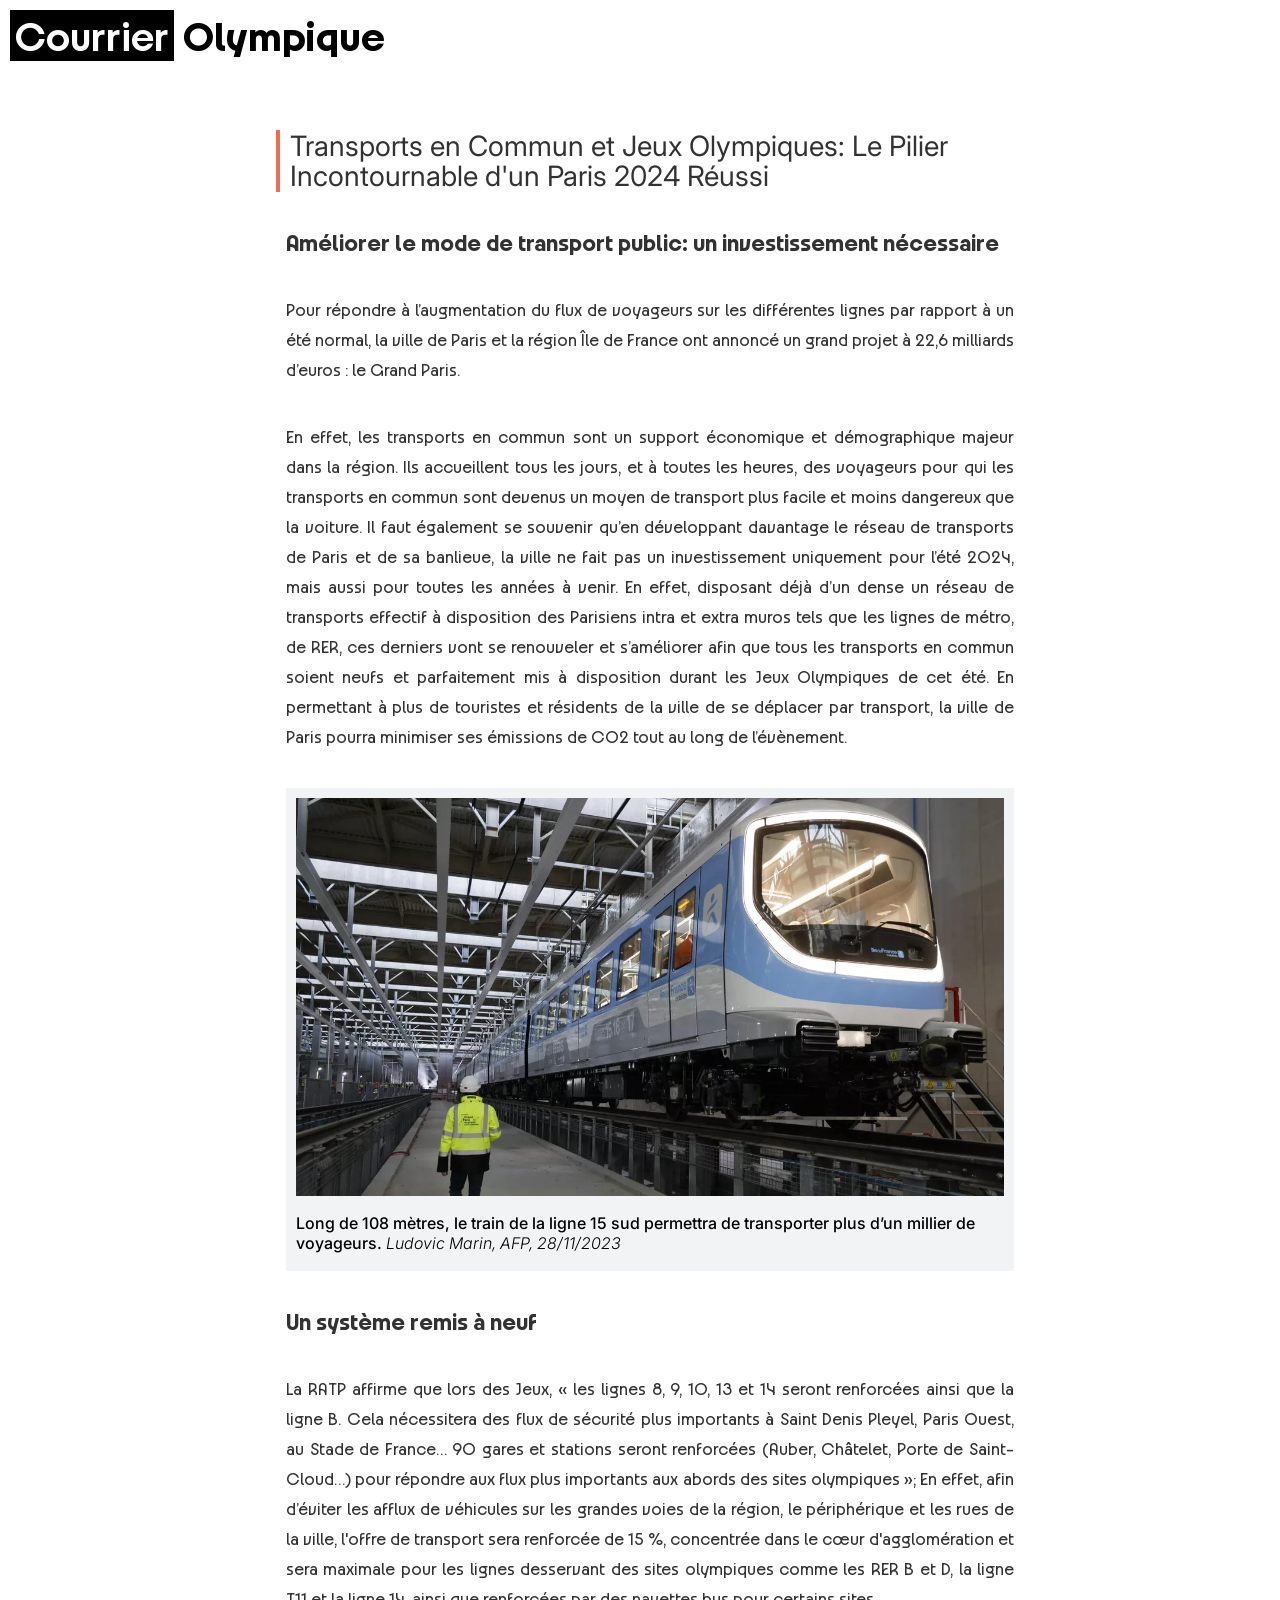
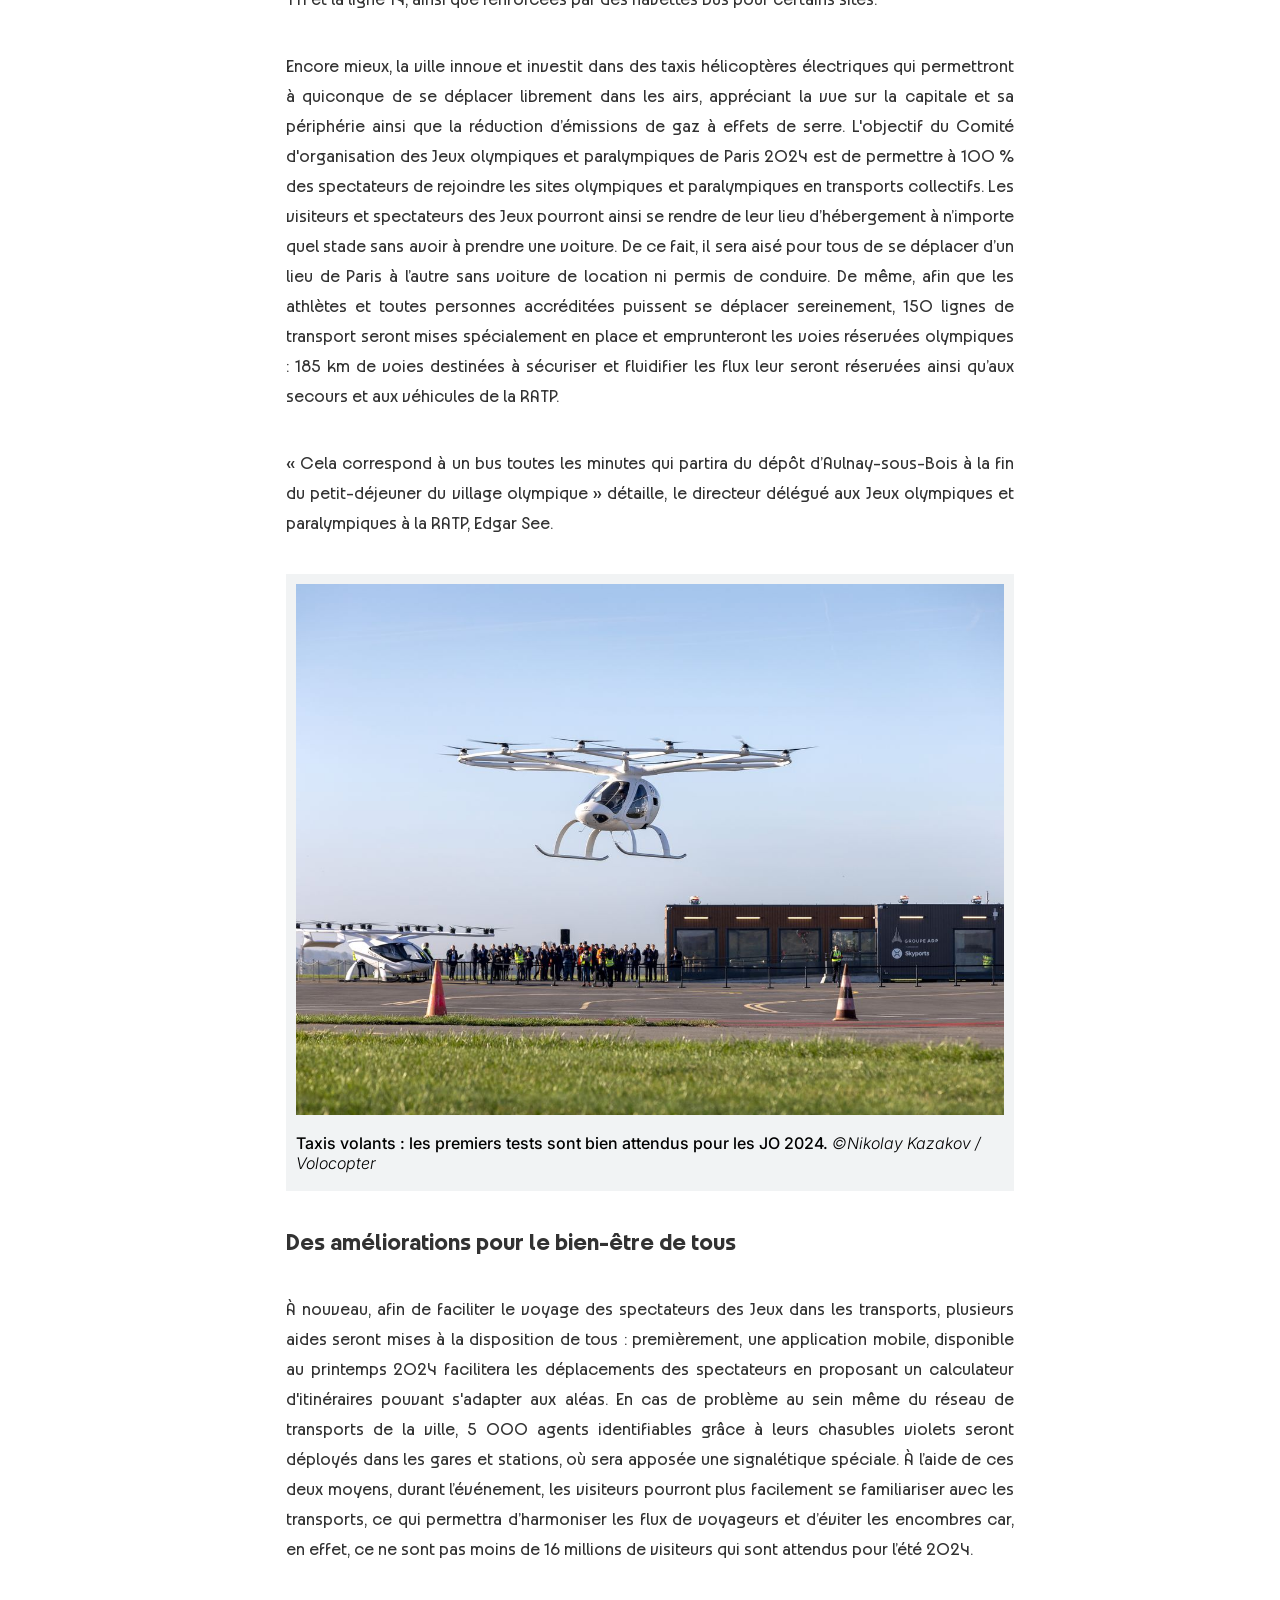
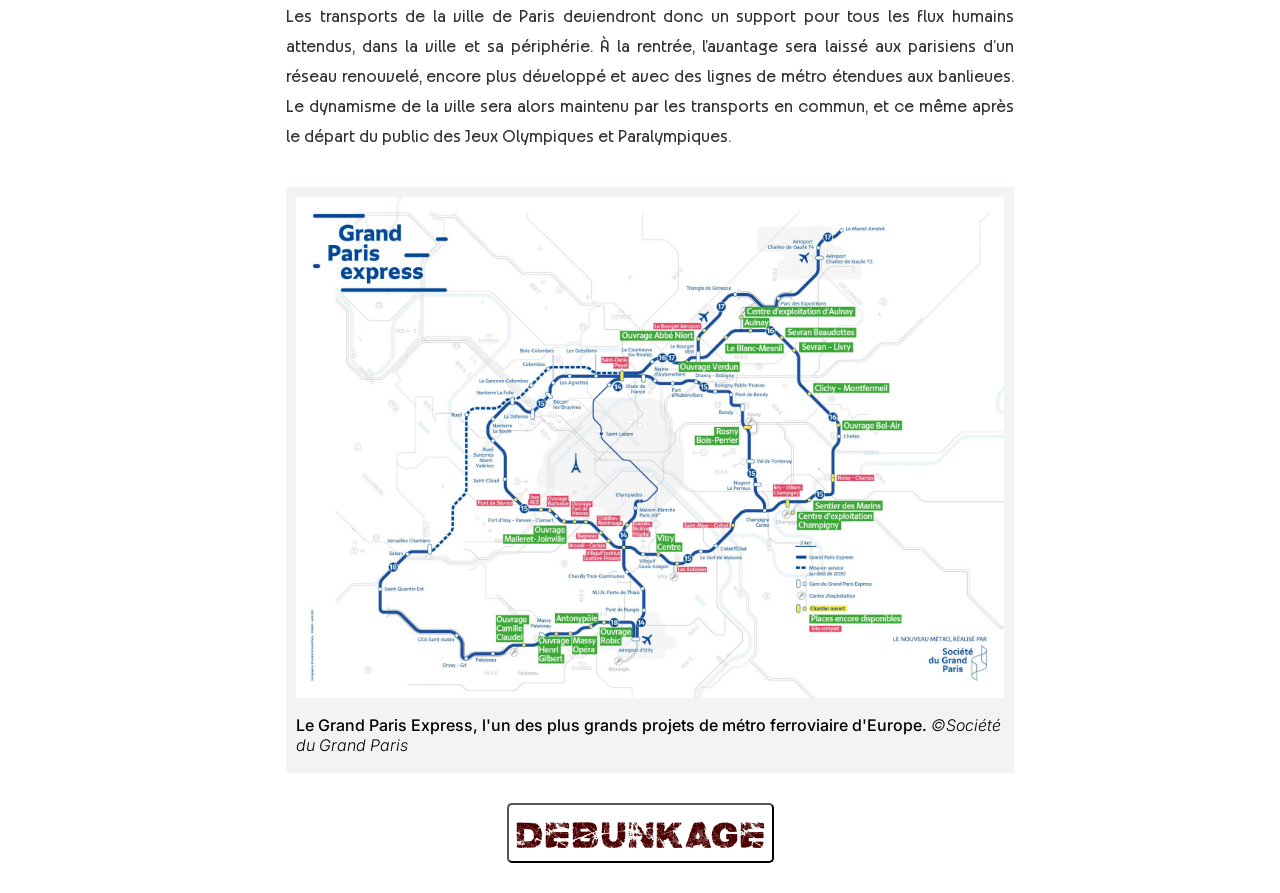
<file: articles/one.html>
<!DOCTYPE html>
<head>
    <link rel="stylesheet" type="text/css" href="articles.css">
    <title>JO_2024&times;LIEP</title>
    <link rel="icon" href="../image/placeholder.png">
    <script src="../script.js"></script>
</head>
<body>
    <section class="landing">
        <div class="topbar">
            <div class="title-wrapper" onclick="location.href='../index.html';">
                <h1 class="title"><mark>Courrier</mark> Olympique</h1>
            </div>
            <div class="off-screen-menu">
                <h1>Glossaire des biais</h1>
                <video class="video" style="display:none" poster="../image/thumbnail-cadrage.png" controls>
                    <source src="../image/Effet-cadrage.mp4" type="video/mp4">
                </video>
                <video class="video1" style="display:none" poster="../image/thumbnail-tache.png" controls>
                    <source src="../image/Tache-aveugle.mp4" type="video/mp4">
                </video>
                <video class="video2" style="display:none" poster="../image/thumbnail-selection.png" controls>
                    <source src="../image/Biais-selection.mp4" type="video/mp4">
                </video>
                <video class="video3" style="display:none" poster="../image/thumbnail-disponibilite.png" controls>
                    <source src="../image/Biais-disponibilite.mp4" type="video/mp4">
                </video>
                <video class="video4" style="display:none" poster="../image/thumbnail-cynisme.png" controls>
                    <source src="../image/Cynisme-naif.mp4" type="video/mp4">
                </video>
                <video class="video5" style="display:none" poster="../image/thumbnail-ancrage.png" controls>
                    <source src="../image/Biais-ancrage.mp4" type="video/mp4">
                </video>
            </div>
            <div class="ham-menu">
                <img src="../image/clapperboard.png" class="vidicon">
                <h1 class="ham-menu-text">Glossaire des biais!</h1>
            </div>
        </div>
    </section>
    <div id="homescreen">
        <section class="article">
            <h1 class="headline">Transports en Commun et Jeux Olympiques: Le Pilier
                Incontournable d'un Paris 2024 R&eacute;ussi</h1>
            <h2>Am&eacute;liorer le mode de transport public: un investissement n&eacute;cessaire</h2>
            <p class="cont_article">
                Pour r&eacute;pondre &agrave; l&rsquo;augmentation du flux de voyageurs sur les diff&eacute;rentes lignes par rapport &agrave;
                un &eacute;t&eacute; normal, la ville de Paris et la r&eacute;gion &Icirc;le de France ont annonc&eacute; un grand projet &agrave; 22,6
                milliards d&rsquo;euros : le Grand Paris.
            </p>
            <div class="cont_debunk" id="debunk">
                <div class="debunk-logo-text">
                <img src="../image/exclamation-sign.png" class="exclamation">
                <p class="debunk-Title">DEBUNKAGE</p>
                </div>
                <p class="text_debunk">Concernant les prix : 22,6 milliards d&rsquo;euros &eacute;taient initialement pr&eacute;vus mais pour parvenir &agrave;
                organiser des Jeux Olympiques fran&ccedil;ais d&egrave;s l'&eacute;t&eacute; prochain, il faudra mettre des moyens
                cons&eacute;quents sur la table au total : une enveloppe de 8,2 milliards d'euros sera n&eacute;cessaire en
                plus.</p>
            </div>
            <p class="cont_article">
                En effet, les transports en commun sont un support &eacute;conomique et d&eacute;mographique majeur dans la
                r&eacute;gion. Ils accueillent tous les jours, et &agrave; toutes les heures, des voyageurs pour qui les
                transports en commun sont devenus un moyen de transport plus facile et moins dangereux
                que la voiture. Il faut &eacute;galement se souvenir qu&rsquo;en d&eacute;veloppant davantage le r&eacute;seau de
                transports de Paris et de sa banlieue, la ville ne fait pas un investissement uniquement pour
                l&rsquo;&eacute;t&eacute; 2024, mais aussi pour toutes les ann&eacute;es &agrave; venir. En effet, disposant d&eacute;j&agrave; d&rsquo;un dense un
                r&eacute;seau de transports effectif &agrave; disposition des Parisiens intra et extra muros tels que les
                lignes de m&eacute;tro, de RER, ces derniers vont se renouveler et s&rsquo;am&eacute;liorer afin que tous les
                transports en commun soient neufs et parfaitement mis &agrave; disposition durant les Jeux
                Olympiques de cet &eacute;t&eacute;. En permettant &agrave; plus de touristes et r&eacute;sidents de la ville de se
                d&eacute;placer par transport, la ville de Paris pourra minimiser ses &eacute;missions de CO2 tout au long
                de l&rsquo;&eacute;v&egrave;nement.
            </p>
            <div class="article-img-box">
                <img src="../image/Transport-article-img-1.png" class="article-img">
                <h1>Long de 108 m&egrave;tres, le train de la ligne 15 sud permettra de transporter plus d&rsquo;un millier de
                voyageurs. <span>Ludovic Marin, AFP, 28/11/2023</span></h1>
            </div>
            <h2>Un syst&egrave;me remis &agrave; neuf</h2>
            <p class="cont_article">
                La RATP affirme que lors des Jeux, &laquo; les lignes 8, 9, 10, 13 et 14 seront renforc&eacute;es ainsi que
                la ligne B. Cela n&eacute;cessitera des flux de s&eacute;curit&eacute; plus importants &agrave; Saint Denis Pleyel, Paris
                Ouest, au Stade de France&hellip; 90 gares et stations seront renforc&eacute;es (Auber, Ch&acirc;telet, Porte
                de Saint-Cloud&hellip;) pour r&eacute;pondre aux flux plus importants aux abords des sites olympiques &raquo;;
                En effet, afin d&rsquo;&eacute;viter les afflux de v&eacute;hicules sur les grandes voies de la r&eacute;gion, le
                p&eacute;riph&eacute;rique et les rues de la ville, l'offre de transport sera renforc&eacute;e de 15 %, concentr&eacute;e
                dans le c&oelig;ur d'agglom&eacute;ration et sera maximale pour les lignes desservant des sites
                olympiques comme les RER B et D, la ligne T11 et la ligne 14, ainsi que renforc&eacute;es par des
                navettes bus pour certains sites.
            </p>
            <div class="cont_debunk" id="debunk1">
                <div class="debunk-logo-text">
                <img src="../image/exclamation-sign.png" class="exclamation">
                <p class="debunk-Title">DEBUNKAGE</p>
                </div>
                <p class="text_debunk">Les travaux ne sont pas termin&eacute;s (actuellement, 84 % des travaux des Jeux Olympiques de Paris 2024 sont
                achev&eacute;s), et il faut dire que dans sa candidature, la France avait fait preuve de beaucoup d'optimisme. Les
                porteurs du projet &quot;Paris 2024&quot; promettaient, au d&eacute;part, une liaison expresse entre Paris et l'a&eacute;roport
                Charles-de-Gaulle d&egrave;s 2024. Aujourd'hui, elle n'est pas attendue avant 2027. D'autres id&eacute;es ont depuis &eacute;t&eacute;
                rejet&eacute;es. De nouvelles lignes de m&eacute;tro devraient augmenter la capacit&eacute; de d&eacute;placement d'ici &agrave; 2024. Les
                porteurs de la candidature annon&ccedil;aient aussi un acc&egrave;s gratuit &agrave; l'ensemble du r&eacute;seau pour les d&eacute;tenteurs de
                billets. Cependant ,trop co&ucirc;teuses, les promesses ont &eacute;t&eacute; abandonn&eacute;es. Pour les RER B et D et la ligne de
                m&eacute;tro 14 par exemple seront ferm&eacute;es pour cause de travaux tout au long de l&rsquo;ann&eacute;e. &Agrave; nouveau, un autre
                sujet est &eacute;voqu&eacute; : l'accessibilit&eacute; des transports en commun pour les personnes en situation de handicap.
                Moins de 10% des stations sont accessibles aux personnes en fauteuil roulant, selon des chiffres datant
                d'ao&ucirc;t 2023. De m&ecirc;me sur les chantiers, la Solideo a d&eacute;nombr&eacute; 168 accidents de chantiers, dont 26 graves et
                un avec des s&eacute;quelles irr&eacute;versibles.</p>
            </div>
            <p class="cont_article">
                Encore mieux, la ville innove et investit dans des taxis h&eacute;licopt&egrave;res &eacute;lectriques qui
                permettront &agrave; quiconque de se d&eacute;placer librement dans les airs, appr&eacute;ciant la vue sur la
                capitale et sa p&eacute;riph&eacute;rie ainsi que la r&eacute;duction d&rsquo;&eacute;missions de gaz &agrave; effets de serre.
                L'objectif du Comit&eacute; d'organisation des Jeux olympiques et paralympiques de Paris 2024 est
                de permettre &agrave; 100 % des spectateurs de rejoindre les sites olympiques et paralympiques en
                transports collectifs. Les visiteurs et spectateurs des Jeux pourront ainsi se rendre de leur
                lieu d&rsquo;h&eacute;bergement &agrave; n&rsquo;importe quel stade sans avoir &agrave; prendre une voiture.
                De ce fait, il sera ais&eacute; pour tous de se d&eacute;placer d&rsquo;un lieu de Paris &agrave; l&rsquo;autre sans voiture de
                location ni permis de conduire. De m&ecirc;me, afin que les athl&egrave;tes et toutes personnes
                accr&eacute;dit&eacute;es puissent se d&eacute;placer sereinement, 150 lignes de transport seront mises
                sp&eacute;cialement en place et emprunteront les voies r&eacute;serv&eacute;es olympiques : 185 km de voies
                destin&eacute;es &agrave; s&eacute;curiser et fluidifier les flux leur seront r&eacute;serv&eacute;es ainsi qu&rsquo;aux secours et aux
                v&eacute;hicules de la RATP.
            </p>
            <div class="cont_debunk" id="debunk2">
                <div class="debunk-logo-text">
                <img src="../image/exclamation-sign.png" class="exclamation">
                <p class="debunk-Title">DEBUNKAGE</p>
                </div>
                <p class="text_debunk">Il y a &eacute;galement une pol&eacute;mique car l&rsquo;&eacute;tat demande &agrave; la SNCF de financer en partie les travaux des lignes : en
                    r&eacute;ponse, cette derni&egrave;re a annonc&eacute; qu'elle renon&ccedil;ait &agrave; mener le chantier de r&eacute;novation de la gare du Nord.
                    Les travaux, estim&eacute;s &agrave; plus de 1,5 milliard d'euros, d&eacute;passant largement le budget pr&eacute;visionnel envisag&eacute; fin
                    2020 de 500 millions d&rsquo;euros.</p>
            </div>
            <p class="cont_article">
                &laquo; Cela correspond &agrave; un bus toutes les minutes qui partira du d&eacute;p&ocirc;t d&rsquo;Aulnay-sous-Bois &agrave; la
                fin du petit-d&eacute;jeuner du village olympique &raquo; d&eacute;taille, le directeur d&eacute;l&eacute;gu&eacute; aux Jeux
                olympiques et paralympiques &agrave; la RATP, Edgar See.
            </p>
            <div class="article-img-box">
                <img src="../image/Transport-article-img-2.jpg" class="article-img">
                <h1>Taxis volants : les premiers tests sont bien attendus pour les JO 2024. <span>&copy;Nikolay Kazakov / Volocopter</span></h1>
            </div>
            <h2>Des am&eacute;liorations pour le bien-&ecirc;tre de tous</h2>
            <p class="cont_article">
                &Agrave; nouveau, afin de faciliter le voyage des spectateurs des Jeux dans les transports,
                plusieurs aides seront mises &agrave; la disposition de tous : premi&egrave;rement, une application mobile,
                disponible au printemps 2024 facilitera les d&eacute;placements des spectateurs en proposant un
                calculateur d'itin&eacute;raires pouvant s'adapter aux al&eacute;as. En cas de probl&egrave;me au sein m&ecirc;me du
                r&eacute;seau de transports de la ville, 5 000 agents identifiables gr&acirc;ce &agrave; leurs chasubles violets
                seront d&eacute;ploy&eacute;s dans les gares et stations, o&ugrave; sera appos&eacute;e une signal&eacute;tique sp&eacute;ciale. &Agrave;
                l&rsquo;aide de ces deux moyens, durant l&rsquo;&eacute;v&eacute;nement, les visiteurs pourront plus facilement se
                familiariser avec les transports, ce qui permettra d&rsquo;harmoniser les flux de voyageurs et
                d&rsquo;&eacute;viter les encombres car, en effet, ce ne sont pas moins de 16 millions de visiteurs qui sont
                attendus pour l&rsquo;&eacute;t&eacute; 2024.
            </p>
            <div class="cont_debunk" id="debunk3">
                <div class="debunk-logo-text">
                <img src="../image/exclamation-sign.png" class="exclamation">
                <p class="debunk-Title">DEBUNKAGE</p>
                </div>
                <p class="text_debunk">Les innovations et dispositifs mis en place sont co&ucirc;teux pour les citoyens : taxis h&eacute;licopt&egrave;res sont estim&eacute;s &agrave;
                    110&euro; en moyenne par trajet par Volocopter (entreprise allemande qui les a d&eacute;velopp&eacute;s, associ&eacute;e &agrave; la RATP et
                    aux A&eacute;roports de Paris), les abonnements. Ajout&eacute; &agrave; &ccedil;a l'augmentation des tarifs des tickets &agrave; l&rsquo;unit&eacute; (port&eacute;
                    de 1,73 &euro; &agrave; 4 &euro;) pour &ldquo;inciter les spectateurs &agrave; acheter un forfait jour &agrave; 13 &euro;&rdquo; et la cr&eacute;ation d&rsquo;un passe cr&eacute;&eacute;
                    sp&eacute;cialement pour les JO de Paris port&eacute; par Val&eacute;rie P&eacute;cresse. La pr&eacute;sidente de l&rsquo;&eacute;tablissement public justifie
                    la cr&eacute;ation du &laquo; pass Paris 2024 qui permettra aux visiteurs de se d&eacute;placer dans toute l&rsquo;&Icirc;le-de-France &raquo;. Il
                    co&ucirc;tera 16 euros par jour et donc 70 euros par semaine (pour comparaison aujourd&rsquo;hui le forfait Navigo
                    semaine est de 30 euros). De m&ecirc;me, les voyageurs du quotidien seront impact&eacute;s par une hausse du prix du
                    ticket de m&eacute;tro, IDFM (Ile-de-France mobilit&eacute;s) devrait &eacute;galement augmenter le prix du ticket de train et de
                    RER, il atteindra les 6 euros : en sept mots, les Jeux vont co&ucirc;ter cher aux Fran&ccedil;ais.</p>
            </div>
            <p class="cont_article">
                Les transports de la ville de Paris deviendront donc un support pour tous les flux humains
                attendus, dans la ville et sa p&eacute;riph&eacute;rie. &Agrave; la rentr&eacute;e, l&rsquo;avantage sera laiss&eacute; aux parisiens d&rsquo;un
                r&eacute;seau renouvel&eacute;, encore plus d&eacute;velopp&eacute; et avec des lignes de m&eacute;tro &eacute;tendues aux
                banlieues. Le dynamisme de la ville sera alors maintenu par les transports en commun, et ce
                m&ecirc;me apr&egrave;s le d&eacute;part du public des Jeux Olympiques et Paralympiques.
            </p>
            <div class="article-img-box">
                <img src="../image/Transport-article-img-3.png" class="article-img" style="max-height: 100%;">
                <h1>Le Grand Paris Express, l'un des plus grands projets de m&eacute;tro ferroviaire d'Europe. <span>&copy;Soci&eacute;t&eacute; du Grand Paris</span></h1>
            </div>
            <button class="debunking-button" onclick="Debunk()">DEBUNKAGE</button>
        </section>
    </div>
</body>
</file>
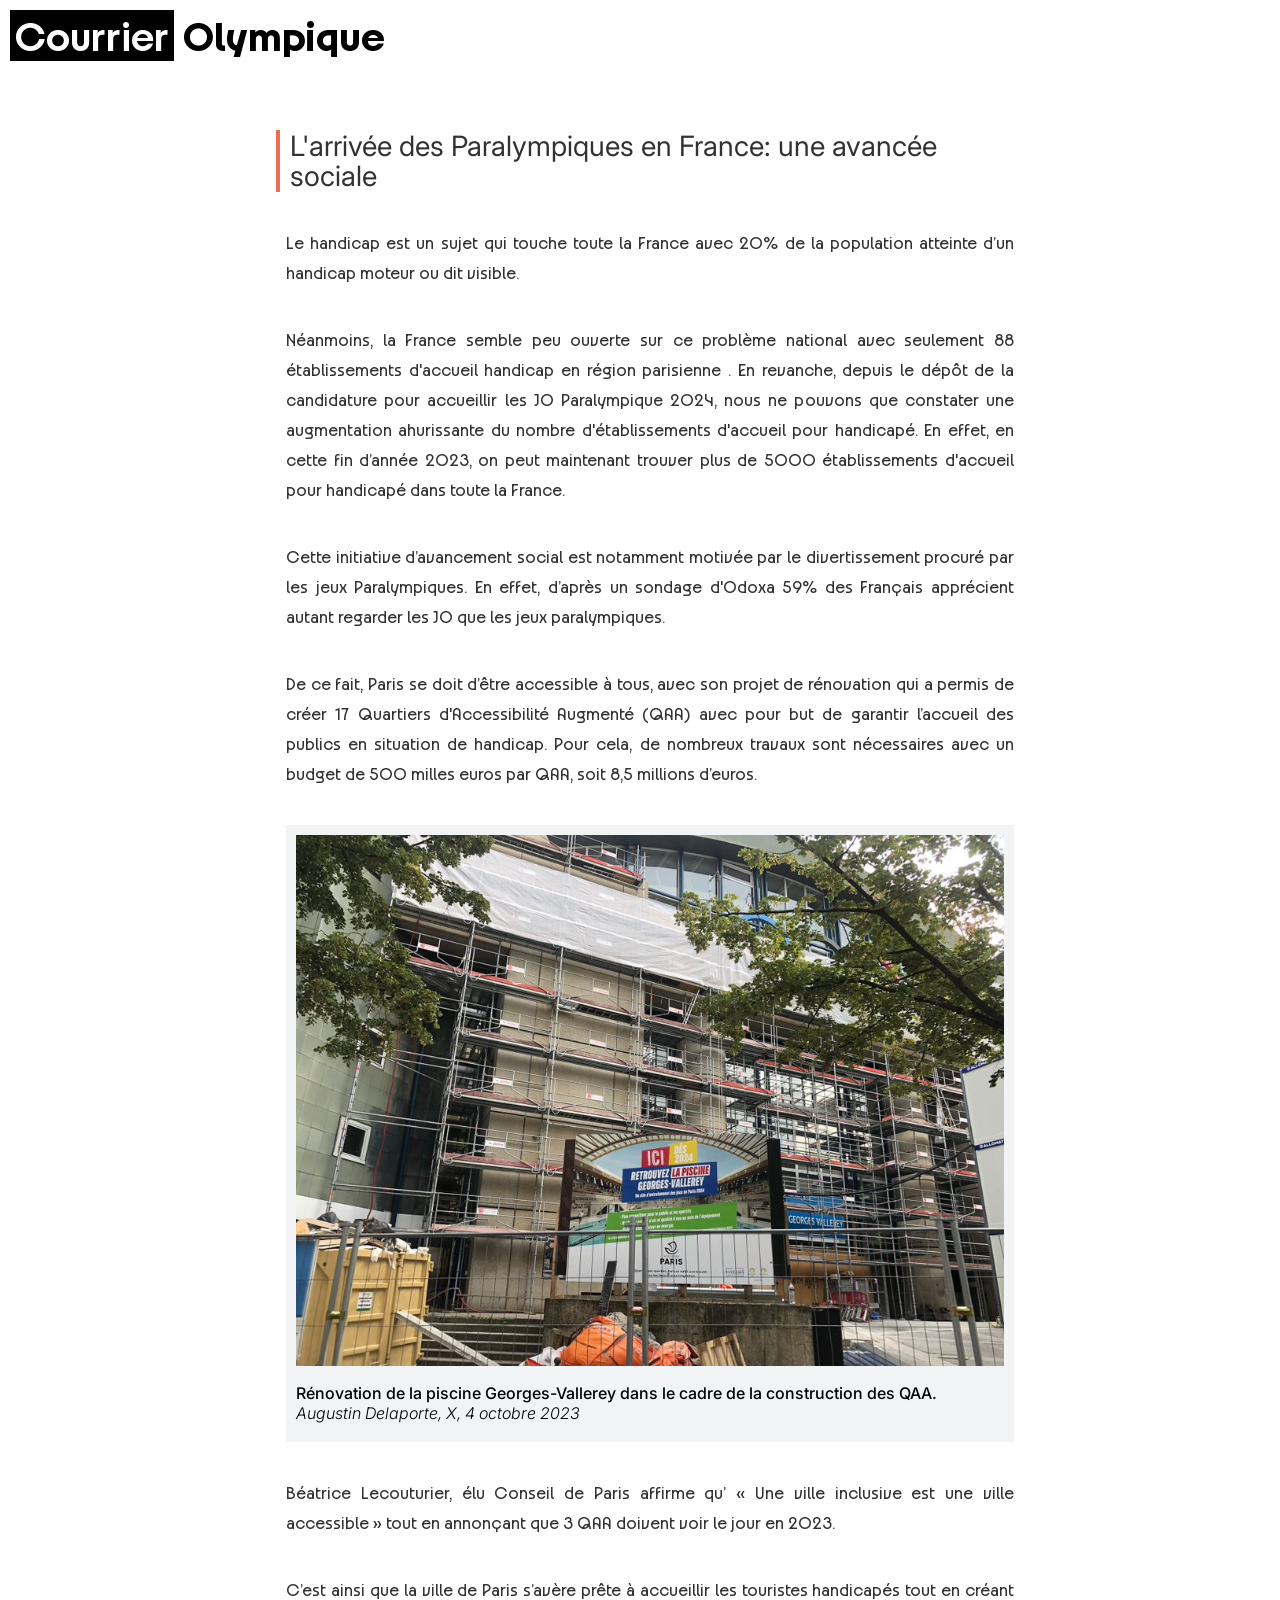
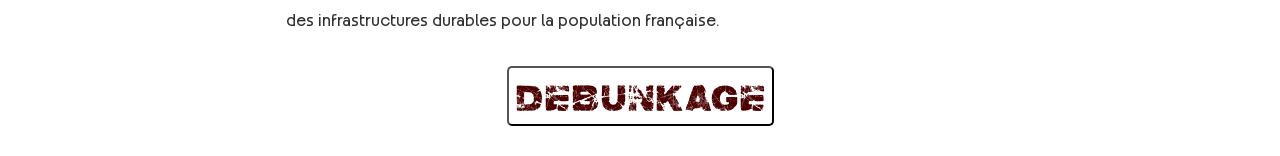
<file: articles/seven.html>
<!DOCTYPE html>
<head>
    <link rel="stylesheet" type="text/css" href="articles.css">
    <title>JO_2024&times;LIEP</title>
    <link rel="icon" href="../image/placeholder.png">
    <script src="../script.js"></script>
</head>
<body>
    <section class="landing">
        <div class="topbar">
            <div class="title-wrapper" onclick="location.href='../index.html';">
                <h1 class="title"><mark>Courrier</mark> Olympique</h1>
            </div>
            <div class="off-screen-menu">
                <h1>Glossaire des biais</h1>
                <video class="video" style="display:none" poster="../image/thumbnail-cadrage.png" controls>
                    <source src="../image/Effet-cadrage.mp4" type="video/mp4">
                </video>
                <video class="video1" style="display:none" poster="../image/thumbnail-tache.png" controls>
                    <source src="../image/Tache-aveugle.mp4" type="video/mp4">
                </video>
                <video class="video2" style="display:none" poster="../image/thumbnail-selection.png" controls>
                    <source src="../image/Biais-selection.mp4" type="video/mp4">
                </video>
                <video class="video3" style="display:none" poster="../image/thumbnail-disponibilite.png" controls>
                    <source src="../image/Biais-disponibilite.mp4" type="video/mp4">
                </video>
                <video class="video4" style="display:none" poster="../image/thumbnail-cynisme.png" controls>
                    <source src="../image/Cynisme-naif.mp4" type="video/mp4">
                </video>
                <video class="video5" style="display:none" poster="../image/thumbnail-ancrage.png" controls>
                    <source src="../image/Biais-ancrage.mp4" type="video/mp4">
                </video>
            </div>
            <div class="ham-menu">
                <img src="../image/clapperboard.png" class="vidicon">
                <h1 class="ham-menu-text">Glossaire des biais!</h1>
            </div>
        </div>
    </section>
    <div id="homescreen">
        <section class="article">
            <h1 class="headline">L'arriv&eacute;e des Paralympiques en France: une avanc&eacute;e sociale</h1>
            <p class="cont_article">
                Le handicap est un sujet qui touche toute la France avec 20% de la population atteinte d&rsquo;un
                handicap moteur ou dit visible.
            </p>
            <div class="cont_debunk" id="debunk">
                <div class="debunk-logo-text">
                <img src="../image/exclamation-sign.png" class="exclamation">
                <p class="debunk-Title">DEBUNKAGE</p>
                </div>
                <p class="text_debunk">Ces 20% correspondent aux personnes atteintes d&rsquo;un handicap moteur dit &ldquo;visible&rdquo; sur l&rsquo;ensemble de la
                    population handicap&eacute;e qui repr&eacute;sente 11.2% de la population de plus de 15 ans en France 2023. De ce fait, il
                    y a une manipulation d&rsquo;information: c&rsquo;est le biais de s&eacute;lection.</p>
            </div>
            <p class="cont_article">
                N&eacute;anmoins, la France semble peu ouverte sur ce probl&egrave;me national avec seulement 88
                &eacute;tablissements d'accueil handicap en r&eacute;gion parisienne . En revanche, depuis le d&eacute;p&ocirc;t de la
                candidature pour accueillir les JO Paralympique 2024, nous ne pouvons que constater une
                augmentation ahurissante du nombre d'&eacute;tablissements d'accueil pour handicap&eacute;. En effet,
                en cette fin d&rsquo;ann&eacute;e 2023, on peut maintenant trouver plus de 5000 &eacute;tablissements d'accueil
                pour handicap&eacute; dans toute la France.
            </p>
            <div class="cont_debunk" id="debunk1">
                <div class="debunk-logo-text">
                <img src="../image/exclamation-sign.png" class="exclamation">
                <p class="debunk-Title">DEBUNKAGE</p>
                </div>
                <p class="text_debunk">Ici, la formulation ainsi que le vocabulaire utilis&eacute; donnent une impression d&rsquo;augmentation, cependant, il y a
                    simplement 88 &eacute;tablissements &agrave; Paris ( et non la r&eacute;gion ) et 5 136 &eacute;tablissements d&rsquo;acceuil d&rsquo;handicap&eacute; en
                    France. C&rsquo;est l&rsquo;effet de cadrage.
                </p>
            </div>
            <p class="cont_article">
                Cette initiative d&rsquo;avancement social est notamment motiv&eacute;e par le divertissement procur&eacute;
                par les jeux Paralympiques. En effet, d&rsquo;apr&egrave;s un sondage d'Odoxa 59% des Fran&ccedil;ais
                appr&eacute;cient autant regarder les JO que les jeux paralympiques.
            </p>
            <div class="cont_debunk" id="debunk2">
                <div class="debunk-logo-text">
                <img src="../image/exclamation-sign.png" class="exclamation">
                <p class="debunk-Title">DEBUNKAGE</p>
                </div>
                <p class="text_debunk">C&rsquo;est en fait 49% des Fran&ccedil;ais comptent regarder pour les JOP et 59% les JO , il s&rsquo;agit donc d&rsquo;un biais de
                    s&eacute;lection.
                </p>
            </div>
            <p class="cont_article">
                De ce fait, Paris se doit d&rsquo;&ecirc;tre accessible &agrave; tous, avec son projet de r&eacute;novation qui a permis
                de cr&eacute;er 17 Quartiers d'Accessibilit&eacute; Augment&eacute; (QAA) avec pour but de garantir l&rsquo;accueil des
                publics en situation de handicap. Pour cela, de nombreux travaux sont n&eacute;cessaires avec un
                budget de 500 milles euros par QAA, soit 8,5 millions d&rsquo;euros.
            </p>
            <div class="cont_debunk" id="debunk3">
                <div class="debunk-logo-text">
                <img src="../image/exclamation-sign.png" class="exclamation">
                <p class="debunk-Title">DEBUNKAGE</p>
                </div>
                <p class="text_debunk">Bien que le projet de QAA soit une r&eacute;alit&eacute;, en fin 2023 aucun QAA n&rsquo;a visiblement pu voir le jour. Par
                    exemple, la r&eacute;novation de l&rsquo;avenue Gambetta a co&ucirc;t&eacute; 13 millions d&rsquo;euros. Celui-ci semble encore en
                    r&eacute;novation.                    
                </p>
            </div>
            <div class="article-img-box">
                <img src="../image/Paralympiques-article-img-2.jpeg" class="article-img">
                <h1>R&eacute;novation de la piscine Georges-Vallerey dans le cadre de la construction des QAA. <span>Augustin Delaporte, X, 4 octobre 2023</span></h1>
            </div>
            <p class="cont_article">
                B&eacute;atrice Lecouturier, &eacute;lu Conseil de Paris affirme qu&rsquo; &laquo; Une ville inclusive est une ville
                accessible &raquo; tout en annon&ccedil;ant que 3 QAA doivent voir le jour en 2023.
            </p>
            <div class="cont_debunk" id="debunk4">
                <div class="debunk-logo-text">
                <img src="../image/exclamation-sign.png" class="exclamation">
                <p class="debunk-Title">DEBUNKAGE</p>
                </div>
                <p class="text_debunk">Argument d&rsquo;autorit&eacute; et contraste avec la r&eacute;alit&eacute;:
                    Mme. Lecouturier est &eacute;lu au conseil de Paris, cela rajoute une forme de cr&eacute;dibilit&eacute; mais n&rsquo;a pas &eacute;norm&eacute;ment
                    d&rsquo;affiliation avec le sujet du handicap.                    
                </p>
            </div>
            <p class="cont_article">
                C&rsquo;est ainsi que la ville de Paris s&rsquo;av&egrave;re pr&ecirc;te &agrave; accueillir les touristes handicap&eacute;s tout en
                cr&eacute;ant des infrastructures durables pour la population fran&ccedil;aise.
            </p>
            <button class="debunking-button" onclick="Debunk()">DEBUNKAGE</button>
        </section>
    </div>
</body>
</file>
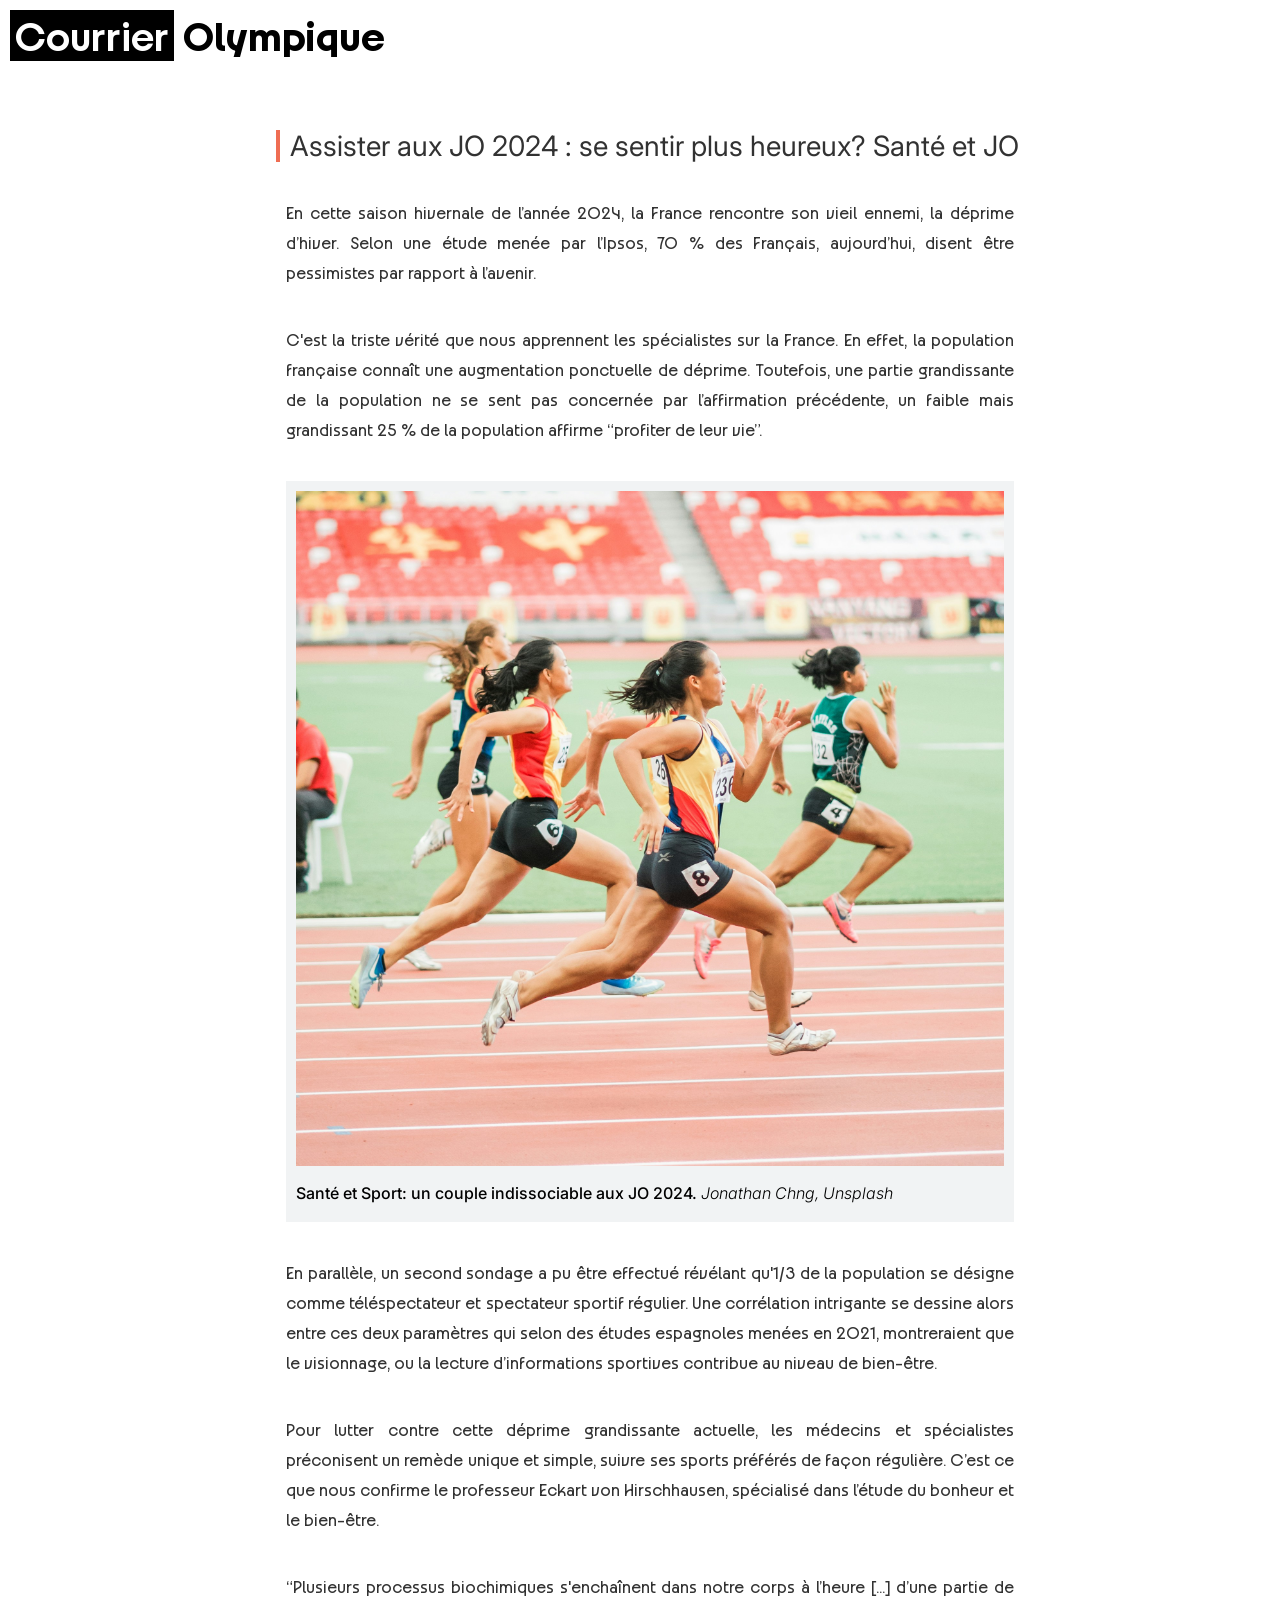
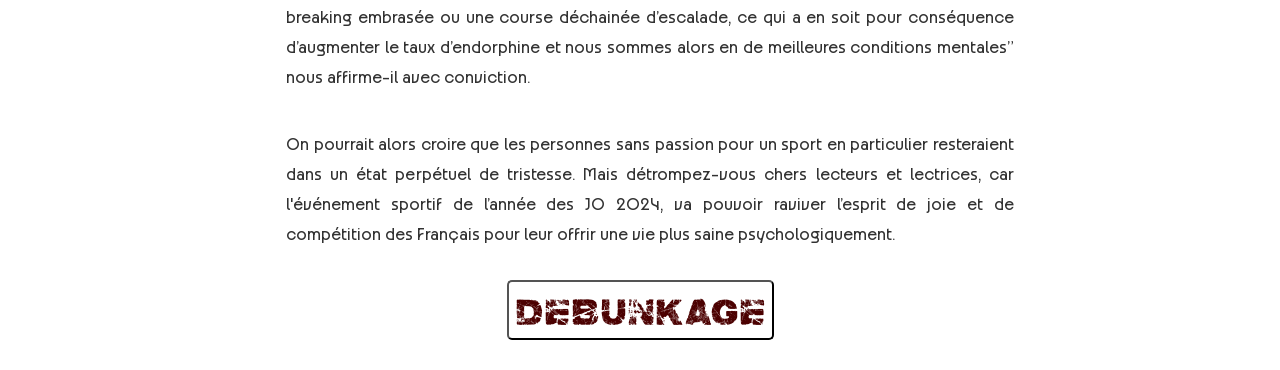
<file: articles/six.html>
<!DOCTYPE html>
<head>
    <link rel="stylesheet" type="text/css" href="articles.css">
    <title>JO_2024&times;LIEP</title>
    <link rel="icon" href="../image/placeholder.png">
    <script src="../script.js"></script>
</head>
<body>
    <section class="landing">
        <div class="topbar">
            <div class="title-wrapper" onclick="location.href='../index.html';">
                <h1 class="title"><mark>Courrier</mark> Olympique</h1>
            </div>
            <div class="off-screen-menu">
                <h1>Glossaire des biais</h1>
                <video class="video" style="display:none" poster="../image/thumbnail-cadrage.png" controls>
                    <source src="../image/Effet-cadrage.mp4" type="video/mp4">
                </video>
                <video class="video1" style="display:none" poster="../image/thumbnail-tache.png" controls>
                    <source src="../image/Tache-aveugle.mp4" type="video/mp4">
                </video>
                <video class="video2" style="display:none" poster="../image/thumbnail-selection.png" controls>
                    <source src="../image/Biais-selection.mp4" type="video/mp4">
                </video>
                <video class="video3" style="display:none" poster="../image/thumbnail-disponibilite.png" controls>
                    <source src="../image/Biais-disponibilite.mp4" type="video/mp4">
                </video>
                <video class="video4" style="display:none" poster="../image/thumbnail-cynisme.png" controls>
                    <source src="../image/Cynisme-naif.mp4" type="video/mp4">
                </video>
                <video class="video5" style="display:none" poster="../image/thumbnail-ancrage.png" controls>
                    <source src="../image/Biais-ancrage.mp4" type="video/mp4">
                </video>
            </div>
            <div class="ham-menu">
                <img src="../image/clapperboard.png" class="vidicon">
                <h1 class="ham-menu-text">Glossaire des biais!</h1>
            </div>
        </div>
    </section>
    <div id="homescreen">
        <section class="article">
            <h1 class="headline">Assister aux JO 2024 : se sentir plus heureux? Sant&eacute; et JO</h1>
            <p class="cont_article">
                En cette saison hivernale de l&rsquo;ann&eacute;e 2024, la France rencontre son vieil ennemi, la d&eacute;prime
                d&rsquo;hiver. Selon une &eacute;tude men&eacute;e par l&rsquo;Ipsos, 70 % des Fran&ccedil;ais, aujourd&rsquo;hui, disent &ecirc;tre
                pessimistes par rapport &agrave; l&rsquo;avenir.
            </p>
            <div class="cont_debunk" id="debunk">
                <div class="debunk-logo-text">
                <img src="../image/exclamation-sign.png" class="exclamation">
                <p class="debunk-Title">DEBUNKAGE</p>
                </div>
                <p class="text_debunk">Information manipul&eacute;e puisqu&rsquo;elle n&rsquo;a aucun lien avec le fait de d&eacute;primer, elle montre que les Fran&ccedil;ais sont
                inquiets pour l&rsquo;avenir de la politique fran&ccedil;aise, le changement climatique, etc. mais en aucun cas ne r&eacute;v&egrave;le
                un sentiment de tristesse. D&rsquo;autant plus que la &ldquo;d&eacute;prime&rdquo; n&rsquo;est absolument pas un terme scientifique pour
                d&eacute;crire un &eacute;tat psychologique.</p>
            </div>
            <p class="cont_article">
                C'est la triste v&eacute;rit&eacute; que nous apprennent les sp&eacute;cialistes sur la France. En effet, la
                population fran&ccedil;aise conna&icirc;t une augmentation ponctuelle de d&eacute;prime. Toutefois, une partie
                grandissante de la population ne se sent pas concern&eacute;e par l&rsquo;affirmation pr&eacute;c&eacute;dente, un
                faible mais grandissant 25 % de la population affirme &ldquo;profiter de leur vie&rdquo;.
            </p>
            <div class="cont_debunk" id="debunk1">
                <div class="debunk-logo-text">
                <img src="../image/exclamation-sign.png" class="exclamation">
                <p class="debunk-Title">DEBUNKAGE</p>
                </div>
                <p class="text_debunk">L&rsquo;information est puis&eacute;e dans un &eacute;chantillon concernant les personnes de plus de 70 ans, donc uniquement
                une part restreinte de la population fran&ccedil;aise. Cette manipulation correspond &agrave; un biais de s&eacute;lection.
                </p>
            </div>
            <div class="article-img-box">
                <img src="../image/Sante-article-img-1.jpg" class="article-img">
                <h1>Sant&eacute; et Sport: un couple indissociable aux JO 2024. <span>Jonathan Chng, Unsplash</span></h1>
            </div>
            <p class="cont_article">
                En parall&egrave;le, un second sondage a pu &ecirc;tre effectu&eacute; r&eacute;v&eacute;lant qu'1/3 de la population se
                d&eacute;signe comme t&eacute;l&eacute;spectateur et spectateur sportif r&eacute;gulier. Une corr&eacute;lation intrigante se
                dessine alors entre ces deux param&egrave;tres qui selon des &eacute;tudes espagnoles men&eacute;es en 2021,
                montreraient que le visionnage, ou la lecture d&rsquo;informations sportives contribue au niveau de
                bien-&ecirc;tre.
            </p>
            <div class="cont_debunk" id="debunk2">
                <div class="debunk-logo-text">
                <img src="../image/exclamation-sign.png" class="exclamation">
                <p class="debunk-Title">DEBUNKAGE</p>
                </div>
                <p class="text_debunk">Bien que l'&eacute;tude est r&eacute;elle, la donn&eacute;e d'1/3 ne mentionne pas que parmi les t&eacute;l&eacute;spectateurs un certain nombre
                pratique aussi une activit&eacute; sportive r&eacute;guli&egrave;re ce qui semble une explication plus plausible au fait que ces gens
                soient heureux.
                </p>
            </div>
            <p class="cont_article">
                Pour lutter contre cette d&eacute;prime grandissante actuelle, les m&eacute;decins et sp&eacute;cialistes
                pr&eacute;conisent un rem&egrave;de unique et simple, suivre ses sports pr&eacute;f&eacute;r&eacute;s de fa&ccedil;on r&eacute;guli&egrave;re.
                C&rsquo;est ce que nous confirme le professeur Eckart von Hirschhausen, sp&eacute;cialis&eacute; dans l&rsquo;&eacute;tude
                du bonheur et le bien-&ecirc;tre.
            </p>
            <div class="cont_debunk" id="debunk3">
                <div class="debunk-logo-text">
                <img src="../image/exclamation-sign.png" class="exclamation">
                <p class="debunk-Title">DEBUNKAGE</p>
                </div>
                <p class="text_debunk">Le &ldquo;Professeur&rdquo; Eckart von Hirschhausen est, en premier lieu, pr&eacute;sentateur TV et se revendique &ldquo;sp&eacute;cialiste du
                bonheur&rdquo; ce qui correspond &agrave; du charlatanisme puisque ce n&rsquo;est absolument pas un titre ou une
                qualification m&eacute;dicale. Il s'agit d'une forme d'argument d&rsquo;autorit&eacute;.
                </p>
            </div>
            <p class="cont_article">
                &ldquo;Plusieurs processus biochimiques s'encha&icirc;nent dans notre corps &agrave; l&rsquo;heure [...] d&rsquo;une partie
                de breaking embras&eacute;e ou une course d&eacute;chain&eacute;e d&rsquo;escalade, ce qui a en soit pour
                cons&eacute;quence d&rsquo;augmenter le taux d&rsquo;endorphine et nous sommes alors en de meilleures
                conditions mentales&rdquo; nous affirme-il avec conviction.
            </p>
            <div class="cont_debunk" id="debunk4">
                <div class="debunk-logo-text">
                <img src="../image/exclamation-sign.png" class="exclamation">
                <p class="debunk-Title">DEBUNKAGE</p>
                </div>
                <p class="text_debunk">Le propos est trafiqu&eacute;. Dans la vraie citation, le professeur Hirschhausen mentionne le fait de pratiquer une activit&eacute; physique. Mais afin de
                rendre notre mensonge plus cr&eacute;dible, la partie de la citation mentionnant la pratique du sport a &eacute;t&eacute; omise laissant alors
                supposer que l&rsquo;on parle du fait d&rsquo;assister &agrave; un &eacute;v&egrave;nement sportif.
                </p>
            </div>
            <p class="cont_article">
                On pourrait alors croire que les personnes sans passion pour un sport en particulier
                resteraient dans un &eacute;tat perp&eacute;tuel de tristesse. Mais d&eacute;trompez-vous chers lecteurs et
                lectrices, car l'&eacute;v&eacute;nement sportif de l&rsquo;ann&eacute;e des JO 2024, va pouvoir raviver l&rsquo;esprit de joie et
                de comp&eacute;tition des Fran&ccedil;ais pour leur offrir une vie plus saine psychologiquement.
            </p>
            <button class="debunking-button" onclick="Debunk()">DEBUNKAGE</button>
        </section>
    </div>
</body>
</file>
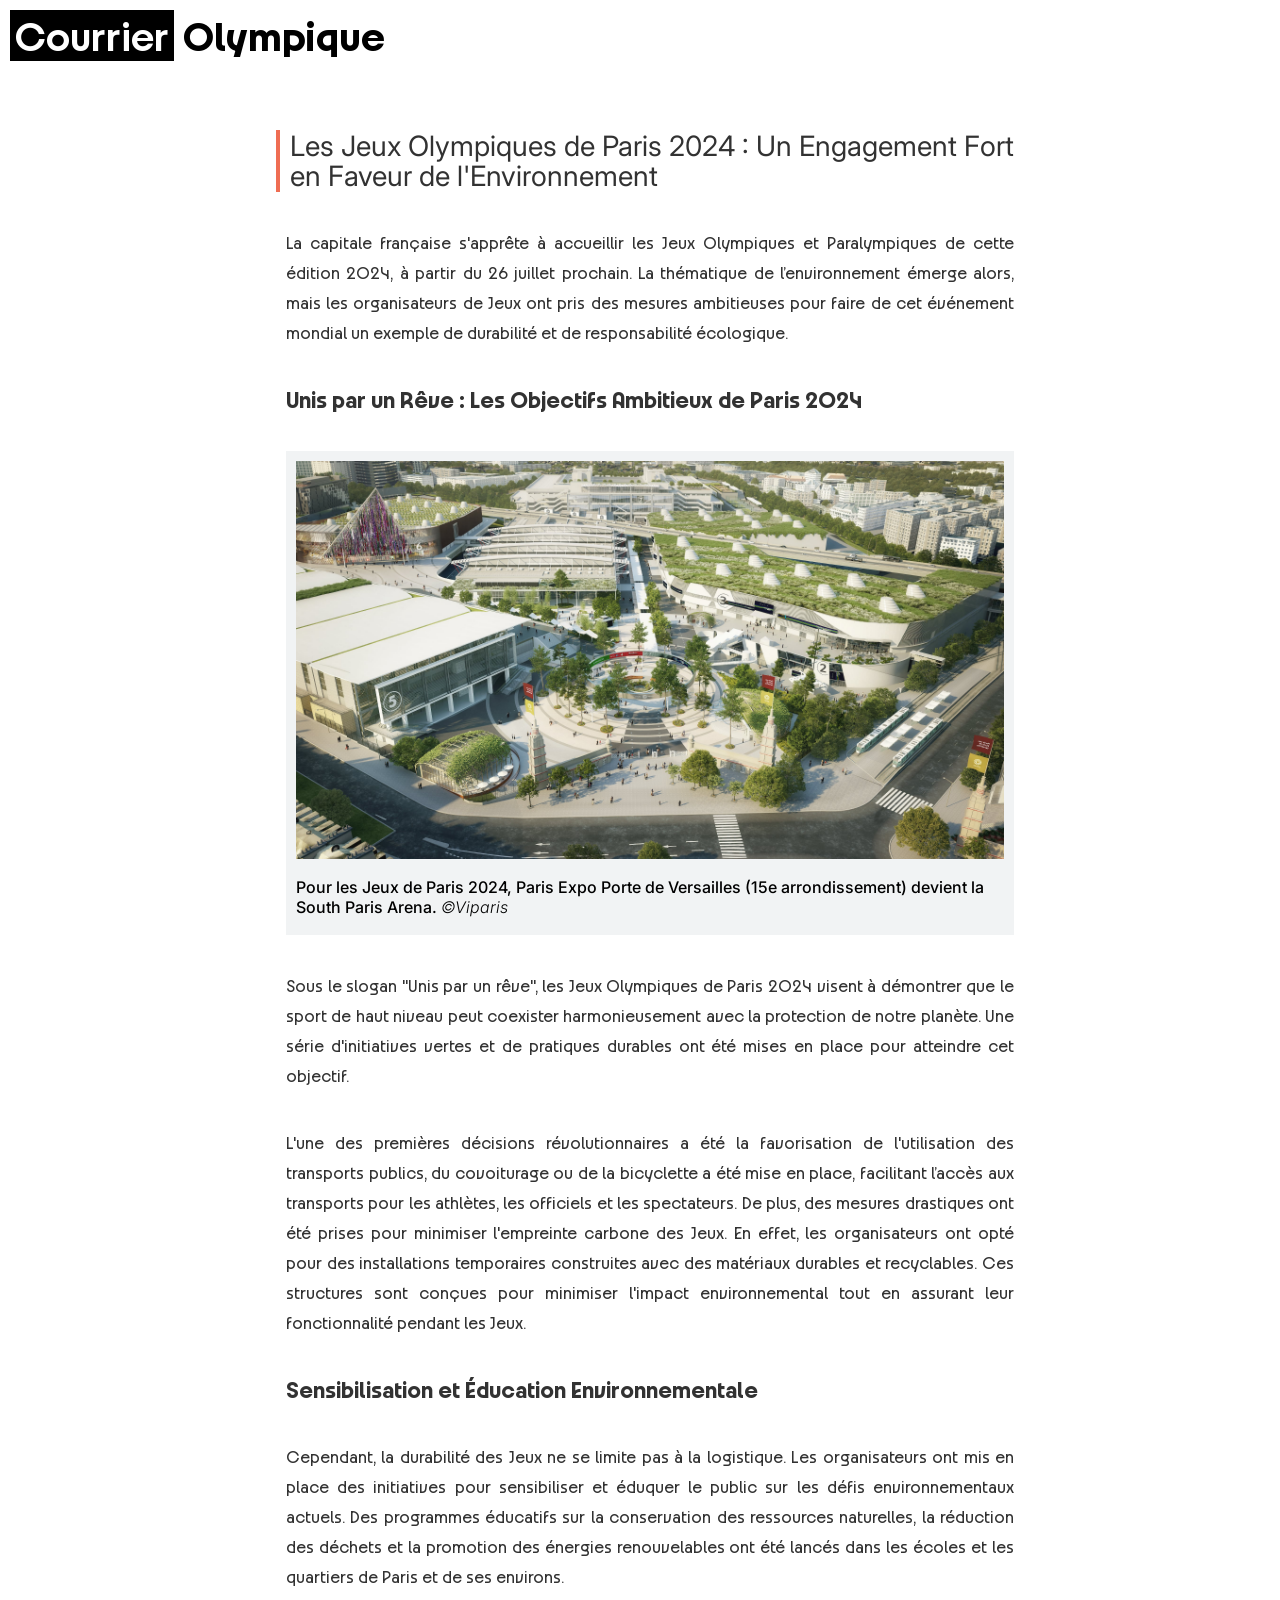
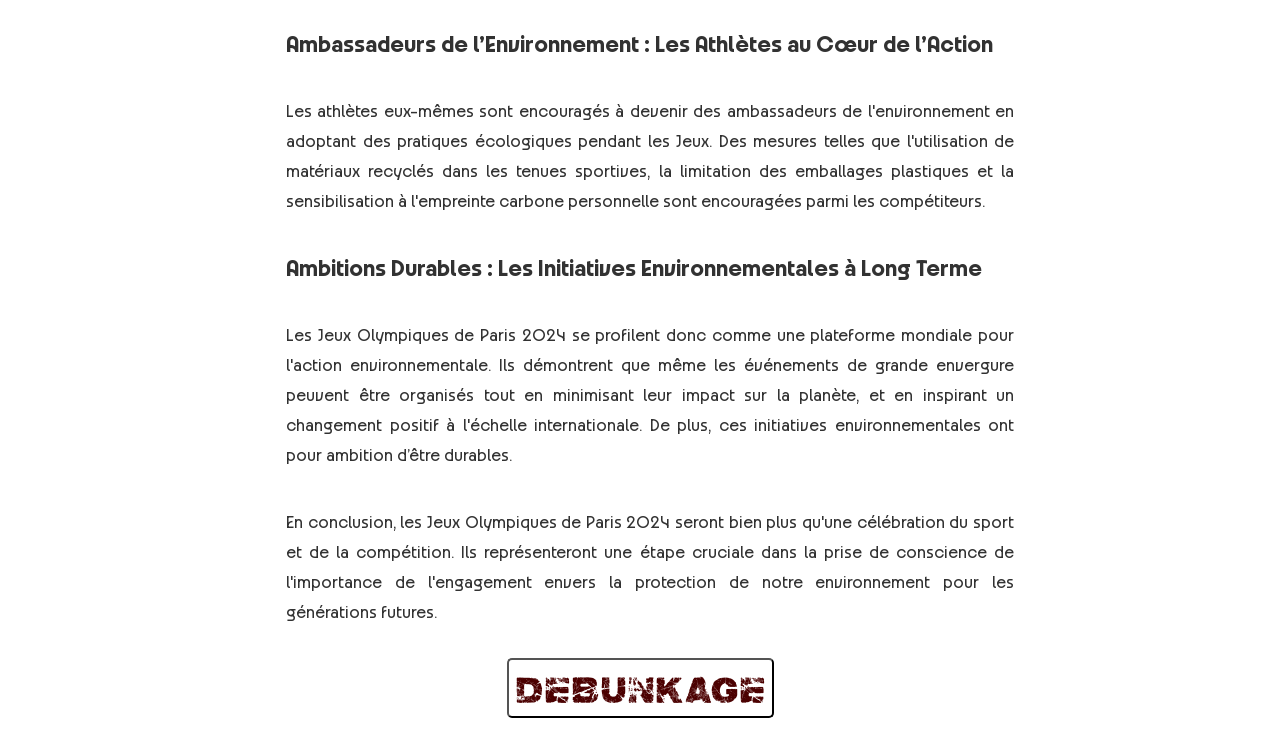
<file: articles/two.html>
<!DOCTYPE html>
<head>
    <link rel="stylesheet" type="text/css" href="articles.css">
    <title>JO_2024&times;LIEP</title>
    <link rel="icon" href="../image/placeholder.png">
    <script src="../script.js"></script>
</head>
<body>
    <section class="landing">
        <div class="topbar">
            <div class="title-wrapper" onclick="location.href='../index.html';">
                <h1 class="title"><mark>Courrier</mark> Olympique</h1>
            </div>
            <div class="off-screen-menu">
                <h1>Glossaire des biais</h1>
                <video class="video" style="display:none" poster="../image/thumbnail-cadrage.png" controls>
                    <source src="../image/Effet-cadrage.mp4" type="video/mp4">
                </video>
                <video class="video1" style="display:none" poster="../image/thumbnail-tache.png" controls>
                    <source src="../image/Tache-aveugle.mp4" type="video/mp4">
                </video>
                <video class="video2" style="display:none" poster="../image/thumbnail-selection.png" controls>
                    <source src="../image/Biais-selection.mp4" type="video/mp4">
                </video>
                <video class="video3" style="display:none" poster="../image/thumbnail-disponibilite.png" controls>
                    <source src="../image/Biais-disponibilite.mp4" type="video/mp4">
                </video>
                <video class="video4" style="display:none" poster="../image/thumbnail-cynisme.png" controls>
                    <source src="../image/Cynisme-naif.mp4" type="video/mp4">
                </video>
                <video class="video5" style="display:none" poster="../image/thumbnail-ancrage.png" controls>
                    <source src="../image/Biais-ancrage.mp4" type="video/mp4">
                </video>
            </div>
            <div class="ham-menu">
                <img src="../image/clapperboard.png" class="vidicon">
                <h1 class="ham-menu-text">Glossaire des biais!</h1>
            </div>
        </div>
    </section>
    <div id="homescreen">
        <section class="article">
            <h1 class="headline">Les Jeux Olympiques de Paris 2024 : Un Engagement Fort en Faveur de l'Environnement</h1>
                <p class="cont_article">La capitale fran&ccedil;aise s'appr&ecirc;te &agrave; accueillir les Jeux Olympiques et Paralympiques de cette
                    &eacute;dition 2024, &agrave; partir du 26 juillet prochain. La th&eacute;matique de l&rsquo;environnement &eacute;merge alors,
                    mais les organisateurs de Jeux ont pris des mesures ambitieuses pour faire de cet
                    &eacute;v&eacute;nement mondial un exemple de durabilit&eacute; et de responsabilit&eacute; &eacute;cologique.</p>
                <h2>Unis par un R&ecirc;ve : Les Objectifs Ambitieux de Paris 2024</h2>
                <div class="article-img-box">
                    <img src="../image/Environnement-article-img-1.jpg" class="article-img">
                    <h1>Pour les Jeux de Paris 2024, Paris Expo Porte de Versailles (15e arrondissement) devient la
                    South Paris Arena. <span>&copy;Viparis</span></h1>
                </div>
                <p class="cont_article">Sous le slogan &quot;Unis par un r&ecirc;ve&quot;, les Jeux Olympiques de Paris 2024 visent &agrave; d&eacute;montrer
                    que le sport de haut niveau peut coexister harmonieusement avec la protection de notre
                    plan&egrave;te. Une s&eacute;rie d'initiatives vertes et de pratiques durables ont &eacute;t&eacute; mises en place pour
                    atteindre cet objectif.</p>
                <p class="cont_article">L'une des premi&egrave;res d&eacute;cisions r&eacute;volutionnaires a &eacute;t&eacute; la favorisation de l'utilisation des
                    transports publics, du covoiturage ou de la bicyclette a &eacute;t&eacute; mise en place, facilitant l&rsquo;acc&egrave;s
                    aux transports pour les athl&egrave;tes, les officiels et les spectateurs. De plus, des mesures
                    drastiques ont &eacute;t&eacute; prises pour minimiser l'empreinte carbone des Jeux. En effet, les
                    organisateurs ont opt&eacute; pour des installations temporaires construites avec des mat&eacute;riaux
                    durables
                    et
                    recyclables.
                    Ces
                    structures
                    sont
                    con&ccedil;ues
                    pour
                    minimiser
                    l'impact
                    environnemental tout en assurant leur fonctionnalit&eacute; pendant les Jeux.</p>
                <h2>Sensibilisation et &Eacute;ducation Environnementale</h2>
                <p class="cont_article">Cependant, la durabilit&eacute; des Jeux ne se limite pas &agrave; la logistique. Les organisateurs ont mis
                    en place des initiatives pour sensibiliser et &eacute;duquer le public sur les d&eacute;fis environnementaux
                    actuels. Des programmes &eacute;ducatifs sur la conservation des ressources naturelles, la
                    r&eacute;duction des d&eacute;chets et la promotion des &eacute;nergies renouvelables ont &eacute;t&eacute; lanc&eacute;s dans les
                    &eacute;coles et les quartiers de Paris et de ses environs.</p>
                <h2>Ambassadeurs de l&rsquo;Environnement : Les Athl&egrave;tes au C&oelig;ur de l&rsquo;Action</h2>
                <p class="cont_article">Les athl&egrave;tes eux-m&ecirc;mes sont encourag&eacute;s &agrave; devenir des ambassadeurs de l'environnement
                    en adoptant des pratiques &eacute;cologiques pendant les Jeux. Des mesures telles que l'utilisation
                    de mat&eacute;riaux recycl&eacute;s dans les tenues sportives, la limitation des emballages plastiques et
                    la sensibilisation &agrave; l'empreinte carbone personnelle sont encourag&eacute;es parmi les comp&eacute;titeurs.</p>
                <h2>Ambitions Durables : Les Initiatives Environnementales &agrave; Long Terme</h2>
                <p class="cont_article">Les Jeux Olympiques de Paris 2024 se profilent donc comme une plateforme mondiale pour
                    l'action environnementale. Ils d&eacute;montrent que m&ecirc;me les &eacute;v&eacute;nements de grande envergure
                    peuvent &ecirc;tre organis&eacute;s tout en minimisant leur impact sur la plan&egrave;te, et en inspirant un
                    changement positif &agrave; l'&eacute;chelle internationale. De plus, ces initiatives environnementales ont
                    pour ambition d&rsquo;&ecirc;tre durables.</p>
                <p class="cont_article">En conclusion, les Jeux Olympiques de Paris 2024 seront bien plus qu'une c&eacute;l&eacute;bration du
                    sport et de la comp&eacute;tition. Ils repr&eacute;senteront une &eacute;tape cruciale dans la prise de conscience
                    de l'importance de l'engagement envers la protection de notre environnement pour les
                    g&eacute;n&eacute;rations futures.</p>
                <div class="cont_debunk" id="debunk">
                    <div class="debunk-logo-text">
                    <img src="../image/exclamation-sign.png" class="exclamation">
                    <p class="debunk-Title">DEBUNKAGE</p>
                    </div>
                    <p class="text_debunk">Il est crucial de rester conscient des pi&egrave;ges potentiels li&eacute;s &agrave; la communication environnementale, tels que le
                        greenwashing. Le greenwashing est une forme de publicit&eacute; dans laquelle les relations publiques vertes et le
                        marketing vert sont utilis&eacute;s de mani&egrave;re trompeuse pour persuader le public que les produits, les objectifs et
                        les politiques d'une organisation sont respectueux de l'environnement dans le but de masquer ses r&eacute;elles
                        pratiques environnementales.<br>
                        La communication des organisateurs Malgr&eacute; les ambitions affich&eacute;es par les organisateurs des Jeux
                        Olympiques de Paris 2024 en faveur de l'environnement, il est important de rester proche &agrave; la r&eacute;alit&eacute; des
                        progr&egrave;s accomplis.<br>
                        Tout d'abord, tous les &eacute;v&eacute;nements olympiques pr&eacute;c&eacute;dents ont eu un impact majeur sur l'environnement, et
                        les JO 2024 de Paris n'y feront pas exception, malgr&eacute; la communication des organisateurs d&eacute;clarant que ce
                        seront &quot;les JO les plus verts de l'histoire&quot;, avec une r&eacute;duction de moiti&eacute; des &eacute;missions de CO2 par rapport
                        aux JO d&rsquo;&eacute;t&eacute; pr&eacute;c&eacute;dents.<br>
                        Les organisateurs pr&eacute;voient un bilan carbone de 1,58 million de tonnes d&rsquo;&eacute;quivalent CO2. Soit deux fois
                        moins d&rsquo;&eacute;missions que les jeux de Londres en 2012 et Rio en 2016, qui ont chacun rejet&eacute; dans l&rsquo;atmosph&egrave;re
                        3,5 millions de tonnes d&rsquo;&eacute;quivalent CO2, et moins que les jeux de Tokyo de 2020, dont le bilan carbone s&rsquo;est
                        &eacute;tabli &agrave; 1,96 million de tonnes. Pourtant, les Jeux s&rsquo;&eacute;taient d&eacute;roul&eacute;s en pleine pand&eacute;mie de Covid et sans
                        spectateurs.<br>
                        De plus, la b&eacute;tonisation de grands espaces, avec tous les polluants que cela inclut repr&eacute;sente la mort de
                        nombreux espaces verts, avec notamment la b&eacute;tonisation de l'Aire des vents &agrave; Dugny (Seine-Saint-Denis)
                        pour la construction du village des m&eacute;dias ou encore la destruction des Jardins d'Aubervilliers
                        (Seine-Saint-Denis).<br>
                        De plus, les chantiers de construction vont &eacute;galement g&eacute;n&eacute;rer des probl&egrave;mes environnementaux d&ucirc; au fait
                        que le trafic double de volume avec les chantiers proche d&rsquo;une du Groupe scolaire Pleyel - Anatole France,
                        avec un trafic de 10.000 &agrave; 20.000 v&eacute;hicules par jour et donc une augmentation de la pollution
                        atmosph&eacute;rique et sonore.<br>
                        En r&eacute;sum&eacute;, il est important de rester vigilant quant aux objectifs des JO. Car ici les organisateurs des JO
                        utilisent un biais de s&eacute;lection et d'ancrage en utilisant seulement certaines avanc&eacute;es pr&eacute;cises concernant
                        l'environnement (utilisation r&eacute;duite de mati&egrave;res recycl&eacute;es) en oubliant les cons&eacute;quences &eacute;cologiques
                        catastrophiques des Jeux Olympique.</p>
                </div>
            <button class="debunking-button" onclick="Debunk()">DEBUNKAGE</button>    
        </section>
    </div>
</body>
</file>
<file: styles.css>
@import url('https://fonts.googleapis.com/css2?family=Oswald:wght@200..700&display=swap');
@import url('https://fonts.googleapis.com/css2?family=Inter:wght@100..900&display=swap');
@import url('https://fonts.googleapis.com/css2?family=Roboto:ital,wght@0,100;0,300;0,400;0,500;0,700;0,900;1,100;1,300;1,400;1,500;1,700;1,900&display=swap');
@font-face {
    font-family: LIEP;
    src: url(Paris2024-Variable.ttf);
}

body{
    margin:0;
    padding:0;
    overflow-x: hidden;
    background-color: #ffffff;
}

::-webkit-scrollbar {
    width: 6px;
}
  
  /* Track */
::-webkit-scrollbar-track {
    background-color: #ffffff;
    border-radius: 10px;
}
   
  /* Handle */
::-webkit-scrollbar-thumb {
    background: #c3c3c3; 
    border-radius: 10px;
    width:5px;
}
  
  /* Handle on hover */
::-webkit-scrollbar-thumb:hover {
    background: #b30000; 
}

span {
    text-decoration: underline;
    text-decoration-color:#B63D26;
    color:#B63D26;
}

.landing{
    height:100vh;
    overflow: hidden;
    margin-bottom:50px;
}
.landing-image > h1{
    font-family: Liep;
    text-align:end;
    margin-right:5vw;
    font-size:7em;
    line-height:70%;
    color:whitesmoke;
    margin-top:0;
    padding-top:20vh;
}

.button{
    background-color: transparent;
    border:solid white;
    border-width: 3px;
    border-radius: 100px;
    color:white;
    font-family: LIEP;
    font-size: 2.5em;
    padding-left:30px;
    padding-right:25px;
    padding-bottom:5px;
    margin-bottom:6vh;
    margin-top:-3%;
    float:right;
    margin-right:69px;
}

.button:hover{
    background-color: white;
    color:black;
    cursor:pointer;
}

.button:hover > img{
    -webkit-filter: invert(100%);
    filter: invert(100%);
}

.landing-image{
    height:100vh;
    background-image: linear-gradient(to right, #00000000, #000000e1), url('image/placeholder-v2.png');
}

.arrow{
    height:30px;
    transform: translateY(6px)
    translateX(6px);
    position:relative;
    z-index:0;
}

.title{
    position: relative;
    font-family: LIEP;
    font-size: calc(100vw/30);
    color: black;
    text-wrap: nowrap;
    margin-top: auto;
    margin-bottom: auto;
    margin-left:auto;
    margin-right:auto;
}

.title-wrapper{
    cursor:pointer;
}

.title > mark{
    text-decoration: none;
    font-weight: 600;
    color:white;
    background-color:black;
    padding-left:5px;
    padding-right:5px;
    font-family:LIEP;
}


.topbar{
    position:sticky;
    display:flex;
    width:100vw;
    height:10vh;
    background-color: white;
    overflow:hidden;
    margin-bottom:0;
    padding-top: 10px;
    padding-left: 10px;
}

/*.logos{
    display:flex;
}

.logoJO{
    margin:0;
    height:calc(100vw/20);
    width:auto;
    padding:5px;
    padding-top:10px;
}
.logoLIEP{
    margin:0;
    height:calc(100vw/20);
    width:auto;
    padding:10px;
}*/


.headline{
    font-family: "Inter", sans-serif;
    font-optical-sizing: auto;
    font-weight:400;
    font-style: normal;
    font-size:28px;
    font-variation-settings:
    "slnt" 0;
    margin-top:20px;
    padding-left:10px;
    margin-left:20px;
    line-height: 100%;
    color:black;
    opacity: 80%;
    border-left: 4px solid #ec4929;
    padding-bottom:1px;
    padding-top:1px;
}
.article{
    font-family: LIEP;
    background-color: #f1f3f4;
    width:95vw;
    height:100%;
    margin: auto;
    position: relative;
    border-radius: 20px;
    padding-top: 10px;
    margin-bottom:0px;
    padding-right:1vw;
    padding-bottom:10px;
}

.scroller{
    position:relative;
    overflow:hidden;
    overflow-y:scroll;
    overflow-x: hidden;
    height:65vh;
    min-width:99%;
    max-width:99%;
    margin-left: 10px;
}


.image{
    height:100px;
}

.wrapper1{
    padding-right:3px;
    justify-content: space-evenly;
    display:flex;
    flex-wrap: wrap;
    margin-bottom: 5px;
}

.wrapper2{
    padding-right:3px;
    display:flex;
    margin-bottom: 5px;
}

.wrapper3{
    padding-right:3px;
    justify-content: space-evenly;
    display:flex;
    flex-wrap: wrap;
    margin-bottom: 10px;
}

#id2{
    margin-right:6px;
    margin-left:6px;
}

.wrapper1 > div {
    display:inline-block;
    background-color: #ffffff;
    height:275px;
    border-radius: 20px;
    padding: 10px;
    overflow:hidden;
    color:black;
    text-align: center;
    font-family: "Roboto", sans-serif;
    font-weight: 700;
    font-style: normal;
    font-size: 0.75em;
    margin:auto;
    width:calc(100%/3 - 28px);
    cursor:pointer;
}

.wrapper2 > div {
    display:inline-block;
    background-color: #ffffff;
    height:fit-content;
    border-radius: 20px;
    padding: 10px;
    overflow:hidden;
    color:black;
    text-align: center;
    font-family: "Roboto", sans-serif;
    font-weight: 700;
    font-style: normal;
    font-size: 0.75em;
    margin:auto;
    width:calc(100% - 28px);
    cursor:pointer
}

.wrapper3 > div{
    display:inline-block;
    background-color: #ffffff;
    height:275px;
    border-radius: 20px;
    padding: 10px;
    overflow:hidden;
    color:black;
    text-align: center;
    font-family: "Roboto", sans-serif;
    font-weight: 700;
    font-style: normal;
    font-size: 0.75em;
    margin:auto;
    width:calc(100%/3 - 28px);
    cursor:pointer
}

.image {
    user-select: none;
    margin:auto;
    width: 100%;
    height: 175px;
    object-fit: cover;
    border-radius: 20px 20px 0 0;
}

#id5 .image{
    height:200px;
    object-fit: cover;
    object-position: center top;
}

#id6 .image{
    height:200px;
    object-fit: cover;
    object-position: center top;
}

#id7 .image{
    height:200px;
    object-fit: cover;
    object-position: center top;
}

.img-credit{
    position:relative;
}

.credits{
    position:absolute;
    bottom: 0px;
    right: 1px;
    font-size: 8px;
    color:white;
    opacity:50%;
    text-align: end;
    margin-right:5px;
    font-family: "Roboto", sans-serif;
}
.credits:hover{
    opacity:100%;
}

.bottom-credits{
    text-align:center; 
    font-size: 1em; 
    font-family:LIEP;
}

/******************************************************************* RESPONSIVE **************************************************************/
/* MOBILE */

@media (width<=1000px) {

    .landing-image{
        height:900px;
        background-repeat: no-repeat;
    }

    .landing{
        height:fit-content;
    }

    .topbar-image-wrapper{
        overflow:hidden;
        max-height: 100vh;
        height:fit-content;
        width:100vw;
    }
    
    .title-image-wrapper{
        position: relative;
        display: flex;
        justify-content: center;
        align-items: center;
        margin-top: -5%;
        margin-bottom: -5%;
        margin-left: auto;
        margin-right: auto;
        text-wrap:nowrap;
    }
    
    .title{
        position: relative;
        font-family: LIEP;
        font-size: 2.68em;
        color: black;
        text-wrap: nowrap;
        margin-top: auto;
        margin-bottom: auto;
        margin-left:auto;
        margin-right:auto;
    }

    .topbar{
        position:sticky;
        display:flex;
        width:100vw;
        height:fit-content;
        background-color: white;
        overflow:hidden;
        margin-bottom:10px;
        padding-top: 10px;
        padding-left: 10px;
    }
    
    .headline{
        font-size: 50px;
        font-family: "Inter", sans-serif;
        font-optical-sizing: auto;
        font-weight:400;
        font-style: normal;
        font-variation-settings:
        "slnt" 0;
        margin-top:20px;
        padding-left:10px;
        margin-left:20px;
        line-height: 100%;
        color:black;
        opacity: 80%;
        border-left: 4px solid #c03e23;
        padding-bottom:1px;
        padding-top:1px;
    }

    .article{
        font-family: LIEP;
        background-color: #f1f3f4;
        width:95vw;
        height:100%;
        margin: auto;
        position: relative;
        border-radius: 20px;
        padding-top: 10px;
        margin-bottom:0px;
        padding-right:2.5vw;
        padding-bottom:10px;
    }
    
    .scroller{
        position:relative;
        overflow:hidden;
        overflow-y:scroll;
        overflow-x: hidden;
        height:60vh;
        min-width:99%;
        max-width:99%;
        padding:10px;
    }

    .wrapper1 > div {
        background-color: #ffffff;
        height:fit-content;
        border-radius: 20px;
        padding: 10px;
        overflow:hidden;
        color:black;
        text-align: center;
        font-family: "Roboto", sans-serif;
        font-weight: 700;
        font-style: normal;
        font-size: 1.5em;
        width:100%;
    }

    .wrapper2 > div{
        height:fit-content;
        font-size: 1.5em;
    }

    .wrapper3 > div{
        height:fit-content;
        font-size: 1.5em;
    }
    
    .image{
        height:100px;
    }
    
    .article #id1, #id2, #id3, #id4, #id5, #id6, #id7{
        user-select: none;
        width: 100%;
        object-fit: cover;
        padding: 10px;
        margin:0;
        margin-top:10px;
    }
    
    .image {
        user-select: none;
        margin:auto;
        width: 100%;
        object-fit: cover;
        border-radius: 20px 20px 0 0;
    }

    #id1 .image{
        margin:auto;
        user-select: none;
        width: 100%;
        height: 37vw;
        object-fit: cover;
    }
    #id2 .image{
        margin:auto;
        user-select: none;
        width: 100%;
        height: 37vw;
        object-fit: cover;
    }
    #id3 .image{
        margin:auto;
        user-select: none;
        width: 100%;
        height: 37vw;
        object-fit: cover;
    }

    #id4 .image{
        margin:auto;
        user-select: none;
        width: 100%;
        height: 37vw;
        object-fit: cover;
    }

    #id5 .image{
        margin:auto;
        user-select: none;
        width: 100%;
        height: 37vw;
        object-fit: cover;
        object-position: center top;
    }
    #id6 .image{
        margin:auto;
        user-select: none;
        width: 100%;
        height: 37vw;
        object-fit: cover;
    }

    #id7 .image{
        margin:auto;
        user-select: none;
        width: 100%;
        height: 37vw;
        object-fit: cover;
    }

    .bottom-credits{
        font-size: 2.3em;
    }
}
</file>
<file: articles.css>
@import url('https://fonts.googleapis.com/css2?family=Oswald:wght@200..700&display=swap');
@import url('https://fonts.googleapis.com/css2?family=Inter:wght@100..900&display=swap');
@import url('https://fonts.googleapis.com/css2?family=Roboto:ital,wght@0,100;0,300;0,400;0,500;0,700;0,900;1,100;1,300;1,400;1,500;1,700;1,900&display=swap');
@font-face {
    font-family: LIEP;
    src: url(Paris2024-Variable.ttf);
}

@font-face {
    font-family: WORN;
    src: url(GroovedPersonalUseRegular-9Y350.ttf);
}

body{
    margin:0;
    padding:0;
    overflow-x: hidden;
    background-color: #ffffff;
}

::-webkit-scrollbar {
    width: 6px;
}
  
  /* Track */
::-webkit-scrollbar-track {
    background-color: #ffffff;
    border-radius: 10px;
}
   
  /* Handle */
::-webkit-scrollbar-thumb {
    background: #c3c3c3; 
    border-radius: 10px;
    width:5px;
}
  
  /* Handle on hover */
::-webkit-scrollbar-thumb:hover {
    background: #b30000; 
}

.arrow{
    content: "\27A3";
}

span {
    font-weight: 300;
    font-style: italic;
}

.title{
    position: relative;
    font-family: LIEP;
    font-size: calc(100vw/30);
    color: black;
    text-wrap: nowrap;
    margin-top: auto;
    margin-bottom: auto;
    margin-left:auto;
    margin-right:auto;
}

.title-wrapper{
    cursor:pointer;
}

.title > mark{
    text-decoration: none;
    font-weight: 600;
    color:white;
    background-color:black;
    padding-left:5px;
    padding-right:5px;
    font-family:LIEP;
}


.topbar{
    position:sticky;
    display:flex;
    width:100vw;
    height:10vh;
    background-color: white;
    overflow:hidden;
    margin-bottom:0;
    padding-top: 10px;
    padding-left: 10px;
}


/*********************/

.article{
    font-family: LIEP;
    background-color: white;
    width:60vw;
    height:100%;
    margin: auto;
    position: relative;
    border-radius: 20px;
    padding-top: 10px;
    z-index:0;
}
.landing{
    position:relative;
    z-index:2;
}

[class*="video"]{
    width:100%;
    position:relative;
    margin-bottom:10px;
}

.headline{
    font-family: "Inter", sans-serif;
    font-optical-sizing: auto;
    font-weight:400;
    font-style: normal;
    font-size:28px;
    font-variation-settings:
    "slnt" 0;
    margin-top:20px;
    padding-left:10px;
    margin-left:20px;
    line-height: 30px;
    color:black;
    opacity: 80%;
    border-left: 4px solid #ec4929;
    padding-bottom:1px;
    padding-top:1px;
}

h2{
    font-variation-settings:
    "slnt" 0;
    margin-top:35px;
    padding-left:10px;
    margin-left:20px;
    line-height: 30px;
    color:black;
    opacity: 80%;
    padding-bottom:1px;
    padding-top:1px;
}

.cont_article{
    font-variation-settings:
    "slnt" 0;
    margin-top:35px;
    padding-left:10px;
    margin-left:20px;
    line-height: 30px;
    color:black;
    opacity: 80%;
    padding-bottom:1px;
    padding-top:1px;
    padding-right: 10px;
    text-align:justify;
    font-size: large;
}

.cont_debunk{
    font-variation-settings:
    "slnt" 0;
    margin-top:35px;
    margin-right:5vw;
    margin-left:5vw;
    padding-left:20px;
    padding-right:20px;
    line-height: 30px;
    color:black;
    opacity: 80%;
    padding-bottom:1px;
    padding-top:1px;
    background-color:#f1f3f4;
    display:none;
    font-size:large;
}

.article-img-box{
    position:relative;
    margin-top:35px;
    margin-left:30px;
    margin-right:10px;
    padding-left:10px;
    padding-right:10px;
    padding-bottom:5px;
    padding-top:10px;
    background-color:#f1f3f4;
}

.article-img{
    width:100%;
    max-height: 75vh;
    object-fit: cover;
}

.article-img-box > h1{
    font-size: 1em;
    font-weight: 500;
    text-align: left;
    font-family: "Inter", sans-serif;
}

.debunk-logo-text{
    margin-top:auto;
    margin-bottom:auto;
    margin-left:auto;
    margin-right:auto;
    padding-right: auto;
    padding-left:auto;
}

.debunk-Title{
    font-family:WORN;
    text-align:center;
    margin-top:0;
    color:rgb(75, 0, 0);
}
.exclamation{
    margin-left:auto;
    margin-right:auto;
    width:30px;
    display:block;
    margin-top:10px;
}

.debunking-button{
    margin-top:30px;
    margin-bottom:30px;
    font-family: WORN;
    display:block;
    margin-right:auto;
    margin-left:auto;
    color:rgb(75, 0, 0);
    font-size: 3em;
    background-color:transparent;
    padding-bottom:8px;
    line-height: 100%;
    padding-top: 0px;
    cursor: pointer;
    border-radius: 5px;
}

.text_debunk{
    margin-bottom:20px;
    text-align:center;
}


.off-screen-menu {
    background-color:  rgb(34, 37, 49);
    height: 100vh;
    width: 100%;
    max-width: 450px;
    position: fixed;
    top: 0;
    right: -470px;
    color:white;
    font-family: LIEP;
    text-transform: uppercase;
    justify-content: top;
    text-align: start;
    font-size: 1rem;
    transition: .3s ease;
    overflow-y: scroll;
    padding-left: 10px;
    padding-right: 10px;
}
.off-screen-menu.active {
    right: 0;
}

.vidicon{
    height: 50px;
    width: 50px;
    position: fixed;
    right:0%;
    margin-right:20px;
    z-index: 1;
}

.ham-menu {
    position: relative;
    display: inline-block;
    visibility: hidden;
}

.ham-menu .ham-menu-text {
    width: 120px;
    color:#f1f3f4;
    background-color: black;
    text-align: center;
    padding: 5px 0;
    border-radius: 6px;
    top: -5px;
    right:0%;
    margin-right:75px;
    position: fixed;
    z-index: -999;
    font-family: LIEP;
    font-size:1.5em;
  }

.ham-menu .ham-menu-text::after {
    content: " ";
    position: absolute;
    top: 25%;
    left: 100%;
    margin-top: -5px;
    border-width: 5px;
    border-style: solid;
    border-color: transparent transparent transparent black;
}



/********************************************************************RESPONSIVE********************************************************************/


@media (width<=1000px) {
    .article{
        width:80vw;
    }
    .headline{
        font-family: "Inter", sans-serif;
        font-optical-sizing: auto;
        font-weight:300;
        font-style: normal;
        font-size:28px;
        font-variation-settings:
        "slnt" 0;
        margin-top:20px;
        padding-left:10px;
        margin-left:auto;
        margin-right:auto;
        line-height: 30px;
        color:black;
        opacity: 80%;
        border-left: 4px solid #ec4929;
        padding-bottom:1px;
        padding-top:1px;
        font-size:2.5em;
        line-height: 100%;
        width:85vw;
    }
    
        
    .cont_debunk{
        font-variation-settings:
        "slnt" 0;
        margin-top:35px;
        padding-left:70px;
        padding-right: 70px;
        line-height: 30px;
        color:black;
        opacity: 80%;
        padding-bottom:1px;
        padding-top:1px;
        font-size: 2.5em;
        line-height: 100%;
    }

    .cont_article{
        font-size:2.5em;
        line-height:100%;
    }

    .article-img-box > h1{
        font-size:2em;
    }

    h2{
        font-size:2.5em;
    }

    h1{
        font-size:2.5em;
    }

    .ham-menu-text{
        font-size:1.5em;
    }

    .topbar{
        height:100%;
        margin-bottom: 20px;
    }
    .ham-menu{
        height:60px;
        width:50px;
    }
}
</file>
<file: articles/articles.css>
@import url('https://fonts.googleapis.com/css2?family=Oswald:wght@200..700&display=swap');
@import url('https://fonts.googleapis.com/css2?family=Inter:wght@100..900&display=swap');
@import url('https://fonts.googleapis.com/css2?family=Roboto:ital,wght@0,100;0,300;0,400;0,500;0,700;0,900;1,100;1,300;1,400;1,500;1,700;1,900&display=swap');
@font-face {
    font-family: LIEP;
    src: url(../Paris2024-Variable.ttf);
}

@font-face {
    font-family: WORN;
    src: url(../GroovedPersonalUseRegular-9Y350.ttf);
}

body{
    margin:0;
    padding:0;
    overflow-x: hidden;
    background-color: #ffffff;
}

::-webkit-scrollbar {
    width: 6px;
}
  
  /* Track */
::-webkit-scrollbar-track {
    background-color: #ffffff;
    border-radius: 10px;
}
   
  /* Handle */
::-webkit-scrollbar-thumb {
    background: #c3c3c3; 
    border-radius: 10px;
    width:5px;
}
  
  /* Handle on hover */
::-webkit-scrollbar-thumb:hover {
    background: #b30000; 
}

.arrow{
    content: "\27A3";
}

span {
    font-weight: 300;
    font-style: italic;
}

.title{
    position: relative;
    font-family: LIEP;
    font-size: calc(100vw/30);
    color: black;
    text-wrap: nowrap;
    margin-top: auto;
    margin-bottom: auto;
    margin-left:auto;
    margin-right:auto;
}

.title-wrapper{
    cursor:pointer;
}

.title > mark{
    text-decoration: none;
    font-weight: 600;
    color:white;
    background-color:black;
    padding-left:5px;
    padding-right:5px;
    font-family:LIEP;
}


.topbar{
    position:sticky;
    display:flex;
    width:100vw;
    height:10vh;
    background-color: white;
    overflow:hidden;
    margin-bottom:0;
    padding-top: 10px;
    padding-left: 10px;
}


/*********************/

.article{
    font-family: LIEP;
    background-color: white;
    width:60vw;
    height:100%;
    margin: auto;
    position: relative;
    border-radius: 20px;
    padding-top: 10px;
    z-index:0;
}
.landing{
    position:relative;
    z-index:2;
}

[class*="video"]{
    width:100%;
    position:relative;
    margin-bottom:10px;
}

.headline{
    font-family: "Inter", sans-serif;
    font-optical-sizing: auto;
    font-weight:400;
    font-style: normal;
    font-size:28px;
    font-variation-settings:
    "slnt" 0;
    margin-top:20px;
    padding-left:10px;
    margin-left:20px;
    line-height: 30px;
    color:black;
    opacity: 80%;
    border-left: 4px solid #ec4929;
    padding-bottom:1px;
    padding-top:1px;
}

h2{
    font-variation-settings:
    "slnt" 0;
    margin-top:35px;
    padding-left:10px;
    margin-left:20px;
    line-height: 30px;
    color:black;
    opacity: 80%;
    padding-bottom:1px;
    padding-top:1px;
}

.cont_article{
    font-variation-settings:
    "slnt" 0;
    margin-top:35px;
    padding-left:10px;
    margin-left:20px;
    line-height: 30px;
    color:black;
    opacity: 80%;
    padding-bottom:1px;
    padding-top:1px;
    padding-right: 10px;
    text-align:justify;
    font-size: large;
}

.cont_debunk{
    font-variation-settings:
    "slnt" 0;
    margin-top:35px;
    margin-right:5vw;
    margin-left:5vw;
    padding-left:20px;
    padding-right:20px;
    line-height: 30px;
    color:black;
    opacity: 80%;
    padding-bottom:1px;
    padding-top:1px;
    background-color:#f1f3f4;
    display:none;
    font-size:large;
}

.article-img-box{
    position:relative;
    margin-top:35px;
    margin-left:30px;
    margin-right:10px;
    padding-left:10px;
    padding-right:10px;
    padding-bottom:5px;
    padding-top:10px;
    background-color:#f1f3f4;
}

.article-img{
    width:100%;
    max-height: 75vh;
    object-fit: cover;
}

.article-img-box > h1{
    font-size: 1em;
    font-weight: 500;
    text-align: left;
    font-family: "Inter", sans-serif;
}

.debunk-logo-text{
    margin-top:auto;
    margin-bottom:auto;
    margin-left:auto;
    margin-right:auto;
    padding-right: auto;
    padding-left:auto;
}

.debunk-Title{
    font-family:WORN;
    text-align:center;
    margin-top:0;
    color:rgb(75, 0, 0);
}
.exclamation{
    margin-left:auto;
    margin-right:auto;
    width:30px;
    display:block;
    margin-top:10px;
}

.debunking-button{
    margin-top:30px;
    margin-bottom:30px;
    font-family: WORN;
    display:block;
    margin-right:auto;
    margin-left:auto;
    color:rgb(75, 0, 0);
    font-size: 3em;
    background-color:transparent;
    padding-bottom:8px;
    line-height: 100%;
    padding-top: 0px;
    cursor: pointer;
    border-radius: 5px;
}

.text_debunk{
    margin-bottom:20px;
    text-align:center;
}


.off-screen-menu {
    background-color:  rgb(34, 37, 49);
    height: 100vh;
    width: 100%;
    max-width: 450px;
    position: fixed;
    top: 0;
    right: -470px;
    color:white;
    font-family: LIEP;
    text-transform: uppercase;
    justify-content: top;
    text-align: start;
    font-size: 1rem;
    transition: .3s ease;
    overflow-y: scroll;
    padding-left: 10px;
    padding-right: 10px;
}
.off-screen-menu.active {
    right: 0;
}

.vidicon{
    height: 50px;
    width: 50px;
    position: fixed;
    right:0%;
    margin-right:20px;
    z-index: 1;
}

.ham-menu {
    position: relative;
    display: inline-block;
    visibility: hidden;
}

.ham-menu .ham-menu-text {
    width: 120px;
    color:#f1f3f4;
    background-color: black;
    text-align: center;
    padding: 5px 0;
    border-radius: 6px;
    top: -5px;
    right:0%;
    margin-right:75px;
    position: fixed;
    z-index: -999;
    font-family: LIEP;
    font-size:1.5em;
  }

.ham-menu .ham-menu-text::after {
    content: " ";
    position: absolute;
    top: 25%;
    left: 100%;
    margin-top: -5px;
    border-width: 5px;
    border-style: solid;
    border-color: transparent transparent transparent black;
}



/********************************************************************RESPONSIVE********************************************************************/


@media (width<=1000px) {
    .article{
        width:80vw;
    }
    .headline{
        font-family: "Inter", sans-serif;
        font-optical-sizing: auto;
        font-weight:300;
        font-style: normal;
        font-size:28px;
        font-variation-settings:
        "slnt" 0;
        margin-top:20px;
        padding-left:10px;
        margin-left:auto;
        margin-right:auto;
        line-height: 30px;
        color:black;
        opacity: 80%;
        border-left: 4px solid #ec4929;
        padding-bottom:1px;
        padding-top:1px;
        font-size:2.5em;
        line-height: 100%;
        width:85vw;
    }
    
        
    .cont_debunk{
        font-variation-settings:
        "slnt" 0;
        margin-top:35px;
        padding-left:70px;
        padding-right: 70px;
        line-height: 30px;
        color:black;
        opacity: 80%;
        padding-bottom:1px;
        padding-top:1px;
        font-size: 2.5em;
        line-height: 100%;
    }

    .cont_article{
        font-size:2.5em;
        line-height:100%;
    }

    .article-img-box > h1{
        font-size:2em;
    }

    h2{
        font-size:2.5em;
    }

    h1{
        font-size:2.5em;
    }

    .ham-menu-text{
        font-size:1.5em;
    }

    .topbar{
        height:100%;
        margin-bottom: 20px;
    }
    .ham-menu{
        height:60px;
        width:50px;
    }
}
</file>
